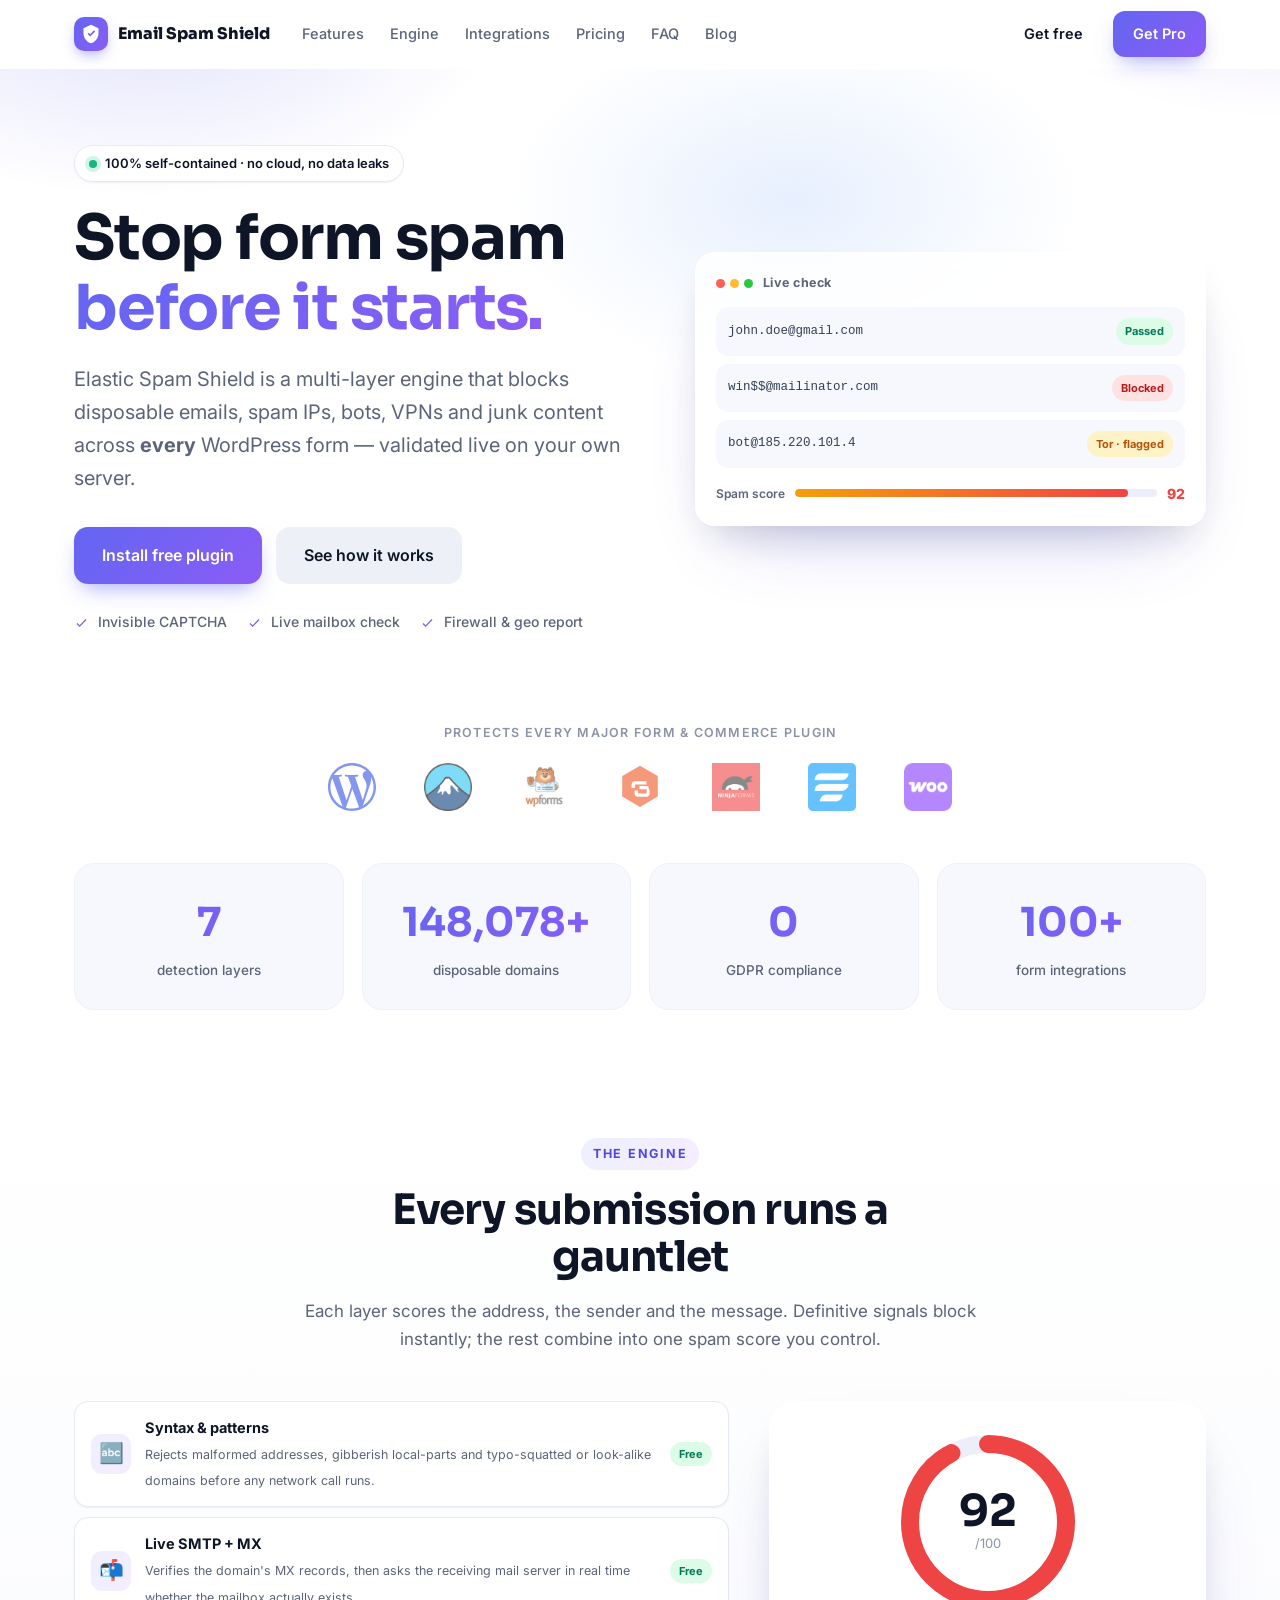
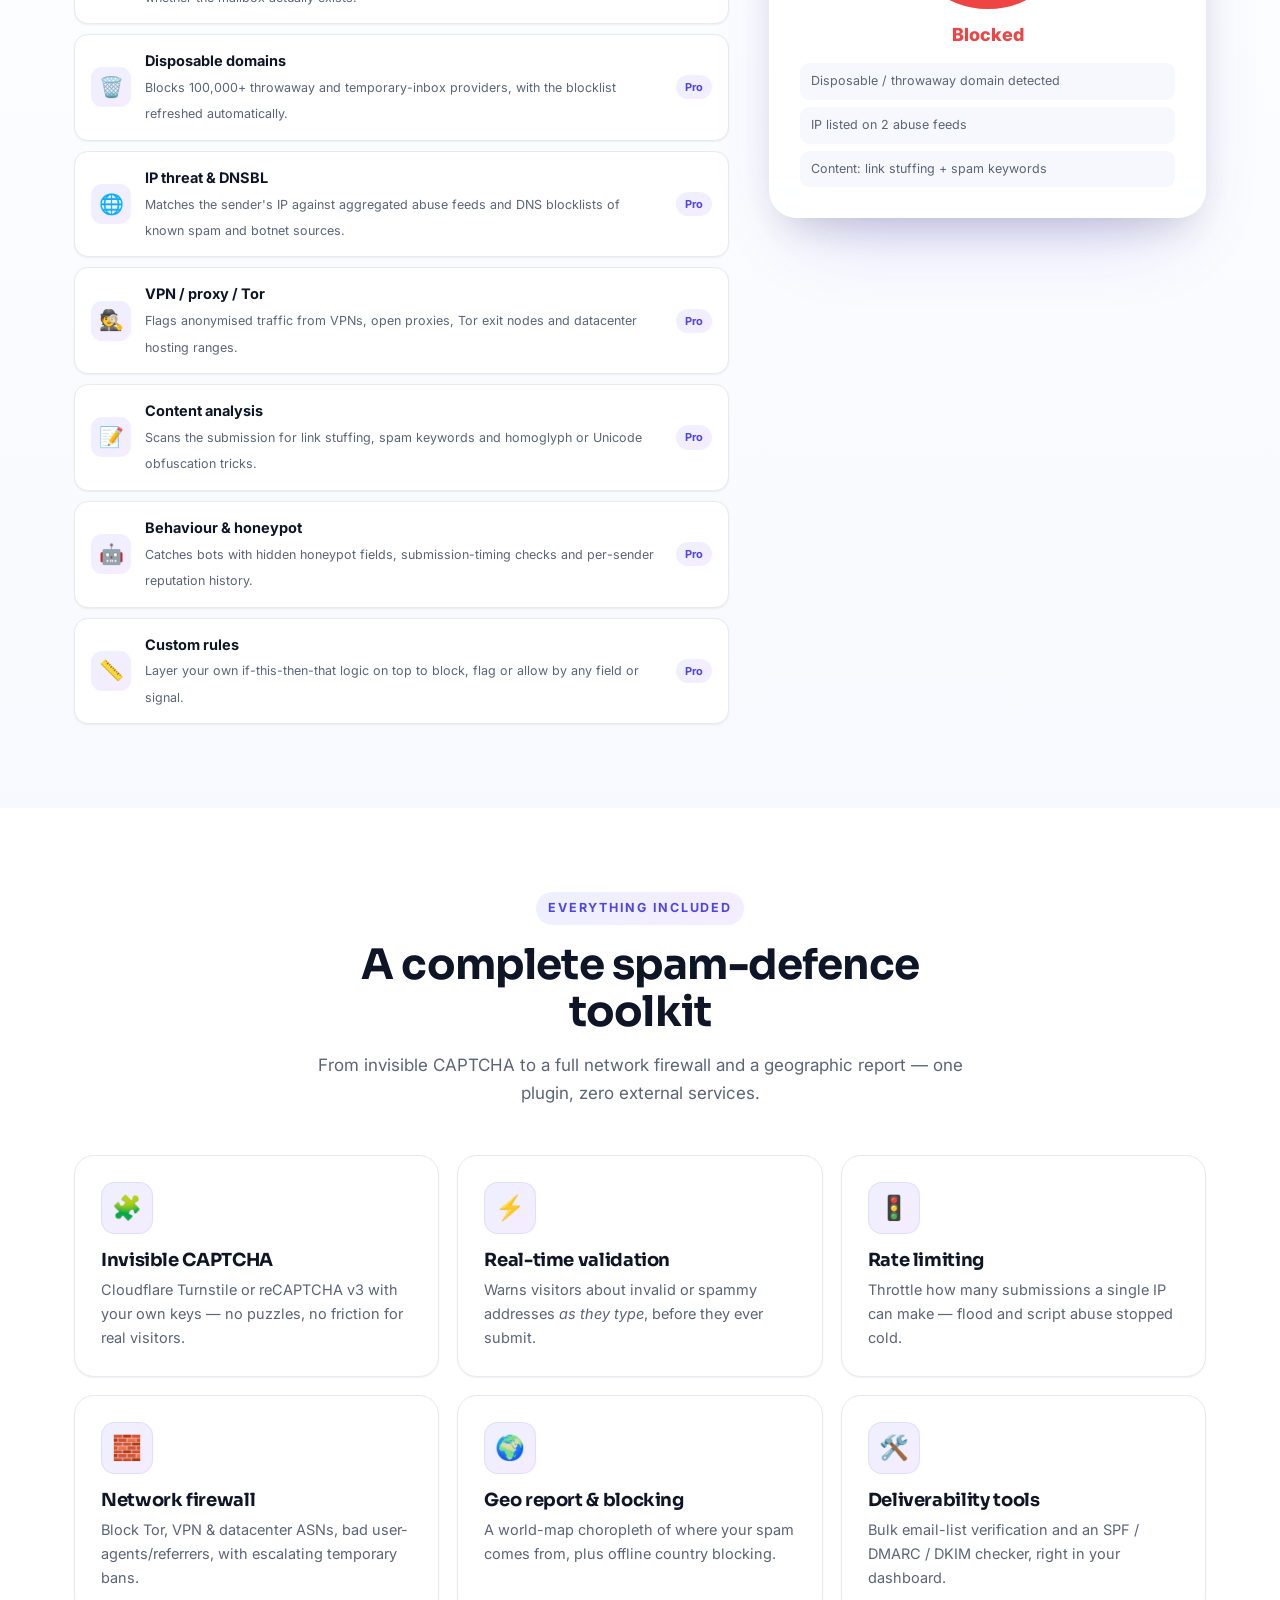
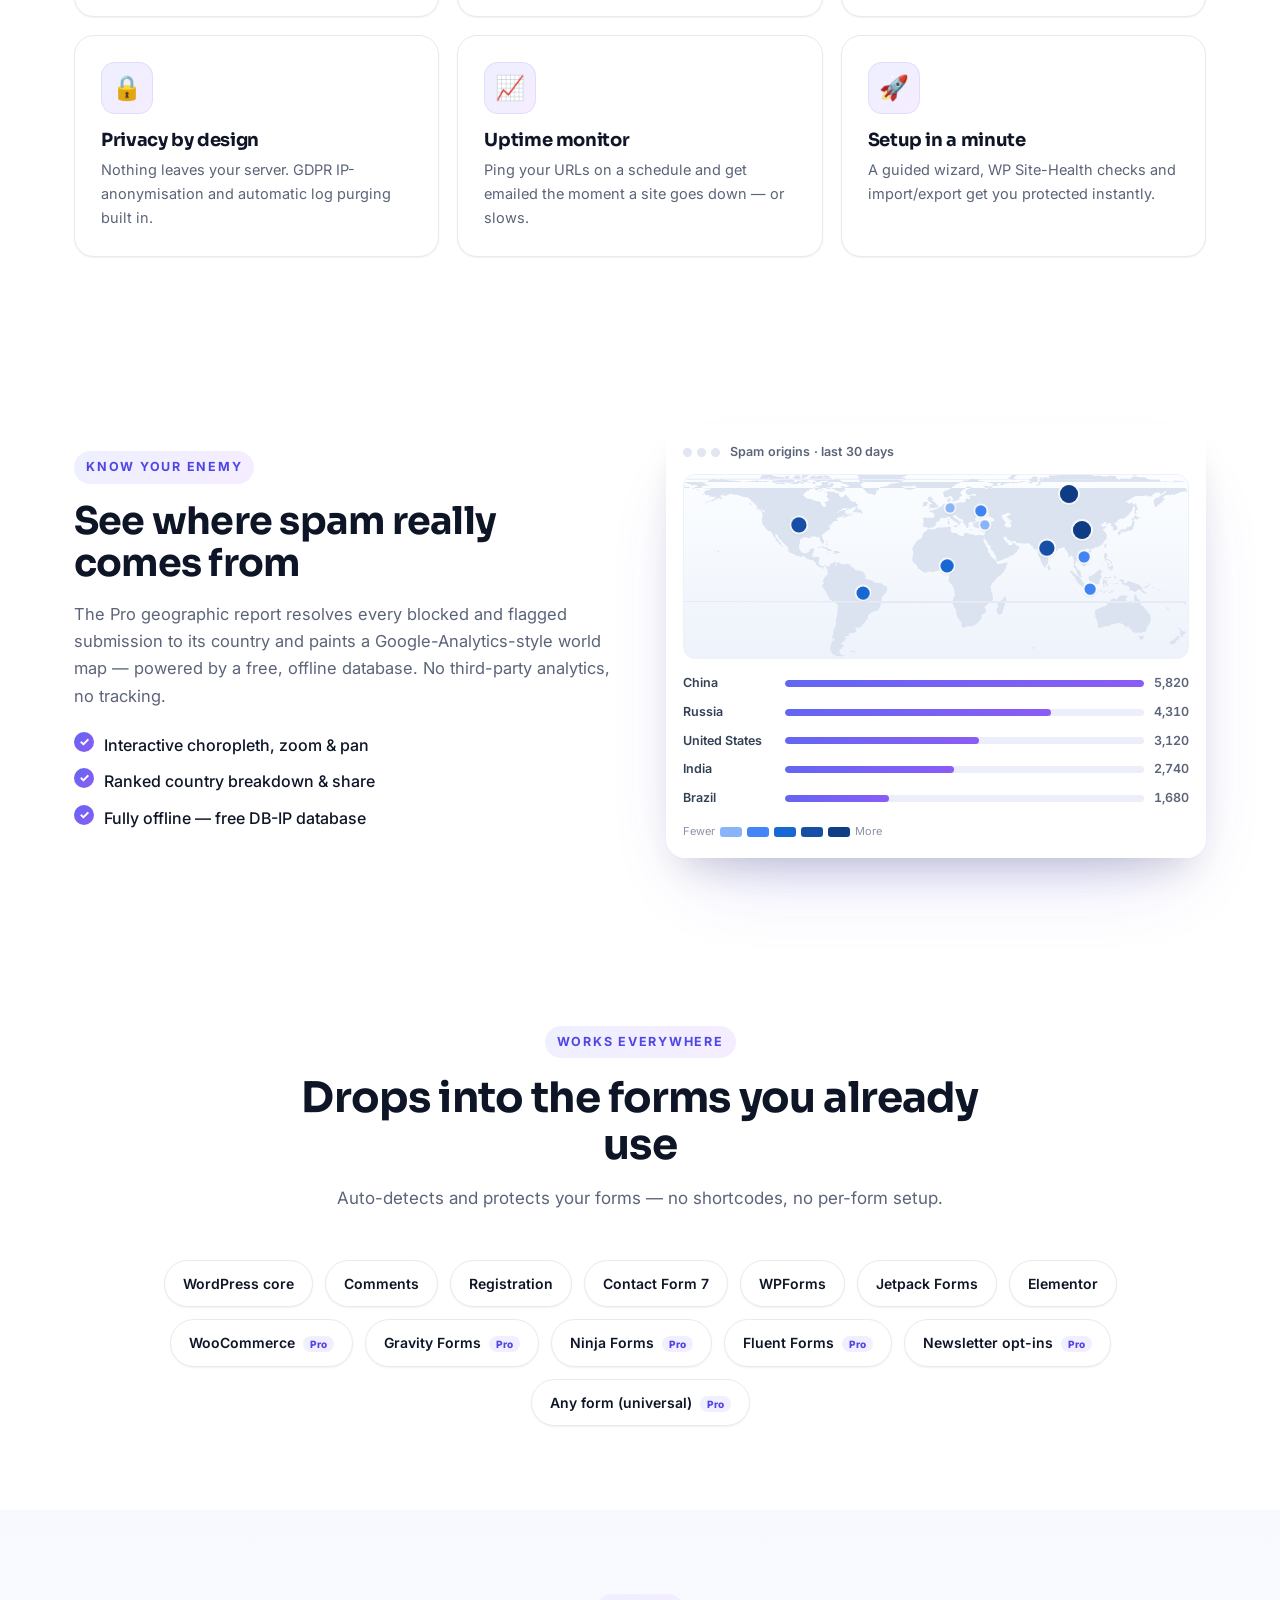
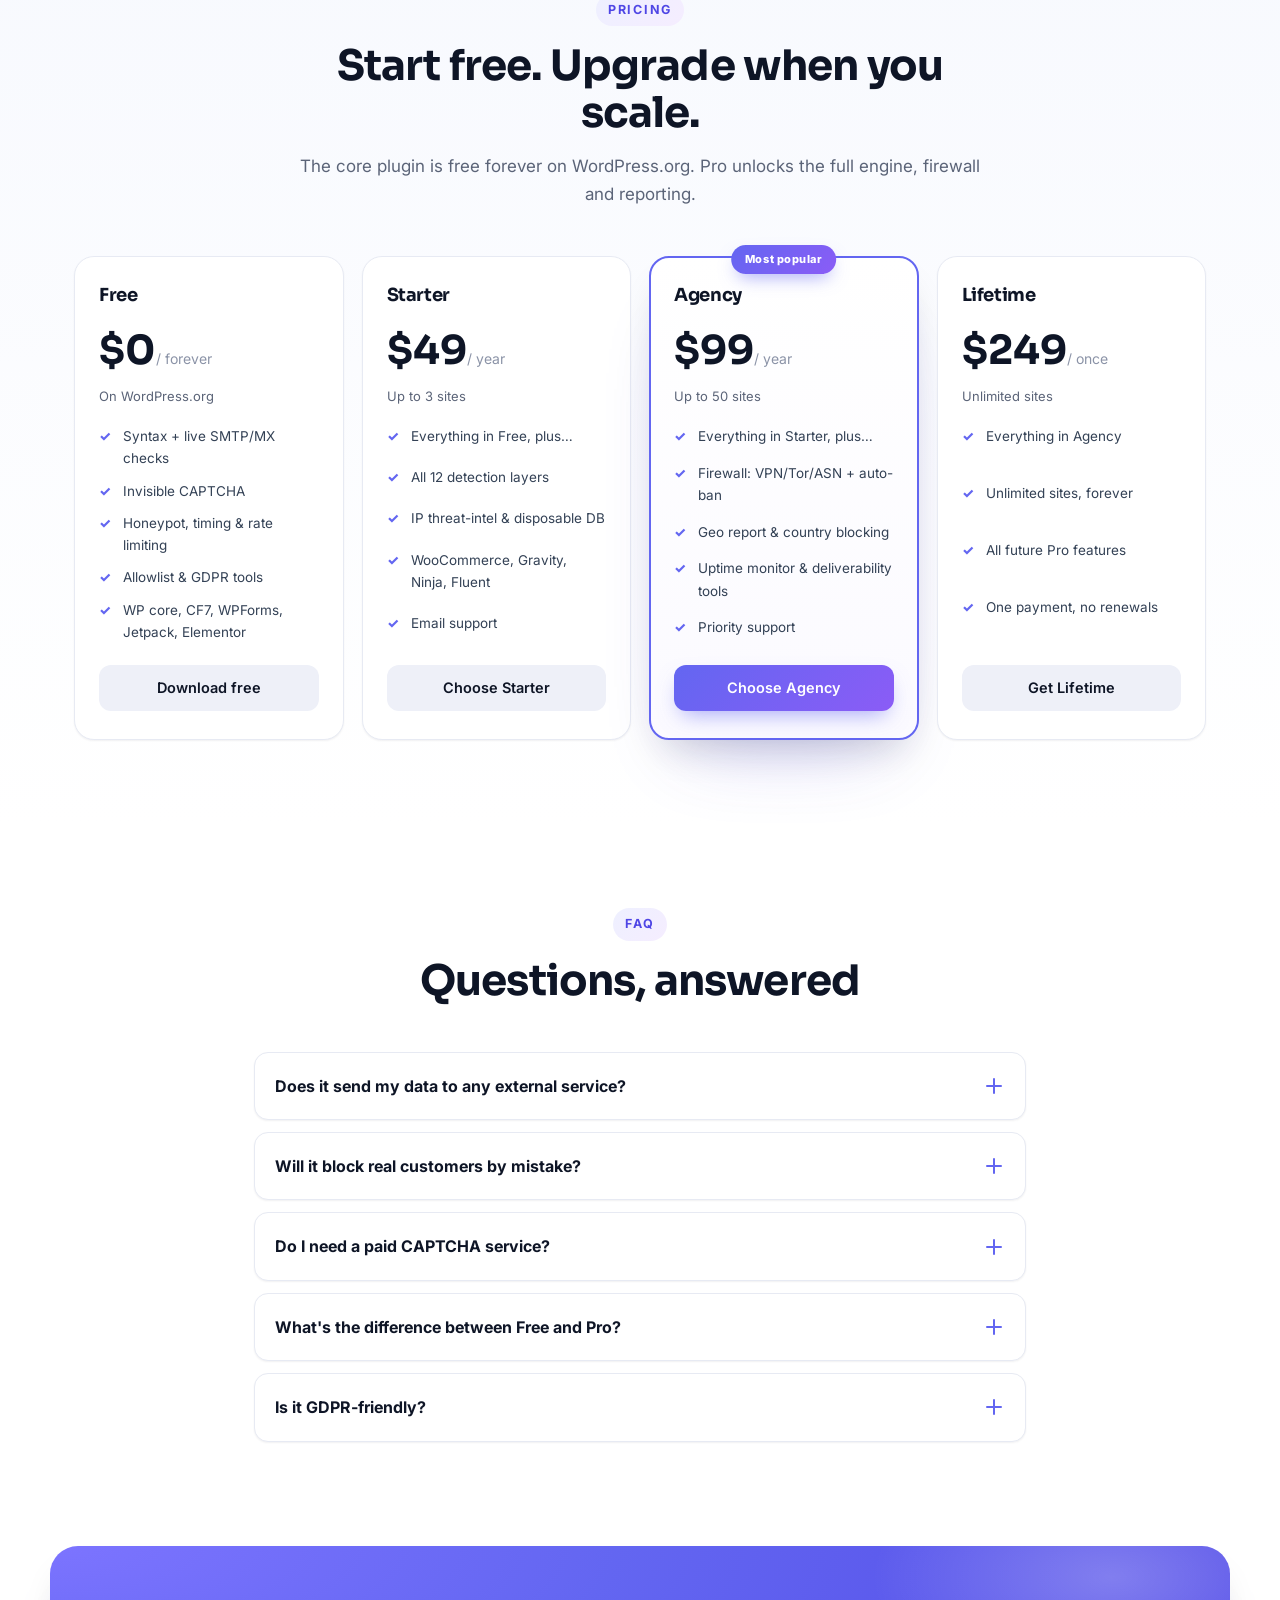
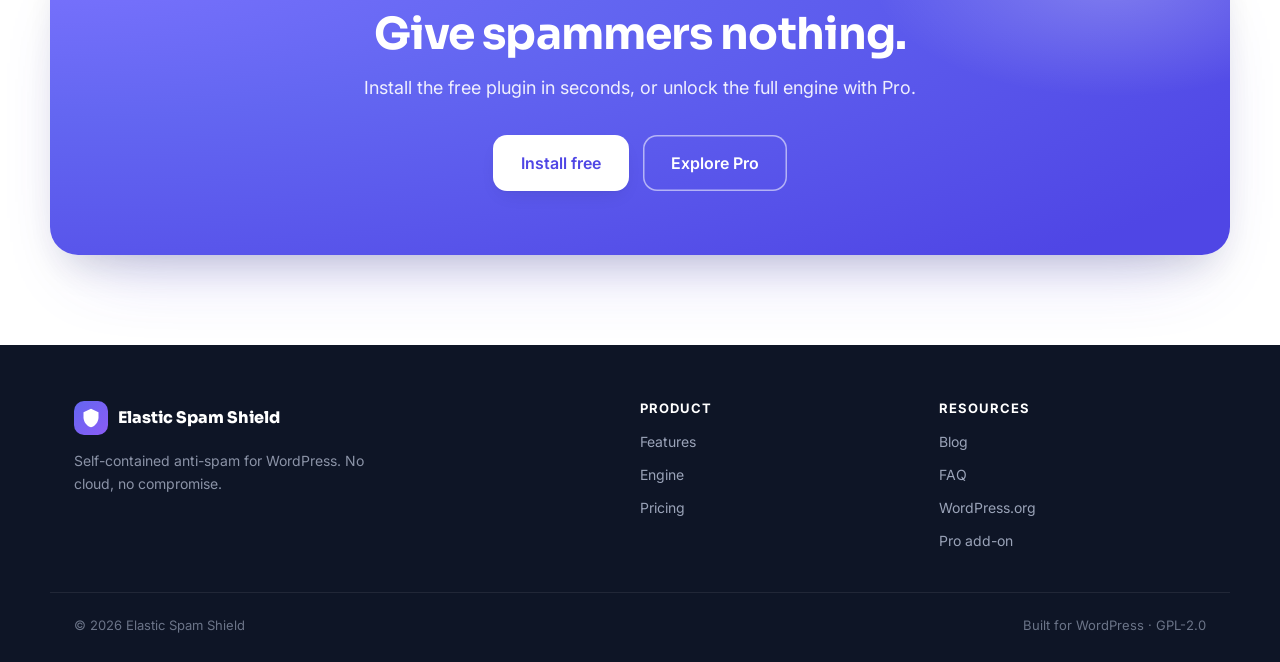
<file: index.html>
<!DOCTYPE html>
<html lang="en" class="no-js">

<head>
    <meta charset="utf-8">
    <meta name="viewport" content="width=device-width, initial-scale=1">

    <meta name="google-site-verification" content="wCppn_9DEZkIM1okCkUS2k0BqOHA5PAUrDPWjwzzSZg">

    <title>Elastic Spam Shield — The self-contained anti-spam engine for WordPress</title>
    <meta name="description" content="Stop form, comment and registration spam on WordPress. A multi-layer engine with invisible CAPTCHA, live mailbox verification, IP threat-intel, a firewall and a geo report — 100% on your own server, no cloud.">
    <meta name="keywords" content="WordPress anti-spam plugin, contact form spam, disposable email blocker, invisible CAPTCHA, spam IP blocking, email validation WordPress, WooCommerce spam, VPN proxy blocking, country blocking WordPress">
    <meta name="author" content="Elastic Spam Shield">
    <meta name="robots" content="index, follow, max-image-preview:large">
    <link rel="canonical" href="https://spamcheckers.github.io/">
    <meta name="theme-color" content="#ffffff">
    <link rel="icon" type="image/svg+xml" href="assets/icon.svg">

    <meta property="og:type" content="website">
    <meta property="og:site_name" content="Elastic Spam Shield">
    <meta property="og:title" content="Elastic Spam Shield — self-contained anti-spam for WordPress">
    <meta property="og:description" content="A multi-layer engine that blocks disposable emails, spam IPs, bots, VPNs and bad content across every WordPress form — nothing leaves your server.">
    <meta property="og:url" content="https://spamcheckers.github.io/">
    <meta property="og:image" content="https://spamcheckers.github.io/assets/og-image.png">
    <meta name="twitter:card" content="summary_large_image">
    <meta name="twitter:title" content="Elastic Spam Shield — self-contained anti-spam for WordPress">
    <meta name="twitter:description" content="Block form, comment & registration spam with a self-contained multi-layer engine, invisible CAPTCHA, a firewall and a geo report.">
    <meta name="twitter:image" content="https://spamcheckers.github.io/assets/og-image.png">

    <link rel="preconnect" href="https://fonts.googleapis.com">
    <link rel="preconnect" href="https://fonts.gstatic.com" crossorigin>
    <link href="https://fonts.googleapis.com/css2?family=Inter:wght@400;500;600;700;800&family=Sora:wght@600;700;800&display=swap" rel="stylesheet">
    <link rel="stylesheet" href="assets/css/style.css">

    <script>
        document.documentElement.classList.remove('no-js');
    </script>
    <script type="application/ld+json">
        {
            "@context": "https://schema.org",
            "@type": "SoftwareApplication",
            "name": "Elastic Spam Shield",
            "applicationCategory": "SecurityApplication",
            "operatingSystem": "WordPress",
            "offers": {
                "@type": "Offer",
                "price": "0",
                "priceCurrency": "USD"
            },
            "description": "A self-contained multi-layer anti-spam engine for WordPress forms."
        }
    </script>
</head>

<body>

    <!-- ══ Nav ═══════════════════════════════════════════════════════════════ -->
    <header class="nav" id="nav">
        <div class="wrap nav__inner">
            <a class="brand" href="#top" aria-label="Elastic Spam Shield home">
                <span class="brand__mark" aria-hidden="true">
                <svg viewBox="0 0 24 24" fill="currentColor"><path d="M12 1L3 5v6c0 5.55 3.84 10.74 9 12 5.16-1.26 9-6.45 9-12V5l-9-4zm-1 14l-3-3 1.41-1.41L11 12.17l4.59-4.58L17 9l-6 6z"/></svg>
            </span>
                <span class="brand__name">Email&nbsp;Spam&nbsp;Shield</span>
            </a>
            <nav class="nav__links" id="navLinks">
                <a href="#features">Features</a>
                <a href="#engine">Engine</a>
                <a href="#integrations">Integrations</a>
                <a href="#pricing">Pricing</a>
                <a href="#faq">FAQ</a>
                <a href="blog/index.html">Blog</a>
            </nav>
            <div class="nav__cta">
                <a class="btn btn--ghost" href="https://wordpress.org/plugins/" target="_blank" rel="noopener">Get&nbsp;free</a>
                <a class="btn btn--primary" href="#pricing">Get&nbsp;Pro</a>
            </div>
            <button class="nav__burger" id="burger" aria-label="Menu" aria-expanded="false"><span></span><span></span><span></span></button>
        </div>
    </header>

    <main id="top">

        <!-- ══ Hero ══════════════════════════════════════════════════════════════ -->
        <section class="hero">
            <div class="hero__glow" aria-hidden="true"></div>
            <div class="wrap hero__grid">
                <div class="hero__copy reveal">
                    <span class="pill"><span class="pill__dot"></span> 100% self-contained · no cloud, no data leaks</span>
                    <h1>Stop form spam <span class="grad">before it starts.</span></h1>
                    <p class="lead">Elastic Spam Shield is a multi-layer engine that blocks disposable emails, spam IPs, bots, VPNs and junk content across <strong>every</strong> WordPress form — validated live on your own server.</p>
                    <div class="hero__actions">
                        <a class="btn btn--primary btn--lg" href="https://wordpress.org/plugins/" target="_blank" rel="noopener">Install free plugin</a>
                        <a class="btn btn--soft btn--lg" href="#engine">See how it works</a>
                    </div>
                    <ul class="hero__ticks">
                        <li>Invisible CAPTCHA</li>
                        <li>Live mailbox check</li>
                        <li>Firewall &amp; geo report</li>
                    </ul>
                </div>

                <div class="hero__art reveal" data-d="1">
                    <div class="verdict-card glass">
                        <div class="verdict-card__head">
                            <span class="dotrow"><i></i><i></i><i></i></span>
                            <span class="verdict-card__title">Live check</span>
                        </div>
                        <div class="verdict-row">
                            <span class="mono">john.doe@gmail.com</span>
                            <span class="tag tag--ok">Passed</span>
                        </div>
                        <div class="verdict-row">
                            <span class="mono">win$$@mailinator.com</span>
                            <span class="tag tag--bad">Blocked</span>
                        </div>
                        <div class="verdict-row">
                            <span class="mono">bot@185.220.101.4</span>
                            <span class="tag tag--warn">Tor · flagged</span>
                        </div>
                        <div class="gauge">
                            <div class="gauge__label">Spam score</div>
                            <div class="gauge__bar"><span style="width:92%"></span></div>
                            <div class="gauge__val">92</div>
                        </div>
                    </div>
                </div>
            </div>
        </section>

        <!-- ══ Trust / logos ═════════════════════════════════════════════════════ -->
        <section class="logos">
            <div class="wrap">
                <p class="logos__label">Protects every major form &amp; commerce plugin</p>
                <div class="logos__row reveal">
                    <img src="assets/logos/wordpress.svg" alt="WordPress" loading="lazy">
                    <img src="assets/logos/contact-form-7.png" alt="Contact Form 7" loading="lazy">
                    <img src="assets/logos/wpforms.png" alt="WPForms" loading="lazy">
                    <img src="assets/logos/gravity-forms.svg" alt="Gravity Forms" loading="lazy">
                    <img src="assets/logos/ninja-forms.png" alt="Ninja Forms" loading="lazy">
                    <img src="assets/logos/fluent-forms.png" alt="Fluent Forms" loading="lazy">
                    <img src="assets/logos/woocommerce.png" alt="WooCommerce" loading="lazy">
                </div>
            </div>
        </section>

        <!-- ══ Stats ═════════════════════════════════════════════════════════════ -->
        <section class="stats">
            <div class="wrap stats__grid">
                <div class="stat reveal"><b data-count="7">0</b><span>detection layers</span></div>
                <div class="stat reveal" data-d="1"><b data-count="148078" data-suffix="+">0</b><span>disposable domains</span></div>
                <div class="stat reveal" data-d="2"><b data-count="GDPR" data-text="GDPR">GDPR</b><span>GDPR compliance</span></div>
                <div class="stat reveal" data-d="3"><b>100+</b><span>form integrations</span></div>
            </div>
        </section>

        <!-- ══ Engine ════════════════════════════════════════════════════════════ -->
        <section class="section engine" id="engine">
            <div class="wrap">
                <div class="section__head reveal">
                    <span class="eyebrow">The engine</span>
                    <h2>Every submission runs a gauntlet</h2>
                    <p>Each layer scores the address, the sender and the message. Definitive signals block instantly; the rest combine into one spam score you control.</p>
                </div>
                <div class="engine__grid">
                    <ul class="layers reveal">
                        <li><span class="layers__ico">🔤</span>
                            <div><b>Syntax &amp; patterns</b><small>Rejects malformed addresses, gibberish local-parts and typo-squatted or look-alike domains before any network call runs.</small></div><span class="layers__free">Free</span></li>
                        <li><span class="layers__ico">📬</span>
                            <div><b>Live SMTP + MX</b><small>Verifies the domain's MX records, then asks the receiving mail server in real time whether the mailbox actually exists.</small></div><span class="layers__free">Free</span></li>
                        <li><span class="layers__ico">🗑️</span>
                            <div><b>Disposable domains</b><small>Blocks 100,000+ throwaway and temporary-inbox providers, with the blocklist refreshed automatically.</small></div><span class="layers__pro">Pro</span></li>
                        <li><span class="layers__ico">🌐</span>
                            <div><b>IP threat &amp; DNSBL</b><small>Matches the sender's IP against aggregated abuse feeds and DNS blocklists of known spam and botnet sources.</small></div><span class="layers__pro">Pro</span></li>
                        <li><span class="layers__ico">🕵️</span>
                            <div><b>VPN / proxy / Tor</b><small>Flags anonymised traffic from VPNs, open proxies, Tor exit nodes and datacenter hosting ranges.</small></div><span class="layers__pro">Pro</span></li>
                        <li><span class="layers__ico">📝</span>
                            <div><b>Content analysis</b><small>Scans the submission for link stuffing, spam keywords and homoglyph or Unicode obfuscation tricks.</small></div><span class="layers__pro">Pro</span></li>
                        <li><span class="layers__ico">🤖</span>
                            <div><b>Behaviour &amp; honeypot</b><small>Catches bots with hidden honeypot fields, submission-timing checks and per-sender reputation history.</small></div><span class="layers__pro">Pro</span></li>
                        <li><span class="layers__ico">📏</span>
                            <div><b>Custom rules</b><small>Layer your own if-this-then-that logic on top to block, flag or allow by any field or signal.</small></div><span class="layers__pro">Pro</span></li>
                    </ul>
                    <div class="engine__panel reveal" data-d="1">
                        <div class="score glass">
                            <div class="score__ring">
                                <svg viewBox="0 0 120 120">
                            <circle cx="60" cy="60" r="52" class="score__track"/>
                            <circle cx="60" cy="60" r="52" class="score__fill" id="scoreArc"/>
                        </svg>
                                <div class="score__num"><b id="scoreNum">0</b><span>/100</span></div>
                            </div>
                            <div class="score__verdict" id="scoreVerdict">Analysing…</div>
                            <div class="score__reasons" id="scoreReasons"></div>
                        </div>
                    </div>
                </div>
            </div>
        </section>

        <!-- ══ Features ══════════════════════════════════════════════════════════ -->
        <section class="section" id="features">
            <div class="wrap">
                <div class="section__head reveal">
                    <span class="eyebrow">Everything included</span>
                    <h2>A complete spam-defence toolkit</h2>
                    <p>From invisible CAPTCHA to a full network firewall and a geographic report — one plugin, zero external services.</p>
                </div>
                <div class="cards">
                    <article class="card reveal">
                        <div class="card__ico grad-ico">🧩</div>
                        <h3>Invisible CAPTCHA</h3>
                        <p>Cloudflare Turnstile or reCAPTCHA v3 with your own keys — no puzzles, no friction for real visitors.</p>
                    </article>
                    <article class="card reveal" data-d="1">
                        <div class="card__ico grad-ico">⚡</div>
                        <h3>Real-time validation</h3>
                        <p>Warns visitors about invalid or spammy addresses <em>as they type</em>, before they ever submit.</p>
                    </article>
                    <article class="card reveal" data-d="2">
                        <div class="card__ico grad-ico">🚦</div>
                        <h3>Rate limiting</h3>
                        <p>Throttle how many submissions a single IP can make — flood and script abuse stopped cold.</p>
                    </article>
                    <article class="card reveal">
                        <div class="card__ico grad-ico">🧱</div>
                        <h3>Network firewall</h3>
                        <p>Block Tor, VPN &amp; datacenter ASNs, bad user-agents/referrers, with escalating temporary bans.</p>
                    </article>
                    <article class="card reveal" data-d="1">
                        <div class="card__ico grad-ico">🌍</div>
                        <h3>Geo report &amp; blocking</h3>
                        <p>A world-map choropleth of where your spam comes from, plus offline country blocking.</p>
                    </article>
                    <article class="card reveal" data-d="2">
                        <div class="card__ico grad-ico">🛠️</div>
                        <h3>Deliverability tools</h3>
                        <p>Bulk email-list verification and an SPF / DMARC / DKIM checker, right in your dashboard.</p>
                    </article>
                    <article class="card reveal">
                        <div class="card__ico grad-ico">🔒</div>
                        <h3>Privacy by design</h3>
                        <p>Nothing leaves your server. GDPR IP-anonymisation and automatic log purging built in.</p>
                    </article>
                    <article class="card reveal" data-d="1">
                        <div class="card__ico grad-ico">📈</div>
                        <h3>Uptime monitor</h3>
                        <p>Ping your URLs on a schedule and get emailed the moment a site goes down — or slows.</p>
                    </article>
                    <article class="card reveal" data-d="2">
                        <div class="card__ico grad-ico">🚀</div>
                        <h3>Setup in a minute</h3>
                        <p>A guided wizard, WP Site-Health checks and import/export get you protected instantly.</p>
                    </article>
                </div>
            </div>
        </section>

        <!-- ══ Geo highlight ═════════════════════════════════════════════════════ -->
        <section class="section geo">
            <div class="wrap geo__grid">
                <div class="geo__copy reveal">
                    <span class="eyebrow">Know your enemy</span>
                    <h2>See where spam really comes from</h2>
                    <p>The Pro geographic report resolves every blocked and flagged submission to its country and paints a Google-Analytics-style world map — powered by a free, offline database. No third-party analytics, no tracking.</p>
                    <ul class="checklist">
                        <li>Interactive choropleth, zoom &amp; pan</li>
                        <li>Ranked country breakdown &amp; share</li>
                        <li>Fully offline — free DB-IP database</li>
                    </ul>
                </div>
                <div class="geo__art reveal" data-d="1">
                    <div class="mapcard glass">
                        <div class="mapcard__head">
                            <span class="mapcard__dots"><i></i><i></i><i></i></span>
                            <span class="mapcard__title">Spam origins · last 30 days</span>
                        </div>
                        <div class="worldmap" id="spamMap">
                            <img class="worldmap__img" src="assets/world.svg" width="1000" height="363" alt="World map showing where blocked spam originates" loading="lazy">
                        </div>
                        <ol class="maprank" id="spamRank" aria-label="Top spam origin countries"></ol>
                        <div class="mapcard__legend"><span>Fewer</span><i style="background:#8ab4f8"></i><i style="background:#4285f4"></i><i style="background:#1967d2"></i><i style="background:#174ea6"></i><i style="background:#0f3d86"></i><span>More</span></div>
                    </div>
                </div>
            </div>
        </section>

        <!-- ══ Integrations ══════════════════════════════════════════════════════ -->
        <section class="section" id="integrations">
            <div class="wrap">
                <div class="section__head reveal">
                    <span class="eyebrow">Works everywhere</span>
                    <h2>Drops into the forms you already use</h2>
                    <p>Auto-detects and protects your forms — no shortcodes, no per-form setup.</p>
                </div>
                <div class="chips reveal">
                    <span class="chip">WordPress core</span>
                    <span class="chip">Comments</span>
                    <span class="chip">Registration</span>
                    <span class="chip">Contact Form 7</span>
                    <span class="chip">WPForms</span>
                    <span class="chip">Jetpack Forms</span>
                    <span class="chip">Elementor</span>
                    <span class="chip chip--pro">WooCommerce</span>
                    <span class="chip chip--pro">Gravity Forms</span>
                    <span class="chip chip--pro">Ninja Forms</span>
                    <span class="chip chip--pro">Fluent Forms</span>
                    <span class="chip chip--pro">Newsletter opt-ins</span>
                    <span class="chip chip--pro">Any form (universal)</span>
                </div>
            </div>
        </section>

        <!-- ══ Pricing ═══════════════════════════════════════════════════════════ -->
        <section class="section pricing" id="pricing">
            <div class="wrap">
                <div class="section__head reveal">
                    <span class="eyebrow">Pricing</span>
                    <h2>Start free. Upgrade when you scale.</h2>
                    <p>The core plugin is free forever on WordPress.org. Pro unlocks the full engine, firewall and reporting.</p>
                </div>
                <div class="tiers">
                    <article class="tier reveal">
                        <h3>Free</h3>
                        <div class="tier__price"><b>$0</b><span>/ forever</span></div>
                        <p class="tier__sub">On WordPress.org</p>
                        <ul>
                            <li>Syntax + live SMTP/MX checks</li>
                            <li>Invisible CAPTCHA</li>
                            <li>Honeypot, timing &amp; rate limiting</li>
                            <li>Allowlist &amp; GDPR tools</li>
                            <li>WP core, CF7, WPForms, Jetpack, Elementor</li>
                        </ul>
                        <a class="btn btn--soft btn--block" href="https://wordpress.org/plugins/" target="_blank" rel="noopener">Download free</a>
                    </article>
                    <article class="tier reveal" data-d="1">
                        <h3>Starter</h3>
                        <div class="tier__price"><b>$49</b><span>/ year</span></div>
                        <p class="tier__sub">Up to 3 sites</p>
                        <ul>
                            <li>Everything in Free, plus…</li>
                            <li>All 12 detection layers</li>
                            <li>IP threat-intel &amp; disposable DB</li>
                            <li>WooCommerce, Gravity, Ninja, Fluent</li>
                            <li>Email support</li>
                        </ul>
                        <a class="btn btn--soft btn--block" data-fs-plan="52908" href="https://checkout.freemius.com/plugin/32247/plan/52908/" target="_blank" rel="noopener">Choose Starter</a>
                    </article>
                    <article class="tier tier--pop reveal" data-d="2">
                        <span class="tier__flag">Most popular</span>
                        <h3>Agency</h3>
                        <div class="tier__price"><b>$99</b><span>/ year</span></div>
                        <p class="tier__sub">Up to 50 sites</p>
                        <ul>
                            <li>Everything in Starter, plus…</li>
                            <li>Firewall: VPN/Tor/ASN + auto-ban</li>
                            <li>Geo report &amp; country blocking</li>
                            <li>Uptime monitor &amp; deliverability tools</li>
                            <li>Priority support</li>
                        </ul>
                        <a class="btn btn--primary btn--block" data-fs-plan="52909" href="https://checkout.freemius.com/plugin/32247/plan/52909/" target="_blank" rel="noopener">Choose Agency</a>
                    </article>
                    <article class="tier reveal" data-d="3">
                        <h3>Lifetime</h3>
                        <div class="tier__price"><b>$249</b><span>/ once</span></div>
                        <p class="tier__sub">Unlimited sites</p>
                        <ul>
                            <li>Everything in Agency</li>
                            <li>Unlimited sites, forever</li>
                            <li>All future Pro features</li>
                            <li>One payment, no renewals</li>
                        </ul>
                        <a class="btn btn--soft btn--block" data-fs-plan="52910" href="https://checkout.freemius.com/plugin/32247/plan/52910/" target="_blank" rel="noopener">Get Lifetime</a>
                    </article>
                </div>
            </div>
        </section>

        <!-- ══ FAQ ═══════════════════════════════════════════════════════════════ -->
        <section class="section faq" id="faq">
            <div class="wrap wrap--narrow">
                <div class="section__head reveal">
                    <span class="eyebrow">FAQ</span>
                    <h2>Questions, answered</h2>
                </div>
                <div class="acc reveal">
                    <details>
                        <summary>Does it send my data to any external service?<i></i></summary>
                        <p>No. The engine runs entirely on your server. SMTP checks talk directly to the recipient's mail server, and the geo database is stored locally. Nothing about your visitors is sent to us or anyone else.</p>
                    </details>
                    <details>
                        <summary>Will it block real customers by mistake?<i></i></summary>
                        <p>Every layer is tunable and you can set an allowlist for trusted domains, emails and IPs. Thresholds, hard-block rules and a "flag instead of block" mode give you full control.</p>
                    </details>
                    <details>
                        <summary>Do I need a paid CAPTCHA service?<i></i></summary>
                        <p>CAPTCHA is optional and uses your own free Cloudflare Turnstile or Google reCAPTCHA v3 keys. The engine already stops most spam without it.</p>
                    </details>
                    <details>
                        <summary>What's the difference between Free and Pro?<i></i></summary>
                        <p>Free covers core validation, CAPTCHA, honeypot, rate limiting and the common form plugins. Pro adds the full detection stack, the network firewall, the geo report, deliverability tools and every integration.</p>
                    </details>
                    <details>
                        <summary>Is it GDPR-friendly?<i></i></summary>
                        <p>Yes — optional IP anonymisation, automatic log purging on a schedule, and zero third-party data sharing by design.</p>
                    </details>
                </div>
            </div>
        </section>

        <!-- ══ CTA ═══════════════════════════════════════════════════════════════ -->
        <section class="cta">
            <div class="wrap cta__box reveal">
                <h2>Give spammers nothing.</h2>
                <p>Install the free plugin in seconds, or unlock the full engine with Pro.</p>
                <div class="hero__actions">
                    <a class="btn btn--light btn--lg" href="https://wordpress.org/plugins/" target="_blank" rel="noopener">Install free</a>
                    <a class="btn btn--outline btn--lg" href="#pricing">Explore Pro</a>
                </div>
            </div>
        </section>

    </main>

    <footer class="foot">
        <div class="wrap foot__grid">
            <div class="foot__brand">
                <a class="brand" href="#top"><span class="brand__mark"><svg viewBox="0 0 24 24" fill="currentColor"><path d="M12 1L3 5v6c0 5.55 3.84 10.74 9 12 5.16-1.26 9-6.45 9-12V5l-9-4z"/></svg></span><span class="brand__name">Elastic Spam Shield</span></a>
                <p>Self-contained anti-spam for WordPress. No cloud, no compromise.</p>
            </div>
            <nav>
                <h4>Product</h4><a href="#features">Features</a><a href="#engine">Engine</a><a href="#pricing">Pricing</a></nav>
            <nav>
                <h4>Resources</h4><a href="blog/index.html">Blog</a><a href="#faq">FAQ</a><a href="https://wordpress.org/plugins/" target="_blank" rel="noopener">WordPress.org</a><a href="https://spamcheckers.github.io" target="_blank" rel="noopener">Pro add-on</a></nav>
        </div>
        <div class="wrap foot__bar"><span>© <span id="yr"></span> Elastic Spam Shield</span><span>Built for WordPress · GPL-2.0</span></div>
    </footer>

    <script src="https://checkout.freemius.com/checkout.min.js"></script>
    <script src="assets/js/geomap.js" defer></script>
    <script src="assets/js/main.js" defer></script>
</body>

</html>
</file>
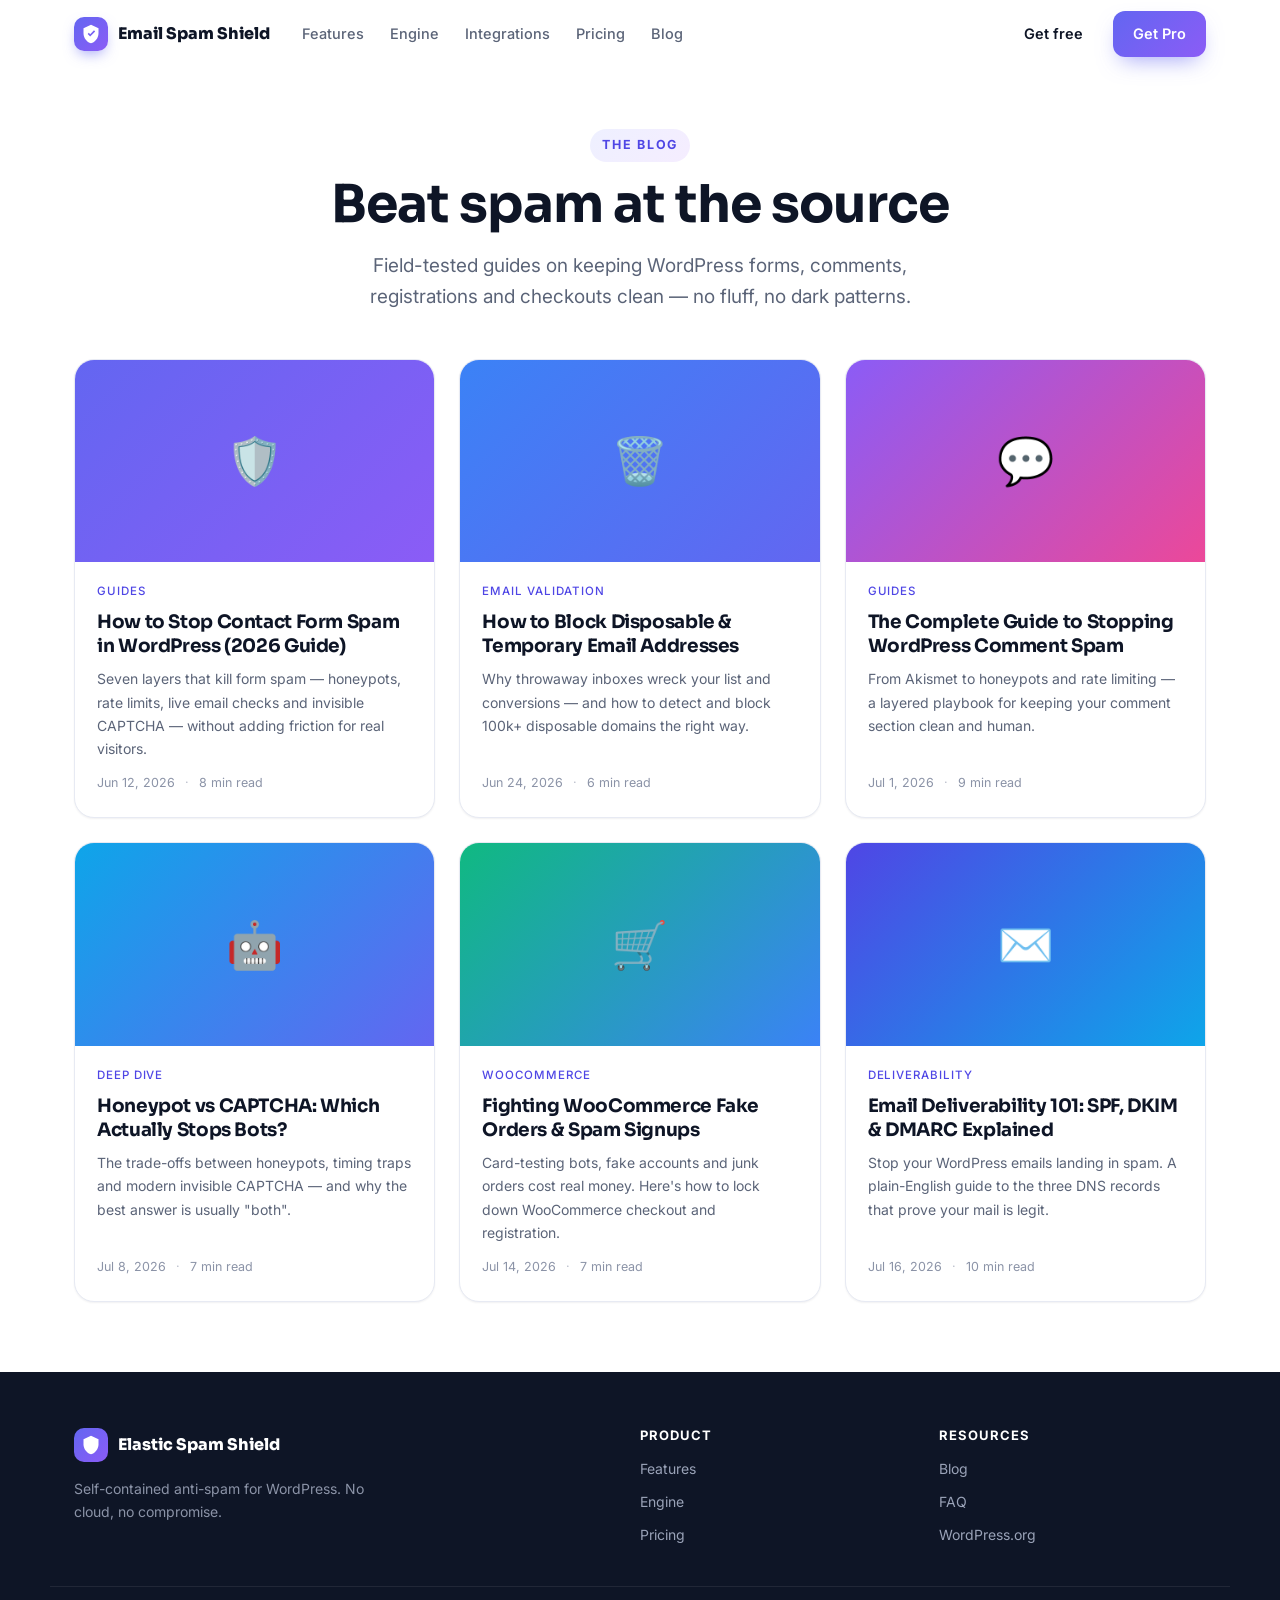
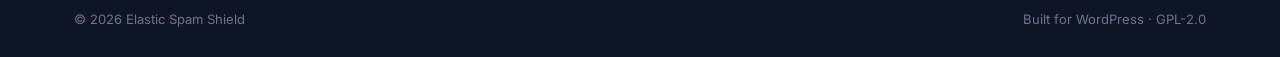
<file: blog/index.html>
<!DOCTYPE html>
<html lang="en" class="no-js">

<head>
    <meta charset="utf-8">
    <meta name="viewport" content="width=device-width, initial-scale=1">
    <title>Blog — Elastic Spam Shield | WordPress anti-spam guides</title>
    <meta name="description" content="Practical guides on stopping WordPress form, comment and registration spam — disposable email blocking, honeypots vs CAPTCHA, WooCommerce fraud, email deliverability and more.">
    <meta name="robots" content="index, follow, max-image-preview:large">
    <link rel="canonical" href="https://spamcheckers.github.io/blog/">
    <meta name="theme-color" content="#ffffff">
    <link rel="icon" type="image/svg+xml" href="../assets/icon.svg">

    <meta property="og:type" content="website">
    <meta property="og:site_name" content="Elastic Spam Shield">
    <meta property="og:title" content="Elastic Spam Shield Blog — WordPress anti-spam guides">
    <meta property="og:description" content="Guides on stopping WordPress spam: disposable emails, comment spam, bots, WooCommerce fraud and email deliverability.">
    <meta property="og:url" content="https://spamcheckers.github.io/blog/">

    <link rel="preconnect" href="https://fonts.googleapis.com">
    <link rel="preconnect" href="https://fonts.gstatic.com" crossorigin>
    <link href="https://fonts.googleapis.com/css2?family=Inter:wght@400;500;600;700;800&family=Sora:wght@600;700;800&display=swap" rel="stylesheet">
    <link rel="stylesheet" href="../assets/css/style.css">

    <script>
        document.documentElement.classList.remove('no-js');
    </script>
</head>

<body>

    <header class="nav" id="nav">
        <div class="wrap nav__inner">
            <a class="brand" href="../index.html" aria-label="Elastic Spam Shield home">
                <span class="brand__mark" aria-hidden="true"><svg viewBox="0 0 24 24" fill="currentColor"><path d="M12 1L3 5v6c0 5.55 3.84 10.74 9 12 5.16-1.26 9-6.45 9-12V5l-9-4zm-1 14l-3-3 1.41-1.41L11 12.17l4.59-4.58L17 9l-6 6z"/></svg></span>
                <span class="brand__name">Email&nbsp;Spam&nbsp;Shield</span>
            </a>
            <nav class="nav__links" id="navLinks">
                <a href="../index.html#features">Features</a>
                <a href="../index.html#engine">Engine</a>
                <a href="../index.html#integrations">Integrations</a>
                <a href="../index.html#pricing">Pricing</a>
                <a href="index.html" aria-current="page">Blog</a>
            </nav>
            <div class="nav__cta">
                <a class="btn btn--ghost" href="https://wordpress.org/plugins/" target="_blank" rel="noopener">Get&nbsp;free</a>
                <a class="btn btn--primary" href="../index.html#pricing">Get&nbsp;Pro</a>
            </div>
            <button class="nav__burger" id="burger" aria-label="Menu" aria-expanded="false"><span></span><span></span><span></span></button>
        </div>
    </header>

    <main id="top">
        <section class="pagehead">
            <div class="wrap">
                <span class="eyebrow">The blog</span>
                <h1>Beat spam at the source</h1>
                <p>Field-tested guides on keeping WordPress forms, comments, registrations and checkouts clean — no fluff, no dark patterns.</p>
            </div>
        </section>

        <section>
            <div class="wrap">
                <div class="postgrid">

                    <article class="postcard reveal">
                        <a class="postcard__thumb" href="how-to-stop-contact-form-spam-wordpress.html" style="background:linear-gradient(135deg,#6366f1,#8b5cf6)" aria-hidden="true">🛡️</a>
                        <div class="postcard__body">
                            <span class="postcard__cat">Guides</span>
                            <h2><a href="how-to-stop-contact-form-spam-wordpress.html">How to Stop Contact Form Spam in WordPress (2026 Guide)</a></h2>
                            <p>Seven layers that kill form spam — honeypots, rate limits, live email checks and invisible CAPTCHA — without adding friction for real visitors.</p>
                            <div class="postcard__meta"><span>Jun 12, 2026</span><span>8 min read</span></div>
                        </div>
                    </article>

                    <article class="postcard reveal" data-d="1">
                        <a class="postcard__thumb" href="block-disposable-temporary-email-addresses.html" style="background:linear-gradient(135deg,#3b82f6,#6366f1)" aria-hidden="true">🗑️</a>
                        <div class="postcard__body">
                            <span class="postcard__cat">Email validation</span>
                            <h2><a href="block-disposable-temporary-email-addresses.html">How to Block Disposable &amp; Temporary Email Addresses</a></h2>
                            <p>Why throwaway inboxes wreck your list and conversions — and how to detect and block 100k+ disposable domains the right way.</p>
                            <div class="postcard__meta"><span>Jun 24, 2026</span><span>6 min read</span></div>
                        </div>
                    </article>

                    <article class="postcard reveal" data-d="2">
                        <a class="postcard__thumb" href="wordpress-comment-spam-prevention-guide.html" style="background:linear-gradient(135deg,#8b5cf6,#ec4899)" aria-hidden="true">💬</a>
                        <div class="postcard__body">
                            <span class="postcard__cat">Guides</span>
                            <h2><a href="wordpress-comment-spam-prevention-guide.html">The Complete Guide to Stopping WordPress Comment Spam</a></h2>
                            <p>From Akismet to honeypots and rate limiting — a layered playbook for keeping your comment section clean and human.</p>
                            <div class="postcard__meta"><span>Jul 1, 2026</span><span>9 min read</span></div>
                        </div>
                    </article>

                    <article class="postcard reveal">
                        <a class="postcard__thumb" href="honeypot-vs-captcha-bot-protection.html" style="background:linear-gradient(135deg,#0ea5e9,#6366f1)" aria-hidden="true">🤖</a>
                        <div class="postcard__body">
                            <span class="postcard__cat">Deep dive</span>
                            <h2><a href="honeypot-vs-captcha-bot-protection.html">Honeypot vs CAPTCHA: Which Actually Stops Bots?</a></h2>
                            <p>The trade-offs between honeypots, timing traps and modern invisible CAPTCHA — and why the best answer is usually "both".</p>
                            <div class="postcard__meta"><span>Jul 8, 2026</span><span>7 min read</span></div>
                        </div>
                    </article>

                    <article class="postcard reveal" data-d="1">
                        <a class="postcard__thumb" href="woocommerce-spam-fake-orders-signups.html" style="background:linear-gradient(135deg,#10b981,#3b82f6)" aria-hidden="true">🛒</a>
                        <div class="postcard__body">
                            <span class="postcard__cat">WooCommerce</span>
                            <h2><a href="woocommerce-spam-fake-orders-signups.html">Fighting WooCommerce Fake Orders &amp; Spam Signups</a></h2>
                            <p>Card-testing bots, fake accounts and junk orders cost real money. Here's how to lock down WooCommerce checkout and registration.</p>
                            <div class="postcard__meta"><span>Jul 14, 2026</span><span>7 min read</span></div>
                        </div>
                    </article>

                    <article class="postcard reveal" data-d="2">
                        <a class="postcard__thumb" href="email-deliverability-spf-dkim-dmarc.html" style="background:linear-gradient(135deg,#4f46e5,#0ea5e9)" aria-hidden="true">✉️</a>
                        <div class="postcard__body">
                            <span class="postcard__cat">Deliverability</span>
                            <h2><a href="email-deliverability-spf-dkim-dmarc.html">Email Deliverability 101: SPF, DKIM &amp; DMARC Explained</a></h2>
                            <p>Stop your WordPress emails landing in spam. A plain-English guide to the three DNS records that prove your mail is legit.</p>
                            <div class="postcard__meta"><span>Jul 16, 2026</span><span>10 min read</span></div>
                        </div>
                    </article>

                </div>
            </div>
        </section>
    </main>

    <footer class="foot">
        <div class="wrap foot__grid">
            <div class="foot__brand">
                <a class="brand" href="../index.html"><span class="brand__mark"><svg viewBox="0 0 24 24" fill="currentColor"><path d="M12 1L3 5v6c0 5.55 3.84 10.74 9 12 5.16-1.26 9-6.45 9-12V5l-9-4z"/></svg></span><span class="brand__name">Elastic Spam Shield</span></a>
                <p>Self-contained anti-spam for WordPress. No cloud, no compromise.</p>
            </div>
            <nav>
                <h4>Product</h4><a href="../index.html#features">Features</a><a href="../index.html#engine">Engine</a><a href="../index.html#pricing">Pricing</a></nav>
            <nav>
                <h4>Resources</h4><a href="index.html">Blog</a><a href="../index.html#faq">FAQ</a><a href="https://wordpress.org/plugins/" target="_blank" rel="noopener">WordPress.org</a></nav>
        </div>
        <div class="wrap foot__bar"><span>© <span id="yr"></span> Elastic Spam Shield</span><span>Built for WordPress · GPL-2.0</span></div>
    </footer>

    <script src="../assets/js/main.js" defer></script>
</body>

</html>
</file>
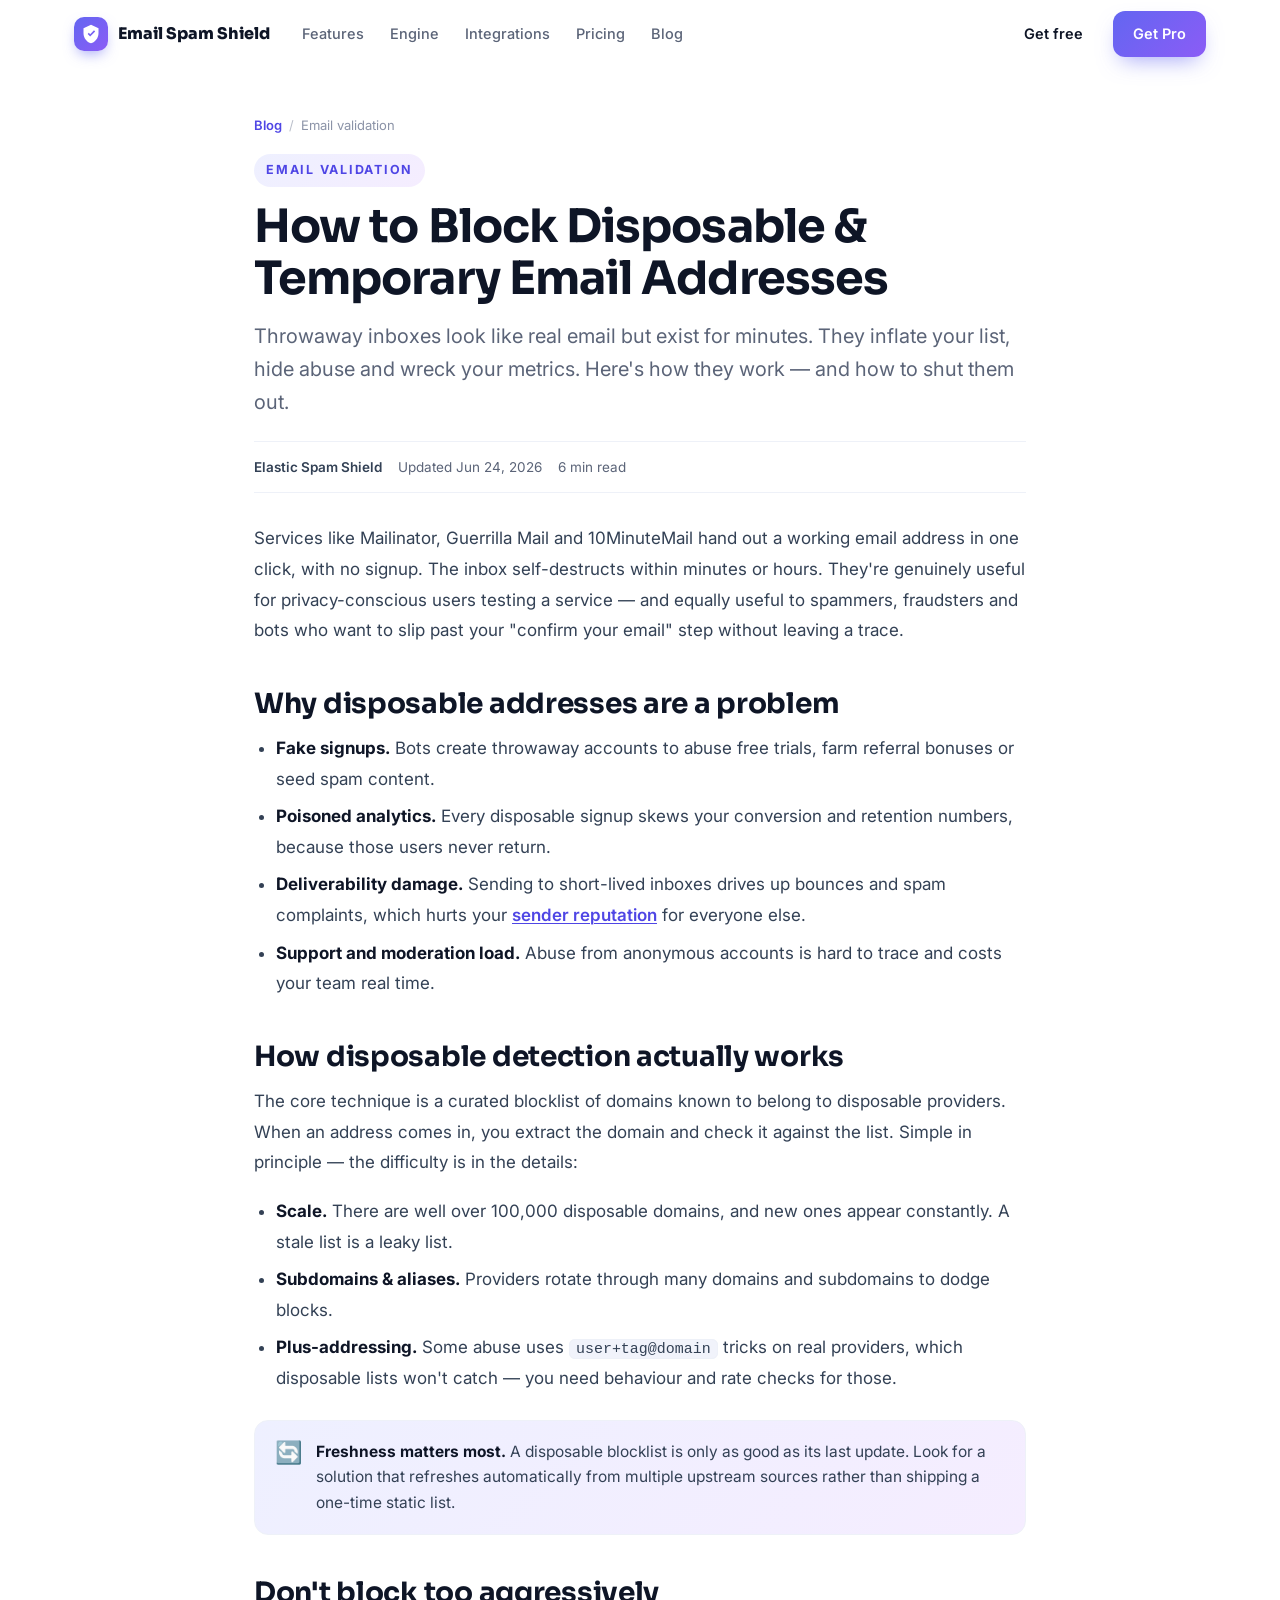
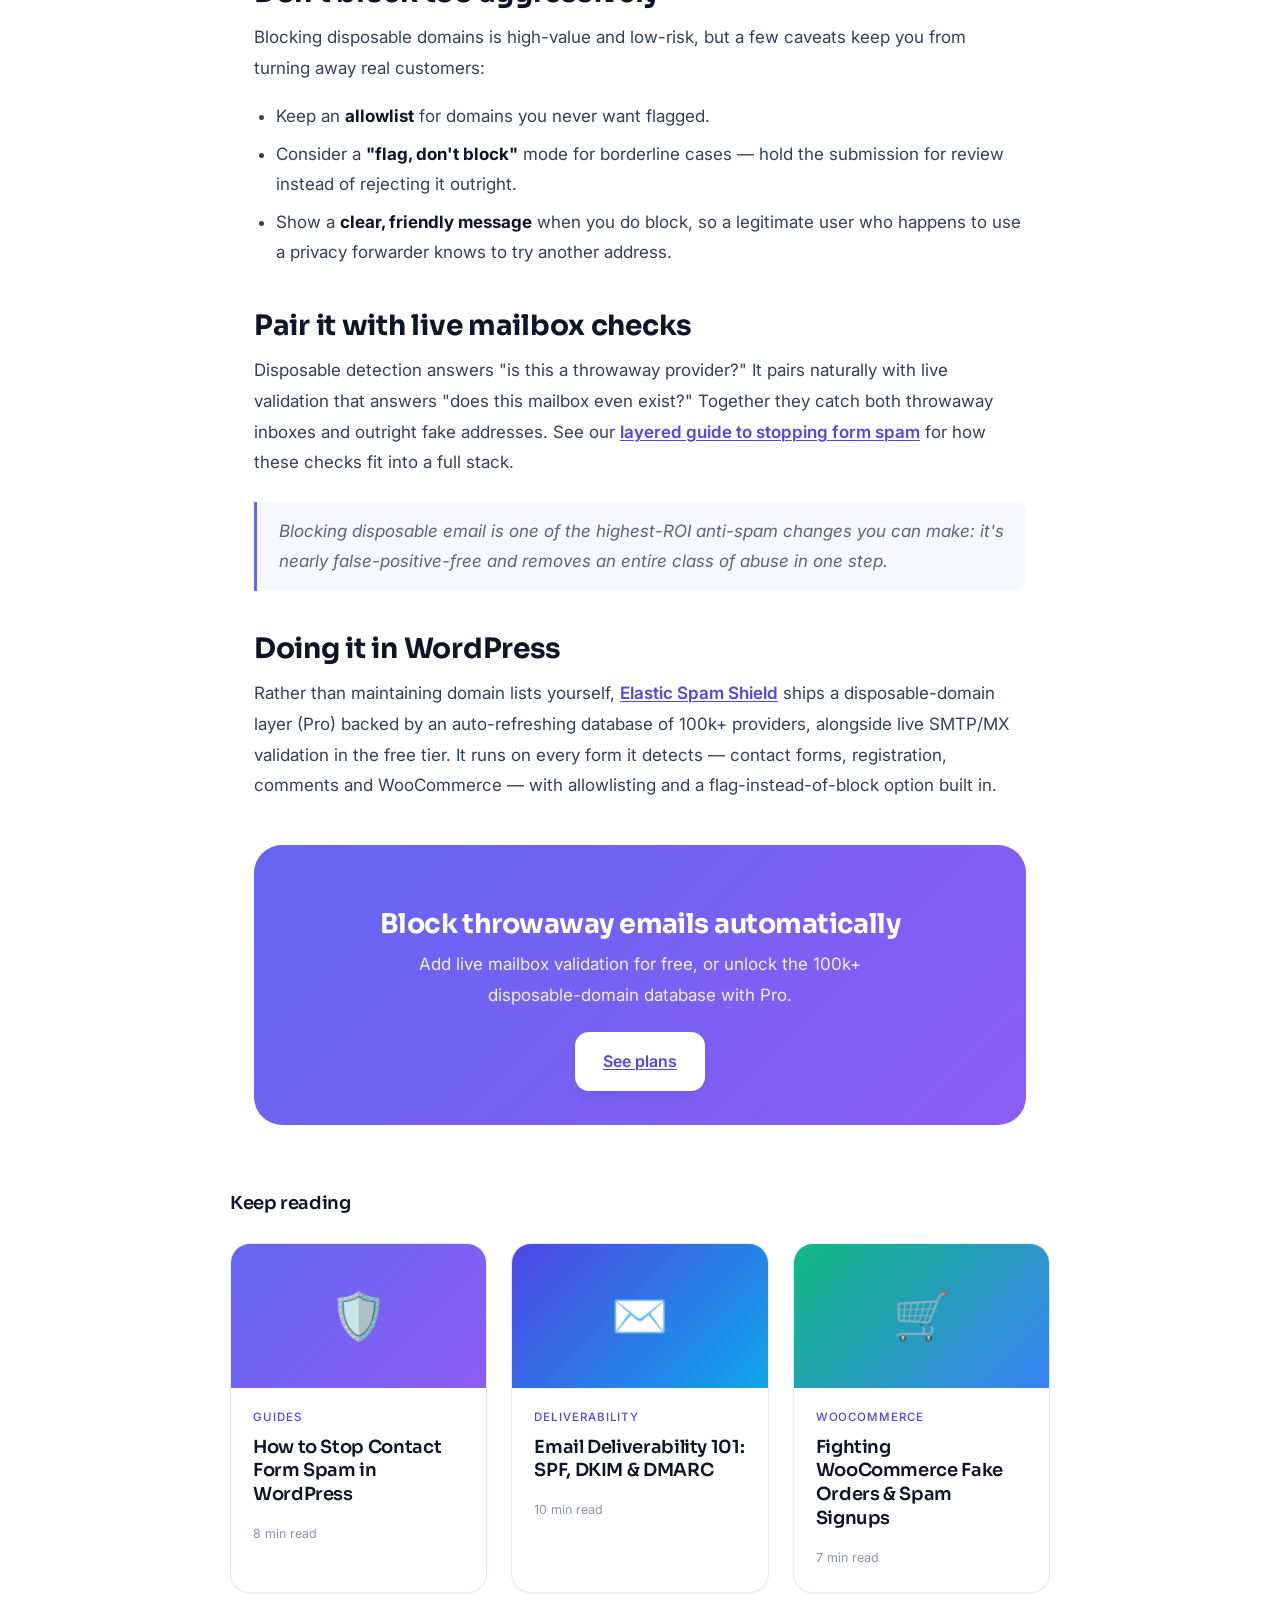
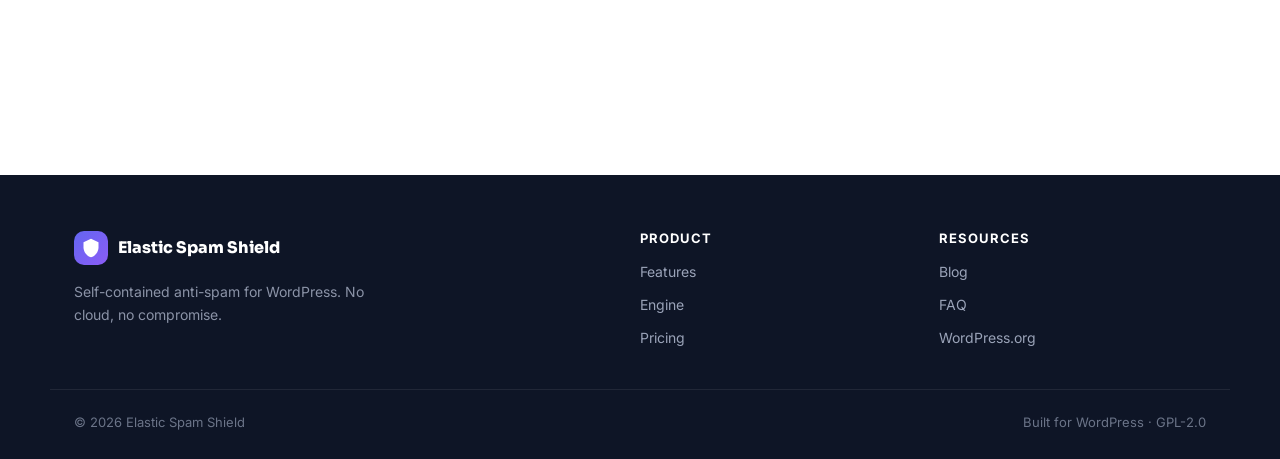
<file: blog/block-disposable-temporary-email-addresses.html>
<!DOCTYPE html>
<html lang="en" class="no-js">

<head>
    <meta charset="utf-8">
    <meta name="viewport" content="width=device-width, initial-scale=1">
    <title>How to Block Disposable &amp; Temporary Email Addresses in WordPress — Elastic Spam Shield</title>
    <meta name="description" content="Disposable email addresses inflate your list, skew analytics and hide abuse. Learn how temporary inboxes work and how to detect and block 100k+ throwaway domains in WordPress.">
    <meta name="keywords" content="block disposable email, temporary email addresses, throwaway email blocker, mailinator, WordPress email validation">
    <meta name="robots" content="index, follow, max-image-preview:large">
    <link rel="canonical" href="https://spamcheckers.github.io/blog/block-disposable-temporary-email-addresses.html">
    <meta name="theme-color" content="#ffffff">
    <link rel="icon" type="image/svg+xml" href="../assets/icon.svg">

    <meta property="og:type" content="article">
    <meta property="og:site_name" content="Elastic Spam Shield">
    <meta property="og:title" content="How to Block Disposable &amp; Temporary Email Addresses">
    <meta property="og:description" content="Why throwaway inboxes hurt your site and how to block 100k+ disposable domains.">
    <meta property="og:url" content="https://spamcheckers.github.io/blog/block-disposable-temporary-email-addresses.html">

    <link rel="preconnect" href="https://fonts.googleapis.com">
    <link rel="preconnect" href="https://fonts.gstatic.com" crossorigin>
    <link href="https://fonts.googleapis.com/css2?family=Inter:wght@400;500;600;700;800&family=Sora:wght@600;700;800&display=swap" rel="stylesheet">
    <link rel="stylesheet" href="../assets/css/style.css">

    <script>
        document.documentElement.classList.remove('no-js');
    </script>
    <script type="application/ld+json">
        {
            "@context": "https://schema.org",
            "@type": "BlogPosting",
            "headline": "How to Block Disposable & Temporary Email Addresses in WordPress",
            "description": "Why throwaway inboxes hurt your site and how to detect and block disposable email domains.",
            "datePublished": "2026-06-24",
            "author": {
                "@type": "Organization",
                "name": "Elastic Spam Shield"
            },
            "publisher": {
                "@type": "Organization",
                "name": "Elastic Spam Shield"
            },
            "mainEntityOfPage": "https://spamcheckers.github.io/blog/block-disposable-temporary-email-addresses.html"
        }
    </script>
</head>

<body>

    <header class="nav" id="nav">
        <div class="wrap nav__inner">
            <a class="brand" href="../index.html" aria-label="Elastic Spam Shield home">
                <span class="brand__mark" aria-hidden="true"><svg viewBox="0 0 24 24" fill="currentColor"><path d="M12 1L3 5v6c0 5.55 3.84 10.74 9 12 5.16-1.26 9-6.45 9-12V5l-9-4zm-1 14l-3-3 1.41-1.41L11 12.17l4.59-4.58L17 9l-6 6z"/></svg></span>
                <span class="brand__name">Email&nbsp;Spam&nbsp;Shield</span>
            </a>
            <nav class="nav__links" id="navLinks">
                <a href="../index.html#features">Features</a>
                <a href="../index.html#engine">Engine</a>
                <a href="../index.html#integrations">Integrations</a>
                <a href="../index.html#pricing">Pricing</a>
                <a href="index.html">Blog</a>
            </nav>
            <div class="nav__cta">
                <a class="btn btn--ghost" href="https://wordpress.org/plugins/" target="_blank" rel="noopener">Get&nbsp;free</a>
                <a class="btn btn--primary" href="../index.html#pricing">Get&nbsp;Pro</a>
            </div>
            <button class="nav__burger" id="burger" aria-label="Menu" aria-expanded="false"><span></span><span></span><span></span></button>
        </div>
    </header>

    <main id="top">
        <article class="article">
            <div class="wrap wrap--narrow">
                <nav class="crumb"><a href="index.html">Blog</a><span>/</span>Email validation</nav>
                <header class="posthead">
                    <span class="eyebrow">Email validation</span>
                    <h1>How to Block Disposable &amp; Temporary Email Addresses</h1>
                    <p class="posthead__sub">Throwaway inboxes look like real email but exist for minutes. They inflate your list, hide abuse and wreck your metrics. Here's how they work — and how to shut them out.</p>
                    <div class="postmeta"><span><b>Elastic Spam Shield</b></span><span>Updated Jun 24, 2026</span><span>6 min read</span></div>
                </header>

                <div class="prose">
                    <p>Services like Mailinator, Guerrilla Mail and 10MinuteMail hand out a working email address in one click, with no signup. The inbox self-destructs within minutes or hours. They're genuinely useful for privacy-conscious users testing
                        a service — and equally useful to spammers, fraudsters and bots who want to slip past your "confirm your email" step without leaving a trace.</p>

                    <h2>Why disposable addresses are a problem</h2>
                    <ul>
                        <li><strong>Fake signups.</strong> Bots create throwaway accounts to abuse free trials, farm referral bonuses or seed spam content.</li>
                        <li><strong>Poisoned analytics.</strong> Every disposable signup skews your conversion and retention numbers, because those users never return.</li>
                        <li><strong>Deliverability damage.</strong> Sending to short-lived inboxes drives up bounces and spam complaints, which hurts your <a href="email-deliverability-spf-dkim-dmarc.html">sender reputation</a> for everyone else.</li>
                        <li><strong>Support and moderation load.</strong> Abuse from anonymous accounts is hard to trace and costs your team real time.</li>
                    </ul>

                    <h2>How disposable detection actually works</h2>
                    <p>The core technique is a curated blocklist of domains known to belong to disposable providers. When an address comes in, you extract the domain and check it against the list. Simple in principle — the difficulty is in the details:</p>
                    <ul>
                        <li><strong>Scale.</strong> There are well over 100,000 disposable domains, and new ones appear constantly. A stale list is a leaky list.</li>
                        <li><strong>Subdomains &amp; aliases.</strong> Providers rotate through many domains and subdomains to dodge blocks.</li>
                        <li><strong>Plus-addressing.</strong> Some abuse uses <code>user+tag@domain</code> tricks on real providers, which disposable lists won't catch — you need behaviour and rate checks for those.</li>
                    </ul>

                    <div class="callout">
                        <span class="callout__ico">🔄</span>
                        <p><strong>Freshness matters most.</strong> A disposable blocklist is only as good as its last update. Look for a solution that refreshes automatically from multiple upstream sources rather than shipping a one-time static list.</p>
                    </div>

                    <h2>Don't block too aggressively</h2>
                    <p>Blocking disposable domains is high-value and low-risk, but a few caveats keep you from turning away real customers:</p>
                    <ul>
                        <li>Keep an <strong>allowlist</strong> for domains you never want flagged.</li>
                        <li>Consider a <strong>"flag, don't block"</strong> mode for borderline cases — hold the submission for review instead of rejecting it outright.</li>
                        <li>Show a <strong>clear, friendly message</strong> when you do block, so a legitimate user who happens to use a privacy forwarder knows to try another address.</li>
                    </ul>

                    <h2>Pair it with live mailbox checks</h2>
                    <p>Disposable detection answers "is this a throwaway provider?" It pairs naturally with live validation that answers "does this mailbox even exist?" Together they catch both throwaway inboxes and outright fake addresses. See our <a href="how-to-stop-contact-form-spam-wordpress.html">layered guide to stopping form spam</a>                        for how these checks fit into a full stack.</p>

                    <blockquote>Blocking disposable email is one of the highest-ROI anti-spam changes you can make: it's nearly false-positive-free and removes an entire class of abuse in one step.</blockquote>

                    <h2>Doing it in WordPress</h2>
                    <p>Rather than maintaining domain lists yourself, <a href="../index.html#engine">Elastic Spam Shield</a> ships a disposable-domain layer (Pro) backed by an auto-refreshing database of 100k+ providers, alongside live SMTP/MX validation
                        in the free tier. It runs on every form it detects — contact forms, registration, comments and WooCommerce — with allowlisting and a flag-instead-of-block option built in.</p>

                    <div class="postcta">
                        <h3>Block throwaway emails automatically</h3>
                        <p>Add live mailbox validation for free, or unlock the 100k+ disposable-domain database with Pro.</p>
                        <a class="btn btn--light btn--lg" href="../index.html#pricing">See plans</a>
                    </div>
                </div>
            </div>

            <div class="wrap wrap--narrow morereads">
                <h2>Keep reading</h2>
                <div class="postgrid">
                    <article class="postcard">
                        <a class="postcard__thumb" href="how-to-stop-contact-form-spam-wordpress.html" style="background:linear-gradient(135deg,#6366f1,#8b5cf6)" aria-hidden="true">🛡️</a>
                        <div class="postcard__body">
                            <span class="postcard__cat">Guides</span>
                            <h2><a href="how-to-stop-contact-form-spam-wordpress.html">How to Stop Contact Form Spam in WordPress</a></h2>
                            <div class="postcard__meta"><span>8 min read</span></div>
                        </div>
                    </article>
                    <article class="postcard">
                        <a class="postcard__thumb" href="email-deliverability-spf-dkim-dmarc.html" style="background:linear-gradient(135deg,#4f46e5,#0ea5e9)" aria-hidden="true">✉️</a>
                        <div class="postcard__body">
                            <span class="postcard__cat">Deliverability</span>
                            <h2><a href="email-deliverability-spf-dkim-dmarc.html">Email Deliverability 101: SPF, DKIM &amp; DMARC</a></h2>
                            <div class="postcard__meta"><span>10 min read</span></div>
                        </div>
                    </article>
                    <article class="postcard">
                        <a class="postcard__thumb" href="woocommerce-spam-fake-orders-signups.html" style="background:linear-gradient(135deg,#10b981,#3b82f6)" aria-hidden="true">🛒</a>
                        <div class="postcard__body">
                            <span class="postcard__cat">WooCommerce</span>
                            <h2><a href="woocommerce-spam-fake-orders-signups.html">Fighting WooCommerce Fake Orders &amp; Spam Signups</a></h2>
                            <div class="postcard__meta"><span>7 min read</span></div>
                        </div>
                    </article>
                </div>
            </div>
        </article>
    </main>

    <footer class="foot">
        <div class="wrap foot__grid">
            <div class="foot__brand">
                <a class="brand" href="../index.html"><span class="brand__mark"><svg viewBox="0 0 24 24" fill="currentColor"><path d="M12 1L3 5v6c0 5.55 3.84 10.74 9 12 5.16-1.26 9-6.45 9-12V5l-9-4z"/></svg></span><span class="brand__name">Elastic Spam Shield</span></a>
                <p>Self-contained anti-spam for WordPress. No cloud, no compromise.</p>
            </div>
            <nav>
                <h4>Product</h4><a href="../index.html#features">Features</a><a href="../index.html#engine">Engine</a><a href="../index.html#pricing">Pricing</a></nav>
            <nav>
                <h4>Resources</h4><a href="index.html">Blog</a><a href="../index.html#faq">FAQ</a><a href="https://wordpress.org/plugins/" target="_blank" rel="noopener">WordPress.org</a></nav>
        </div>
        <div class="wrap foot__bar"><span>© <span id="yr"></span> Elastic Spam Shield</span><span>Built for WordPress · GPL-2.0</span></div>
    </footer>

    <script src="../assets/js/main.js" defer></script>
</body>

</html>
</file>
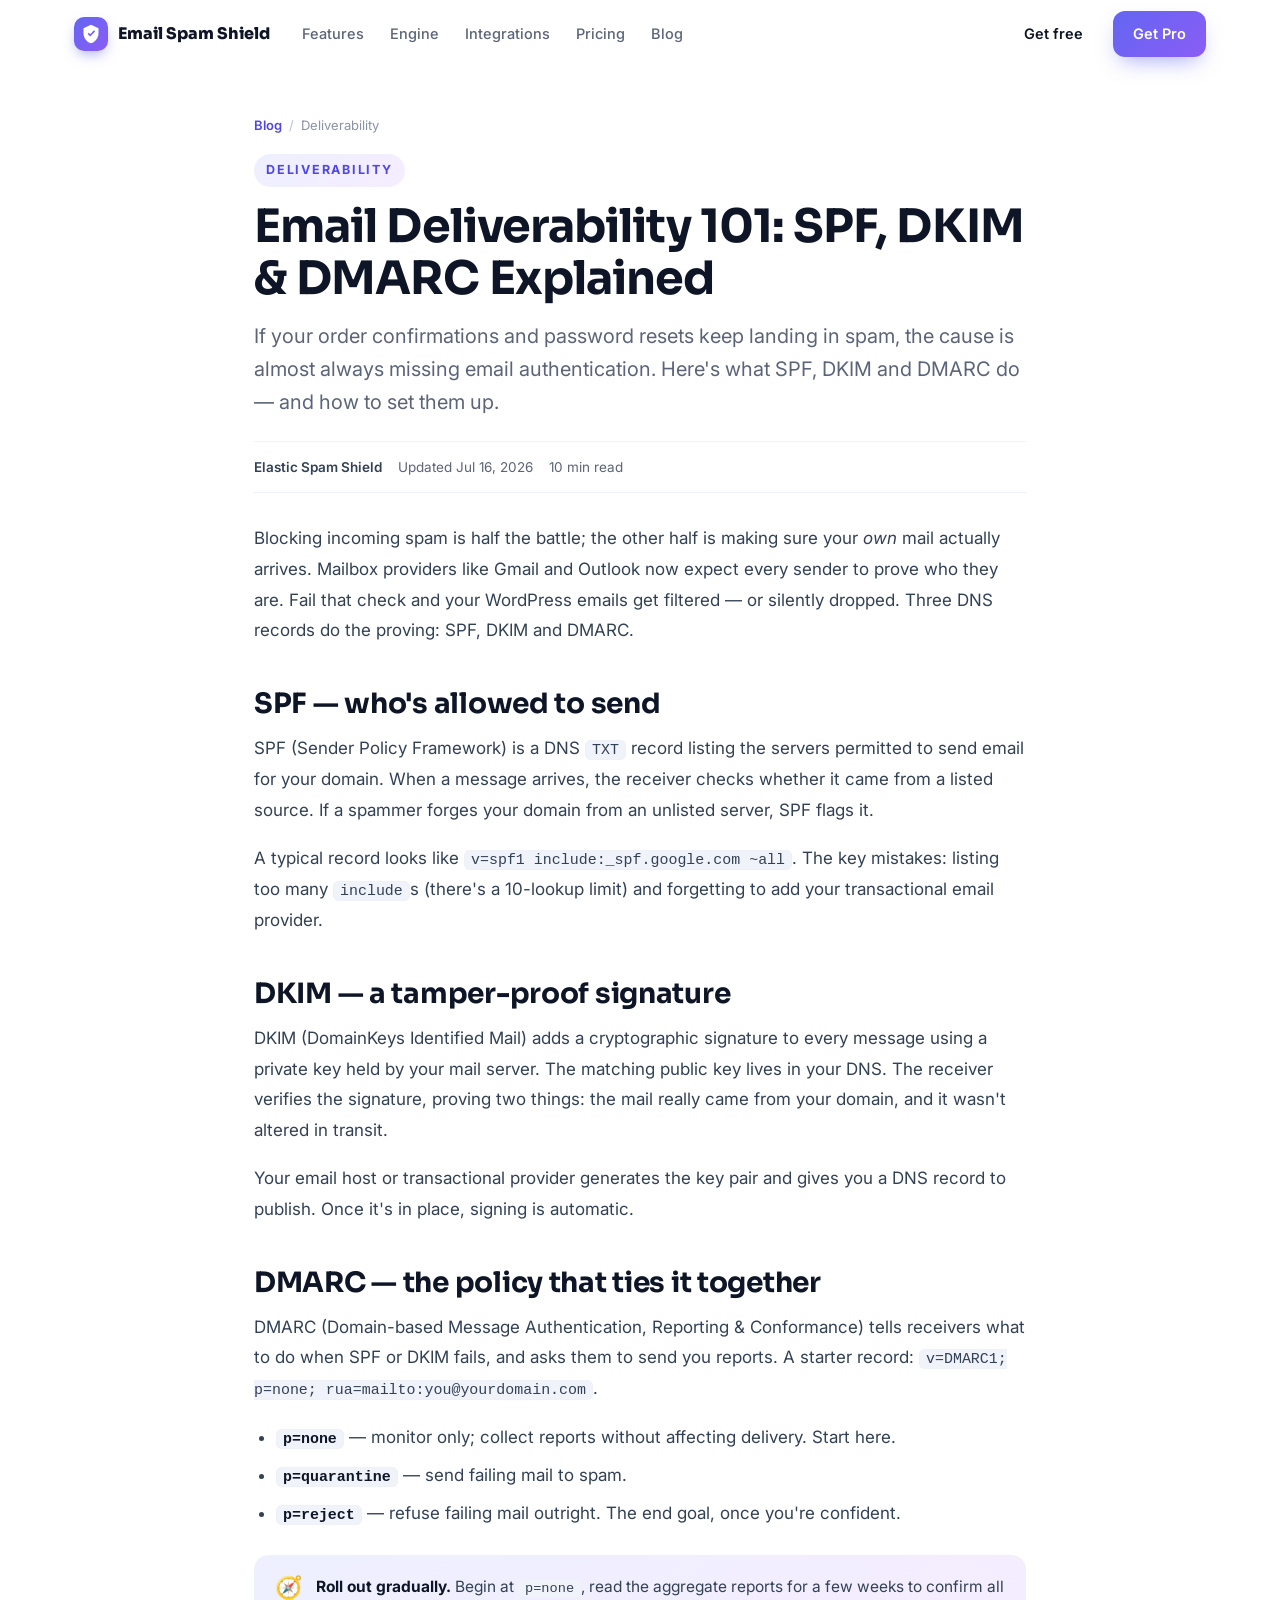
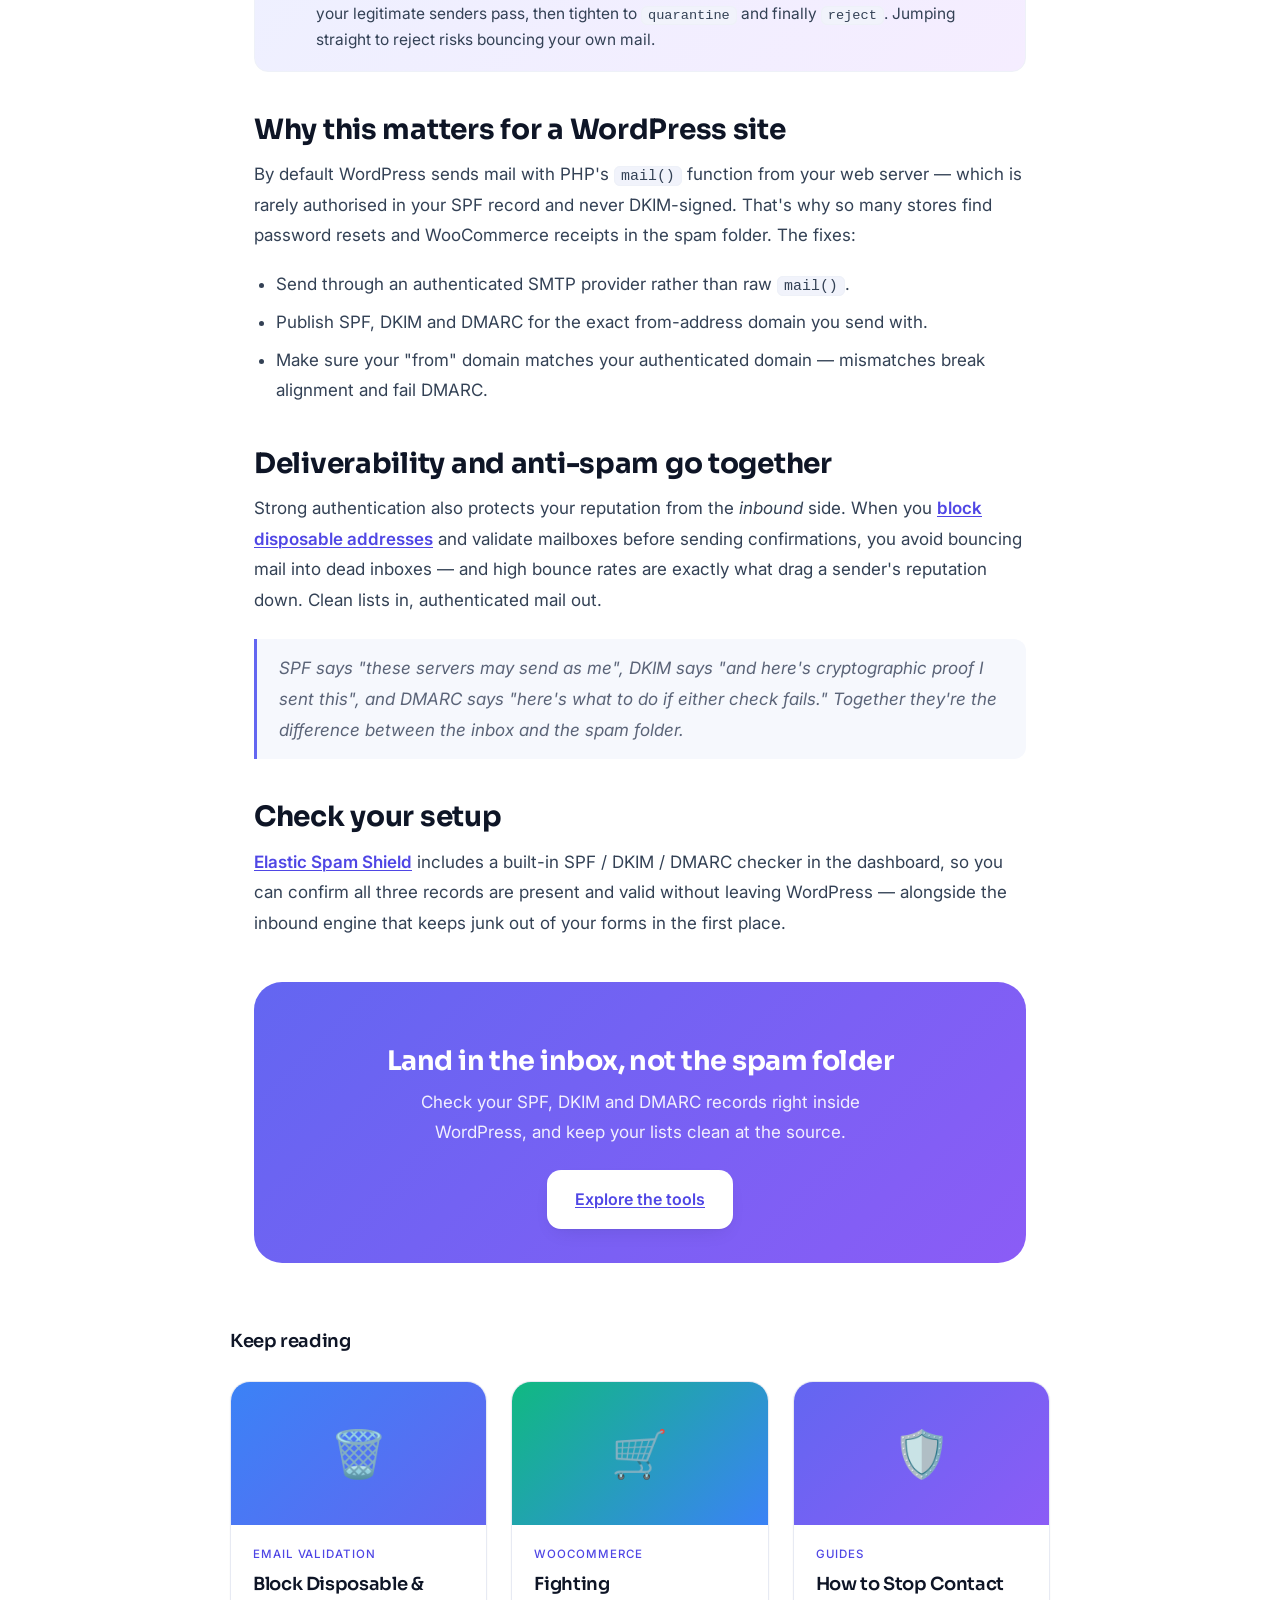
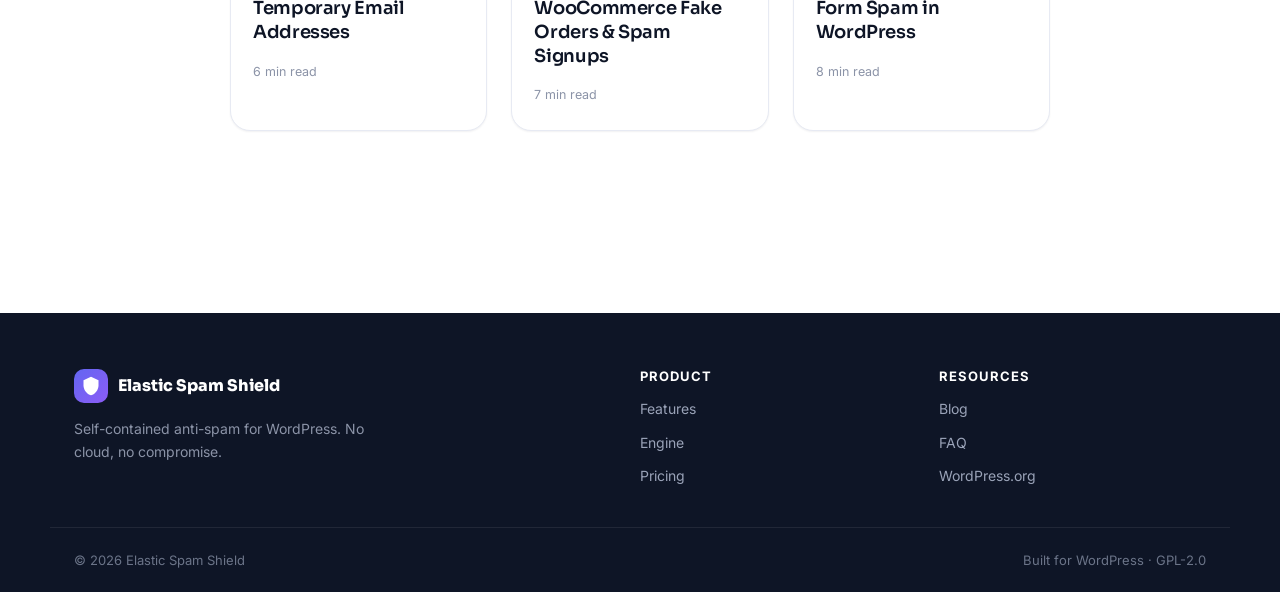
<file: blog/email-deliverability-spf-dkim-dmarc.html>
<!DOCTYPE html>
<html lang="en" class="no-js">

<head>
    <meta charset="utf-8">
    <meta name="viewport" content="width=device-width, initial-scale=1">
    <title>Email Deliverability 101: SPF, DKIM &amp; DMARC Explained — Elastic Spam Shield</title>
    <meta name="description" content="Stop your WordPress emails landing in spam. A plain-English guide to SPF, DKIM and DMARC — the three DNS records that prove your mail is legitimate — and how to set them up.">
    <meta name="keywords" content="email deliverability, SPF DKIM DMARC, WordPress emails going to spam, email authentication, wp_mail spam folder">
    <meta name="robots" content="index, follow, max-image-preview:large">
    <link rel="canonical" href="https://spamcheckers.github.io/blog/email-deliverability-spf-dkim-dmarc.html">
    <meta name="theme-color" content="#ffffff">
    <link rel="icon" type="image/svg+xml" href="../assets/icon.svg">

    <meta property="og:type" content="article">
    <meta property="og:site_name" content="Elastic Spam Shield">
    <meta property="og:title" content="Email Deliverability 101: SPF, DKIM &amp; DMARC Explained">
    <meta property="og:description" content="The three DNS records that prove your WordPress mail is legit — in plain English.">
    <meta property="og:url" content="https://spamcheckers.github.io/blog/email-deliverability-spf-dkim-dmarc.html">

    <link rel="preconnect" href="https://fonts.googleapis.com">
    <link rel="preconnect" href="https://fonts.gstatic.com" crossorigin>
    <link href="https://fonts.googleapis.com/css2?family=Inter:wght@400;500;600;700;800&family=Sora:wght@600;700;800&display=swap" rel="stylesheet">
    <link rel="stylesheet" href="../assets/css/style.css">

    <script>
        document.documentElement.classList.remove('no-js');
    </script>
    <script type="application/ld+json">
        {
            "@context": "https://schema.org",
            "@type": "BlogPosting",
            "headline": "Email Deliverability 101: SPF, DKIM & DMARC Explained",
            "description": "A plain-English guide to the three DNS records that prove your mail is legitimate.",
            "datePublished": "2026-07-16",
            "author": {
                "@type": "Organization",
                "name": "Elastic Spam Shield"
            },
            "publisher": {
                "@type": "Organization",
                "name": "Elastic Spam Shield"
            },
            "mainEntityOfPage": "https://spamcheckers.github.io/blog/email-deliverability-spf-dkim-dmarc.html"
        }
    </script>
</head>

<body>

    <header class="nav" id="nav">
        <div class="wrap nav__inner">
            <a class="brand" href="../index.html" aria-label="Elastic Spam Shield home">
                <span class="brand__mark" aria-hidden="true"><svg viewBox="0 0 24 24" fill="currentColor"><path d="M12 1L3 5v6c0 5.55 3.84 10.74 9 12 5.16-1.26 9-6.45 9-12V5l-9-4zm-1 14l-3-3 1.41-1.41L11 12.17l4.59-4.58L17 9l-6 6z"/></svg></span>
                <span class="brand__name">Email&nbsp;Spam&nbsp;Shield</span>
            </a>
            <nav class="nav__links" id="navLinks">
                <a href="../index.html#features">Features</a>
                <a href="../index.html#engine">Engine</a>
                <a href="../index.html#integrations">Integrations</a>
                <a href="../index.html#pricing">Pricing</a>
                <a href="index.html">Blog</a>
            </nav>
            <div class="nav__cta">
                <a class="btn btn--ghost" href="https://wordpress.org/plugins/" target="_blank" rel="noopener">Get&nbsp;free</a>
                <a class="btn btn--primary" href="../index.html#pricing">Get&nbsp;Pro</a>
            </div>
            <button class="nav__burger" id="burger" aria-label="Menu" aria-expanded="false"><span></span><span></span><span></span></button>
        </div>
    </header>

    <main id="top">
        <article class="article">
            <div class="wrap wrap--narrow">
                <nav class="crumb"><a href="index.html">Blog</a><span>/</span>Deliverability</nav>
                <header class="posthead">
                    <span class="eyebrow">Deliverability</span>
                    <h1>Email Deliverability 101: SPF, DKIM &amp; DMARC Explained</h1>
                    <p class="posthead__sub">If your order confirmations and password resets keep landing in spam, the cause is almost always missing email authentication. Here's what SPF, DKIM and DMARC do — and how to set them up.</p>
                    <div class="postmeta"><span><b>Elastic Spam Shield</b></span><span>Updated Jul 16, 2026</span><span>10 min read</span></div>
                </header>

                <div class="prose">
                    <p>Blocking incoming spam is half the battle; the other half is making sure your <em>own</em> mail actually arrives. Mailbox providers like Gmail and Outlook now expect every sender to prove who they are. Fail that check and your WordPress
                        emails get filtered — or silently dropped. Three DNS records do the proving: SPF, DKIM and DMARC.</p>

                    <h2>SPF — who's allowed to send</h2>
                    <p>SPF (Sender Policy Framework) is a DNS <code>TXT</code> record listing the servers permitted to send email for your domain. When a message arrives, the receiver checks whether it came from a listed source. If a spammer forges your
                        domain from an unlisted server, SPF flags it.</p>
                    <p>A typical record looks like <code>v=spf1 include:_spf.google.com ~all</code>. The key mistakes: listing too many <code>include</code>s (there's a 10-lookup limit) and forgetting to add your transactional email provider.</p>

                    <h2>DKIM — a tamper-proof signature</h2>
                    <p>DKIM (DomainKeys Identified Mail) adds a cryptographic signature to every message using a private key held by your mail server. The matching public key lives in your DNS. The receiver verifies the signature, proving two things: the
                        mail really came from your domain, and it wasn't altered in transit.</p>
                    <p>Your email host or transactional provider generates the key pair and gives you a DNS record to publish. Once it's in place, signing is automatic.</p>

                    <h2>DMARC — the policy that ties it together</h2>
                    <p>DMARC (Domain-based Message Authentication, Reporting &amp; Conformance) tells receivers what to do when SPF or DKIM fails, and asks them to send you reports. A starter record: <code>v=DMARC1; p=none; rua=mailto:you@yourdomain.com</code>.</p>
                    <ul>
                        <li><strong><code>p=none</code></strong> — monitor only; collect reports without affecting delivery. Start here.</li>
                        <li><strong><code>p=quarantine</code></strong> — send failing mail to spam.</li>
                        <li><strong><code>p=reject</code></strong> — refuse failing mail outright. The end goal, once you're confident.</li>
                    </ul>

                    <div class="callout">
                        <span class="callout__ico">🧭</span>
                        <p><strong>Roll out gradually.</strong> Begin at <code>p=none</code>, read the aggregate reports for a few weeks to confirm all your legitimate senders pass, then tighten to <code>quarantine</code> and finally <code>reject</code>.
                            Jumping straight to reject risks bouncing your own mail.</p>
                    </div>

                    <h2>Why this matters for a WordPress site</h2>
                    <p>By default WordPress sends mail with PHP's <code>mail()</code> function from your web server — which is rarely authorised in your SPF record and never DKIM-signed. That's why so many stores find password resets and WooCommerce receipts
                        in the spam folder. The fixes:</p>
                    <ul>
                        <li>Send through an authenticated SMTP provider rather than raw <code>mail()</code>.</li>
                        <li>Publish SPF, DKIM and DMARC for the exact from-address domain you send with.</li>
                        <li>Make sure your "from" domain matches your authenticated domain — mismatches break alignment and fail DMARC.</li>
                    </ul>

                    <h2>Deliverability and anti-spam go together</h2>
                    <p>Strong authentication also protects your reputation from the <em>inbound</em> side. When you <a href="block-disposable-temporary-email-addresses.html">block disposable addresses</a> and validate mailboxes before sending confirmations,
                        you avoid bouncing mail into dead inboxes — and high bounce rates are exactly what drag a sender's reputation down. Clean lists in, authenticated mail out.</p>

                    <blockquote>SPF says "these servers may send as me", DKIM says "and here's cryptographic proof I sent this", and DMARC says "here's what to do if either check fails." Together they're the difference between the inbox and the spam folder.</blockquote>

                    <h2>Check your setup</h2>
                    <p><a href="../index.html#features">Elastic Spam Shield</a> includes a built-in SPF / DKIM / DMARC checker in the dashboard, so you can confirm all three records are present and valid without leaving WordPress — alongside the inbound
                        engine that keeps junk out of your forms in the first place.</p>

                    <div class="postcta">
                        <h3>Land in the inbox, not the spam folder</h3>
                        <p>Check your SPF, DKIM and DMARC records right inside WordPress, and keep your lists clean at the source.</p>
                        <a class="btn btn--light btn--lg" href="../index.html#pricing">Explore the tools</a>
                    </div>
                </div>
            </div>

            <div class="wrap wrap--narrow morereads">
                <h2>Keep reading</h2>
                <div class="postgrid">
                    <article class="postcard">
                        <a class="postcard__thumb" href="block-disposable-temporary-email-addresses.html" style="background:linear-gradient(135deg,#3b82f6,#6366f1)" aria-hidden="true">🗑️</a>
                        <div class="postcard__body">
                            <span class="postcard__cat">Email validation</span>
                            <h2><a href="block-disposable-temporary-email-addresses.html">Block Disposable &amp; Temporary Email Addresses</a></h2>
                            <div class="postcard__meta"><span>6 min read</span></div>
                        </div>
                    </article>
                    <article class="postcard">
                        <a class="postcard__thumb" href="woocommerce-spam-fake-orders-signups.html" style="background:linear-gradient(135deg,#10b981,#3b82f6)" aria-hidden="true">🛒</a>
                        <div class="postcard__body">
                            <span class="postcard__cat">WooCommerce</span>
                            <h2><a href="woocommerce-spam-fake-orders-signups.html">Fighting WooCommerce Fake Orders &amp; Spam Signups</a></h2>
                            <div class="postcard__meta"><span>7 min read</span></div>
                        </div>
                    </article>
                    <article class="postcard">
                        <a class="postcard__thumb" href="how-to-stop-contact-form-spam-wordpress.html" style="background:linear-gradient(135deg,#6366f1,#8b5cf6)" aria-hidden="true">🛡️</a>
                        <div class="postcard__body">
                            <span class="postcard__cat">Guides</span>
                            <h2><a href="how-to-stop-contact-form-spam-wordpress.html">How to Stop Contact Form Spam in WordPress</a></h2>
                            <div class="postcard__meta"><span>8 min read</span></div>
                        </div>
                    </article>
                </div>
            </div>
        </article>
    </main>

    <footer class="foot">
        <div class="wrap foot__grid">
            <div class="foot__brand">
                <a class="brand" href="../index.html"><span class="brand__mark"><svg viewBox="0 0 24 24" fill="currentColor"><path d="M12 1L3 5v6c0 5.55 3.84 10.74 9 12 5.16-1.26 9-6.45 9-12V5l-9-4z"/></svg></span><span class="brand__name">Elastic Spam Shield</span></a>
                <p>Self-contained anti-spam for WordPress. No cloud, no compromise.</p>
            </div>
            <nav>
                <h4>Product</h4><a href="../index.html#features">Features</a><a href="../index.html#engine">Engine</a><a href="../index.html#pricing">Pricing</a></nav>
            <nav>
                <h4>Resources</h4><a href="index.html">Blog</a><a href="../index.html#faq">FAQ</a><a href="https://wordpress.org/plugins/" target="_blank" rel="noopener">WordPress.org</a></nav>
        </div>
        <div class="wrap foot__bar"><span>© <span id="yr"></span> Elastic Spam Shield</span><span>Built for WordPress · GPL-2.0</span></div>
    </footer>

    <script src="../assets/js/main.js" defer></script>
</body>

</html>
</file>
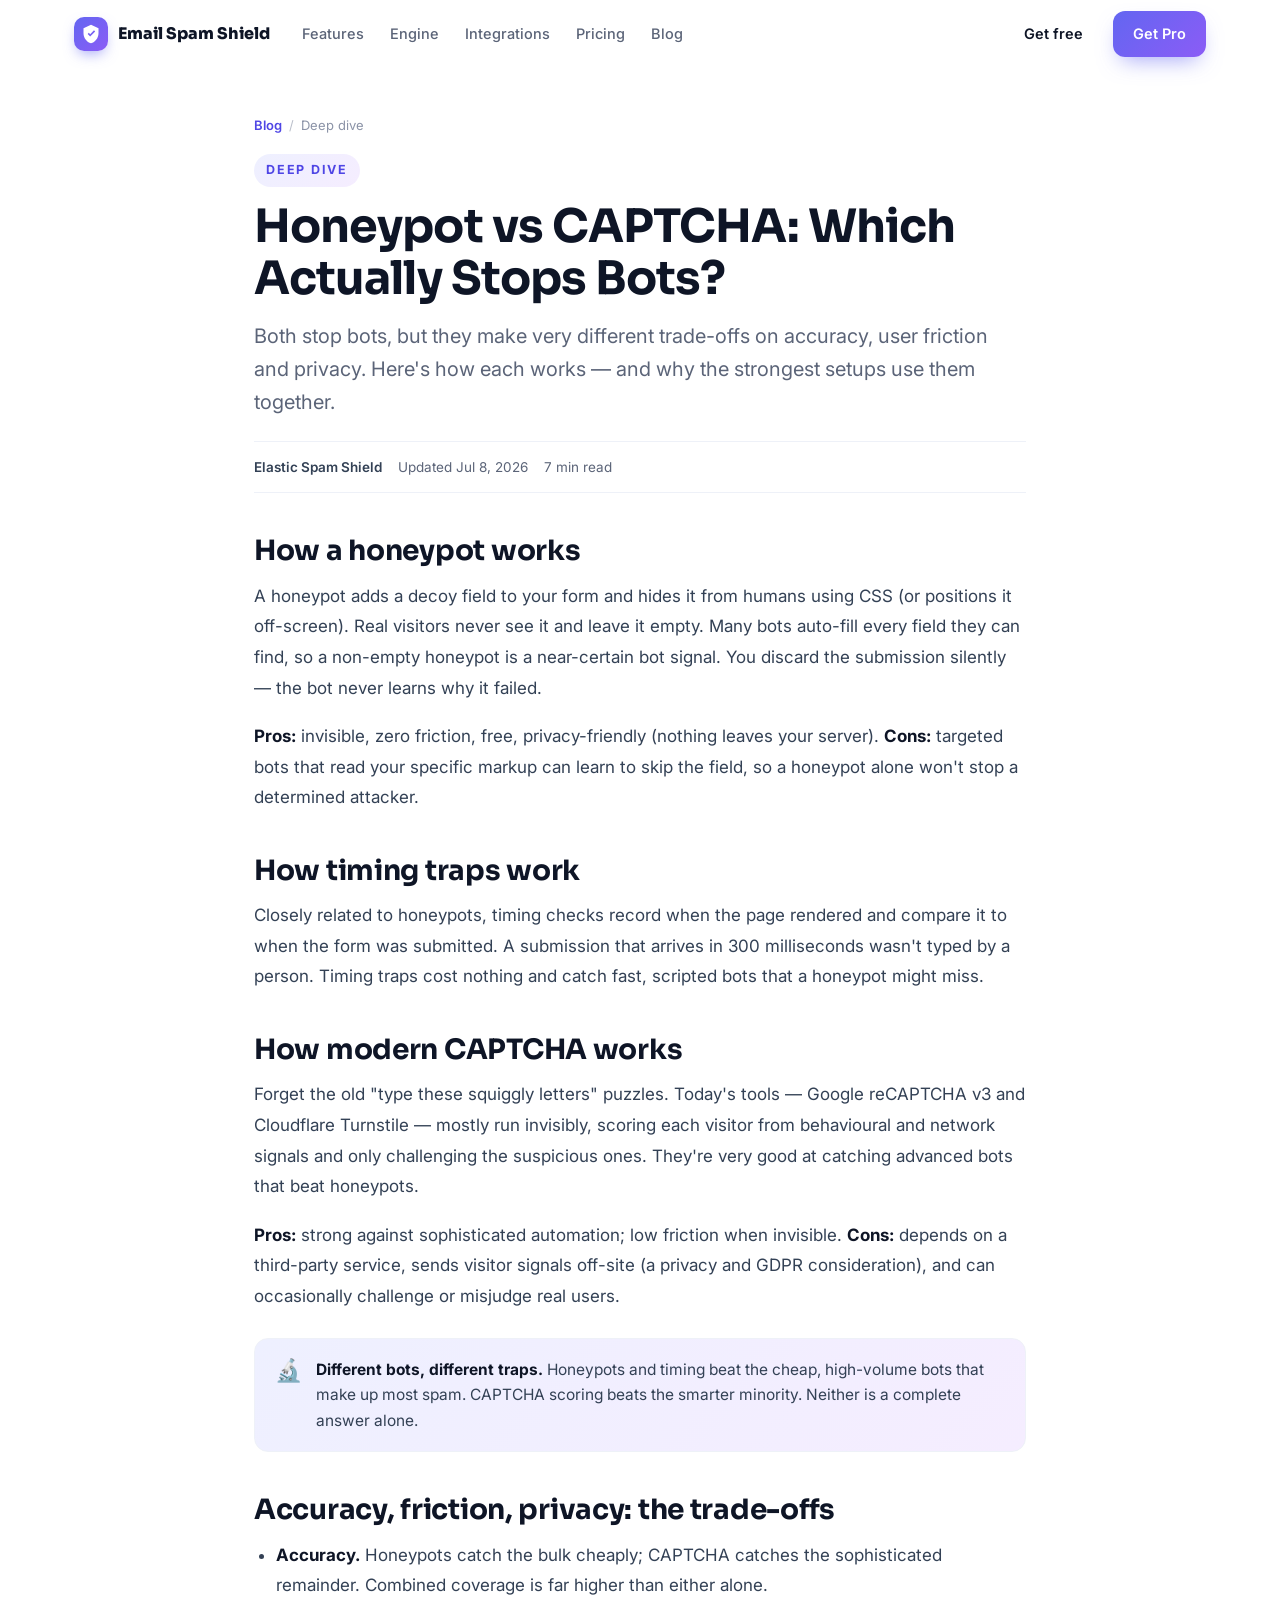
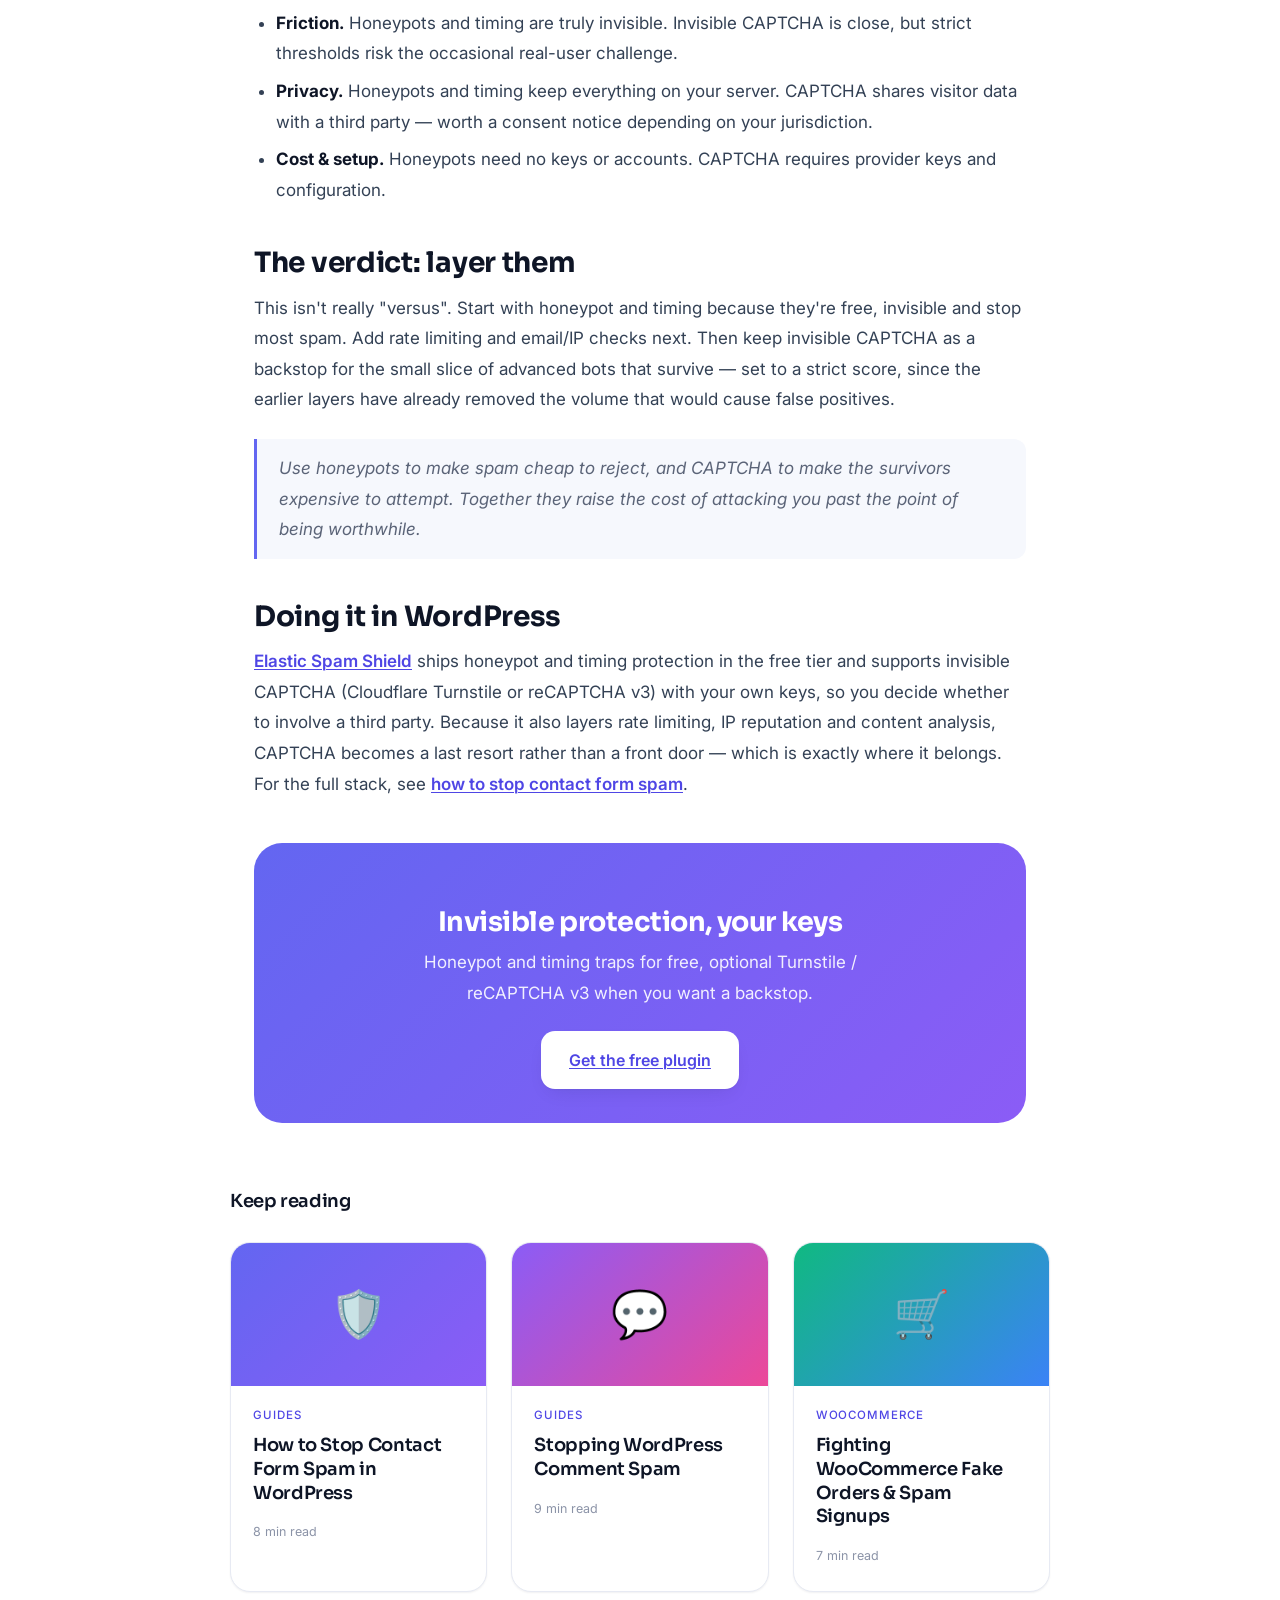
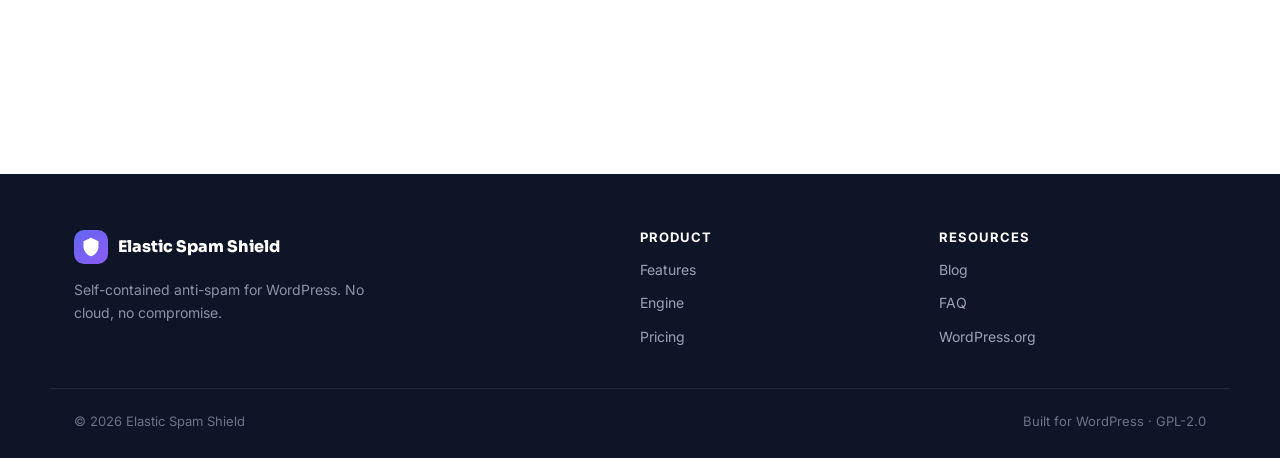
<file: blog/honeypot-vs-captcha-bot-protection.html>
<!DOCTYPE html>
<html lang="en" class="no-js">

<head>
    <meta charset="utf-8">
    <meta name="viewport" content="width=device-width, initial-scale=1">
    <title>Honeypot vs CAPTCHA: Which Actually Stops Bots? — Elastic Spam Shield</title>
    <meta name="description" content="Honeypots, timing traps and modern invisible CAPTCHA each catch bots differently. Compare accuracy, friction and privacy — and learn why combining them beats picking one.">
    <meta name="keywords" content="honeypot vs captcha, invisible captcha, reCAPTCHA v3, Cloudflare Turnstile, bot protection WordPress">
    <meta name="robots" content="index, follow, max-image-preview:large">
    <link rel="canonical" href="https://spamcheckers.github.io/blog/honeypot-vs-captcha-bot-protection.html">
    <meta name="theme-color" content="#ffffff">
    <link rel="icon" type="image/svg+xml" href="../assets/icon.svg">

    <meta property="og:type" content="article">
    <meta property="og:site_name" content="Elastic Spam Shield">
    <meta property="og:title" content="Honeypot vs CAPTCHA: Which Actually Stops Bots?">
    <meta property="og:description" content="Accuracy, friction and privacy compared — and why the best answer is usually both.">
    <meta property="og:url" content="https://spamcheckers.github.io/blog/honeypot-vs-captcha-bot-protection.html">

    <link rel="preconnect" href="https://fonts.googleapis.com">
    <link rel="preconnect" href="https://fonts.gstatic.com" crossorigin>
    <link href="https://fonts.googleapis.com/css2?family=Inter:wght@400;500;600;700;800&family=Sora:wght@600;700;800&display=swap" rel="stylesheet">
    <link rel="stylesheet" href="../assets/css/style.css">

    <script>
        document.documentElement.classList.remove('no-js');
    </script>
    <script type="application/ld+json">
        {
            "@context": "https://schema.org",
            "@type": "BlogPosting",
            "headline": "Honeypot vs CAPTCHA: Which Actually Stops Bots?",
            "description": "Comparing honeypots, timing traps and invisible CAPTCHA on accuracy, friction and privacy.",
            "datePublished": "2026-07-08",
            "author": {
                "@type": "Organization",
                "name": "Elastic Spam Shield"
            },
            "publisher": {
                "@type": "Organization",
                "name": "Elastic Spam Shield"
            },
            "mainEntityOfPage": "https://spamcheckers.github.io/blog/honeypot-vs-captcha-bot-protection.html"
        }
    </script>
</head>

<body>

    <header class="nav" id="nav">
        <div class="wrap nav__inner">
            <a class="brand" href="../index.html" aria-label="Elastic Spam Shield home">
                <span class="brand__mark" aria-hidden="true"><svg viewBox="0 0 24 24" fill="currentColor"><path d="M12 1L3 5v6c0 5.55 3.84 10.74 9 12 5.16-1.26 9-6.45 9-12V5l-9-4zm-1 14l-3-3 1.41-1.41L11 12.17l4.59-4.58L17 9l-6 6z"/></svg></span>
                <span class="brand__name">Email&nbsp;Spam&nbsp;Shield</span>
            </a>
            <nav class="nav__links" id="navLinks">
                <a href="../index.html#features">Features</a>
                <a href="../index.html#engine">Engine</a>
                <a href="../index.html#integrations">Integrations</a>
                <a href="../index.html#pricing">Pricing</a>
                <a href="index.html">Blog</a>
            </nav>
            <div class="nav__cta">
                <a class="btn btn--ghost" href="https://wordpress.org/plugins/" target="_blank" rel="noopener">Get&nbsp;free</a>
                <a class="btn btn--primary" href="../index.html#pricing">Get&nbsp;Pro</a>
            </div>
            <button class="nav__burger" id="burger" aria-label="Menu" aria-expanded="false"><span></span><span></span><span></span></button>
        </div>
    </header>

    <main id="top">
        <article class="article">
            <div class="wrap wrap--narrow">
                <nav class="crumb"><a href="index.html">Blog</a><span>/</span>Deep dive</nav>
                <header class="posthead">
                    <span class="eyebrow">Deep dive</span>
                    <h1>Honeypot vs CAPTCHA: Which Actually Stops Bots?</h1>
                    <p class="posthead__sub">Both stop bots, but they make very different trade-offs on accuracy, user friction and privacy. Here's how each works — and why the strongest setups use them together.</p>
                    <div class="postmeta"><span><b>Elastic Spam Shield</b></span><span>Updated Jul 8, 2026</span><span>7 min read</span></div>
                </header>

                <div class="prose">
                    <h2>How a honeypot works</h2>
                    <p>A honeypot adds a decoy field to your form and hides it from humans using CSS (or positions it off-screen). Real visitors never see it and leave it empty. Many bots auto-fill every field they can find, so a non-empty honeypot is a
                        near-certain bot signal. You discard the submission silently — the bot never learns why it failed.</p>
                    <p><strong>Pros:</strong> invisible, zero friction, free, privacy-friendly (nothing leaves your server). <strong>Cons:</strong> targeted bots that read your specific markup can learn to skip the field, so a honeypot alone won't stop a
                        determined attacker.</p>

                    <h2>How timing traps work</h2>
                    <p>Closely related to honeypots, timing checks record when the page rendered and compare it to when the form was submitted. A submission that arrives in 300&nbsp;milliseconds wasn't typed by a person. Timing traps cost nothing and catch
                        fast, scripted bots that a honeypot might miss.</p>

                    <h2>How modern CAPTCHA works</h2>
                    <p>Forget the old "type these squiggly letters" puzzles. Today's tools — Google reCAPTCHA v3 and Cloudflare Turnstile — mostly run invisibly, scoring each visitor from behavioural and network signals and only challenging the suspicious
                        ones. They're very good at catching advanced bots that beat honeypots.</p>
                    <p><strong>Pros:</strong> strong against sophisticated automation; low friction when invisible. <strong>Cons:</strong> depends on a third-party service, sends visitor signals off-site (a privacy and GDPR consideration), and can occasionally
                        challenge or misjudge real users.</p>

                    <div class="callout">
                        <span class="callout__ico">🔬</span>
                        <p><strong>Different bots, different traps.</strong> Honeypots and timing beat the cheap, high-volume bots that make up most spam. CAPTCHA scoring beats the smarter minority. Neither is a complete answer alone.</p>
                    </div>

                    <h2>Accuracy, friction, privacy: the trade-offs</h2>
                    <ul>
                        <li><strong>Accuracy.</strong> Honeypots catch the bulk cheaply; CAPTCHA catches the sophisticated remainder. Combined coverage is far higher than either alone.</li>
                        <li><strong>Friction.</strong> Honeypots and timing are truly invisible. Invisible CAPTCHA is close, but strict thresholds risk the occasional real-user challenge.</li>
                        <li><strong>Privacy.</strong> Honeypots and timing keep everything on your server. CAPTCHA shares visitor data with a third party — worth a consent notice depending on your jurisdiction.</li>
                        <li><strong>Cost &amp; setup.</strong> Honeypots need no keys or accounts. CAPTCHA requires provider keys and configuration.</li>
                    </ul>

                    <h2>The verdict: layer them</h2>
                    <p>This isn't really "versus". Start with honeypot and timing because they're free, invisible and stop most spam. Add rate limiting and email/IP checks next. Then keep invisible CAPTCHA as a backstop for the small slice of advanced bots
                        that survive — set to a strict score, since the earlier layers have already removed the volume that would cause false positives.</p>

                    <blockquote>Use honeypots to make spam cheap to reject, and CAPTCHA to make the survivors expensive to attempt. Together they raise the cost of attacking you past the point of being worthwhile.</blockquote>

                    <h2>Doing it in WordPress</h2>
                    <p><a href="../index.html#engine">Elastic Spam Shield</a> ships honeypot and timing protection in the free tier and supports invisible CAPTCHA (Cloudflare Turnstile or reCAPTCHA v3) with your own keys, so you decide whether to involve
                        a third party. Because it also layers rate limiting, IP reputation and content analysis, CAPTCHA becomes a last resort rather than a front door — which is exactly where it belongs. For the full stack, see <a href="how-to-stop-contact-form-spam-wordpress.html">how to stop contact form spam</a>.</p>

                    <div class="postcta">
                        <h3>Invisible protection, your keys</h3>
                        <p>Honeypot and timing traps for free, optional Turnstile / reCAPTCHA v3 when you want a backstop.</p>
                        <a class="btn btn--light btn--lg" href="https://wordpress.org/plugins/" target="_blank" rel="noopener">Get the free plugin</a>
                    </div>
                </div>
            </div>

            <div class="wrap wrap--narrow morereads">
                <h2>Keep reading</h2>
                <div class="postgrid">
                    <article class="postcard">
                        <a class="postcard__thumb" href="how-to-stop-contact-form-spam-wordpress.html" style="background:linear-gradient(135deg,#6366f1,#8b5cf6)" aria-hidden="true">🛡️</a>
                        <div class="postcard__body">
                            <span class="postcard__cat">Guides</span>
                            <h2><a href="how-to-stop-contact-form-spam-wordpress.html">How to Stop Contact Form Spam in WordPress</a></h2>
                            <div class="postcard__meta"><span>8 min read</span></div>
                        </div>
                    </article>
                    <article class="postcard">
                        <a class="postcard__thumb" href="wordpress-comment-spam-prevention-guide.html" style="background:linear-gradient(135deg,#8b5cf6,#ec4899)" aria-hidden="true">💬</a>
                        <div class="postcard__body">
                            <span class="postcard__cat">Guides</span>
                            <h2><a href="wordpress-comment-spam-prevention-guide.html">Stopping WordPress Comment Spam</a></h2>
                            <div class="postcard__meta"><span>9 min read</span></div>
                        </div>
                    </article>
                    <article class="postcard">
                        <a class="postcard__thumb" href="woocommerce-spam-fake-orders-signups.html" style="background:linear-gradient(135deg,#10b981,#3b82f6)" aria-hidden="true">🛒</a>
                        <div class="postcard__body">
                            <span class="postcard__cat">WooCommerce</span>
                            <h2><a href="woocommerce-spam-fake-orders-signups.html">Fighting WooCommerce Fake Orders &amp; Spam Signups</a></h2>
                            <div class="postcard__meta"><span>7 min read</span></div>
                        </div>
                    </article>
                </div>
            </div>
        </article>
    </main>

    <footer class="foot">
        <div class="wrap foot__grid">
            <div class="foot__brand">
                <a class="brand" href="../index.html"><span class="brand__mark"><svg viewBox="0 0 24 24" fill="currentColor"><path d="M12 1L3 5v6c0 5.55 3.84 10.74 9 12 5.16-1.26 9-6.45 9-12V5l-9-4z"/></svg></span><span class="brand__name">Elastic Spam Shield</span></a>
                <p>Self-contained anti-spam for WordPress. No cloud, no compromise.</p>
            </div>
            <nav>
                <h4>Product</h4><a href="../index.html#features">Features</a><a href="../index.html#engine">Engine</a><a href="../index.html#pricing">Pricing</a></nav>
            <nav>
                <h4>Resources</h4><a href="index.html">Blog</a><a href="../index.html#faq">FAQ</a><a href="https://wordpress.org/plugins/" target="_blank" rel="noopener">WordPress.org</a></nav>
        </div>
        <div class="wrap foot__bar"><span>© <span id="yr"></span> Elastic Spam Shield</span><span>Built for WordPress · GPL-2.0</span></div>
    </footer>

    <script src="../assets/js/main.js" defer></script>
</body>

</html>
</file>
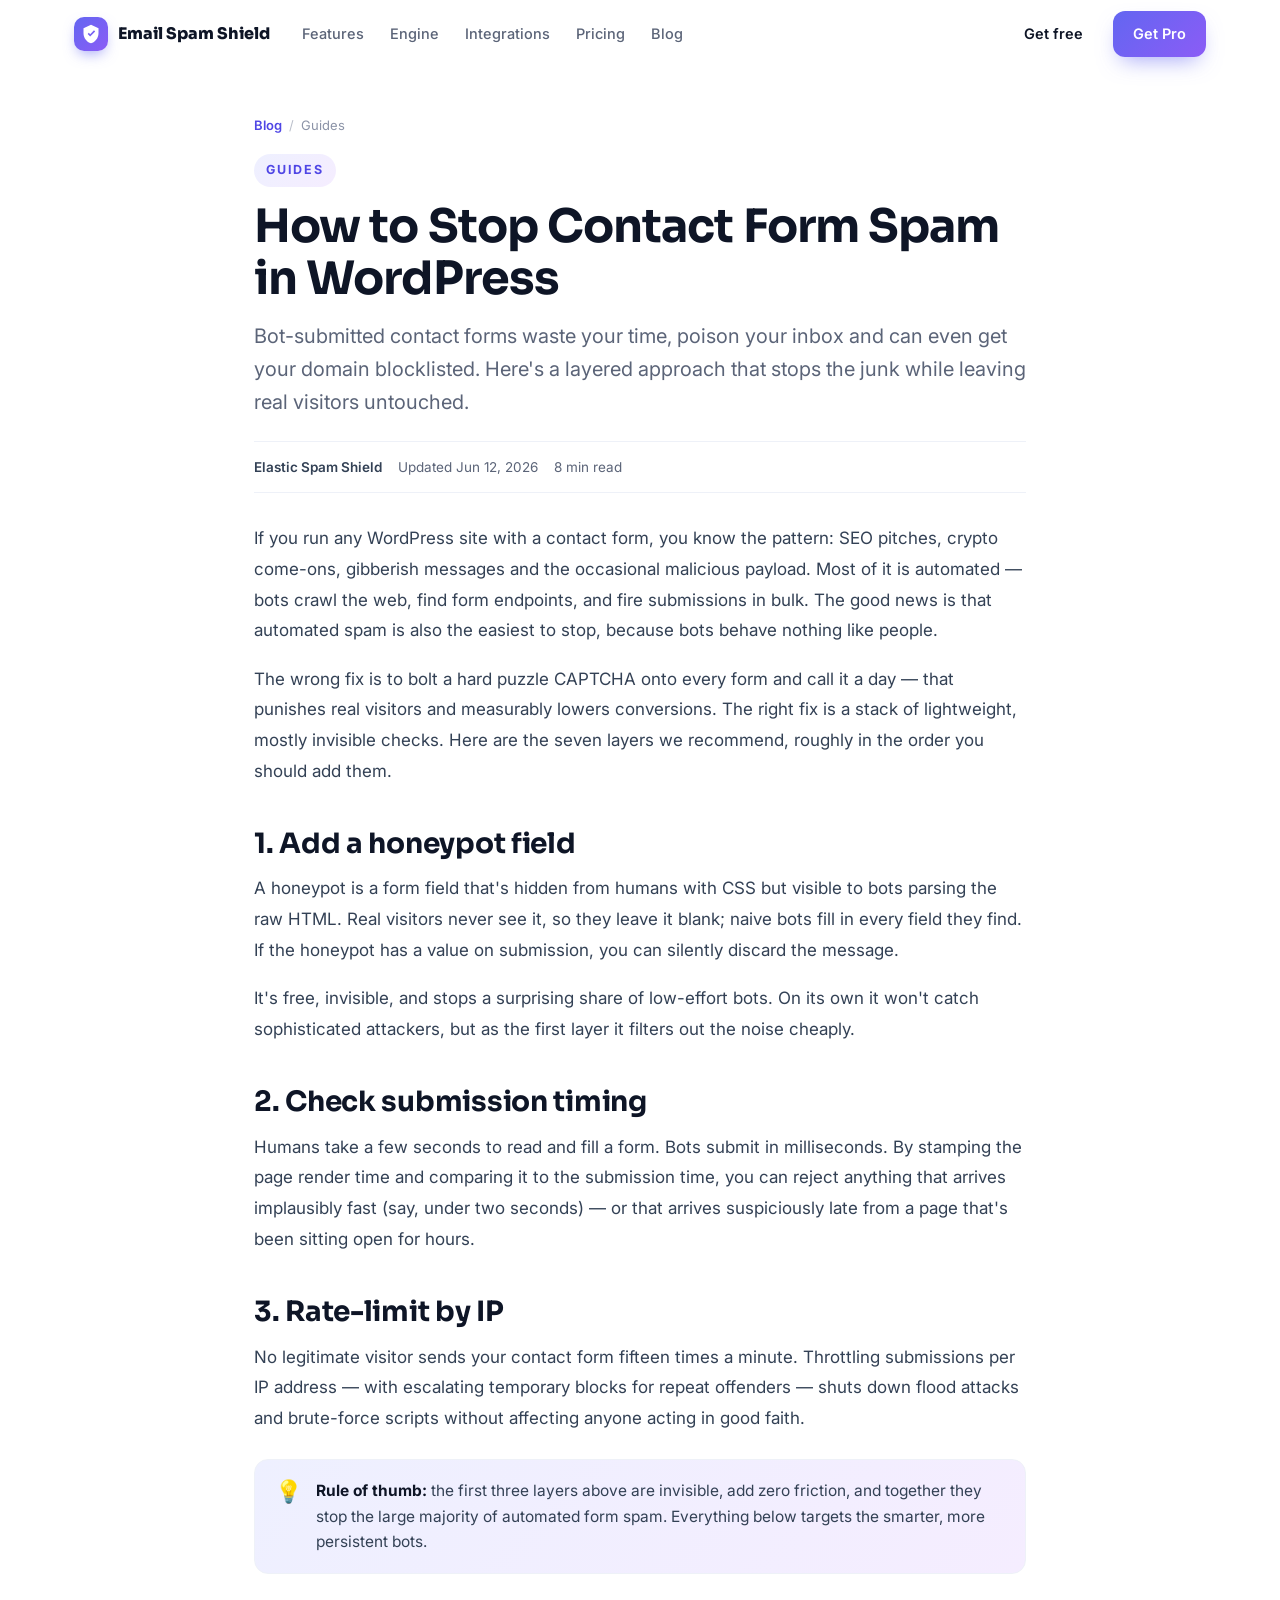
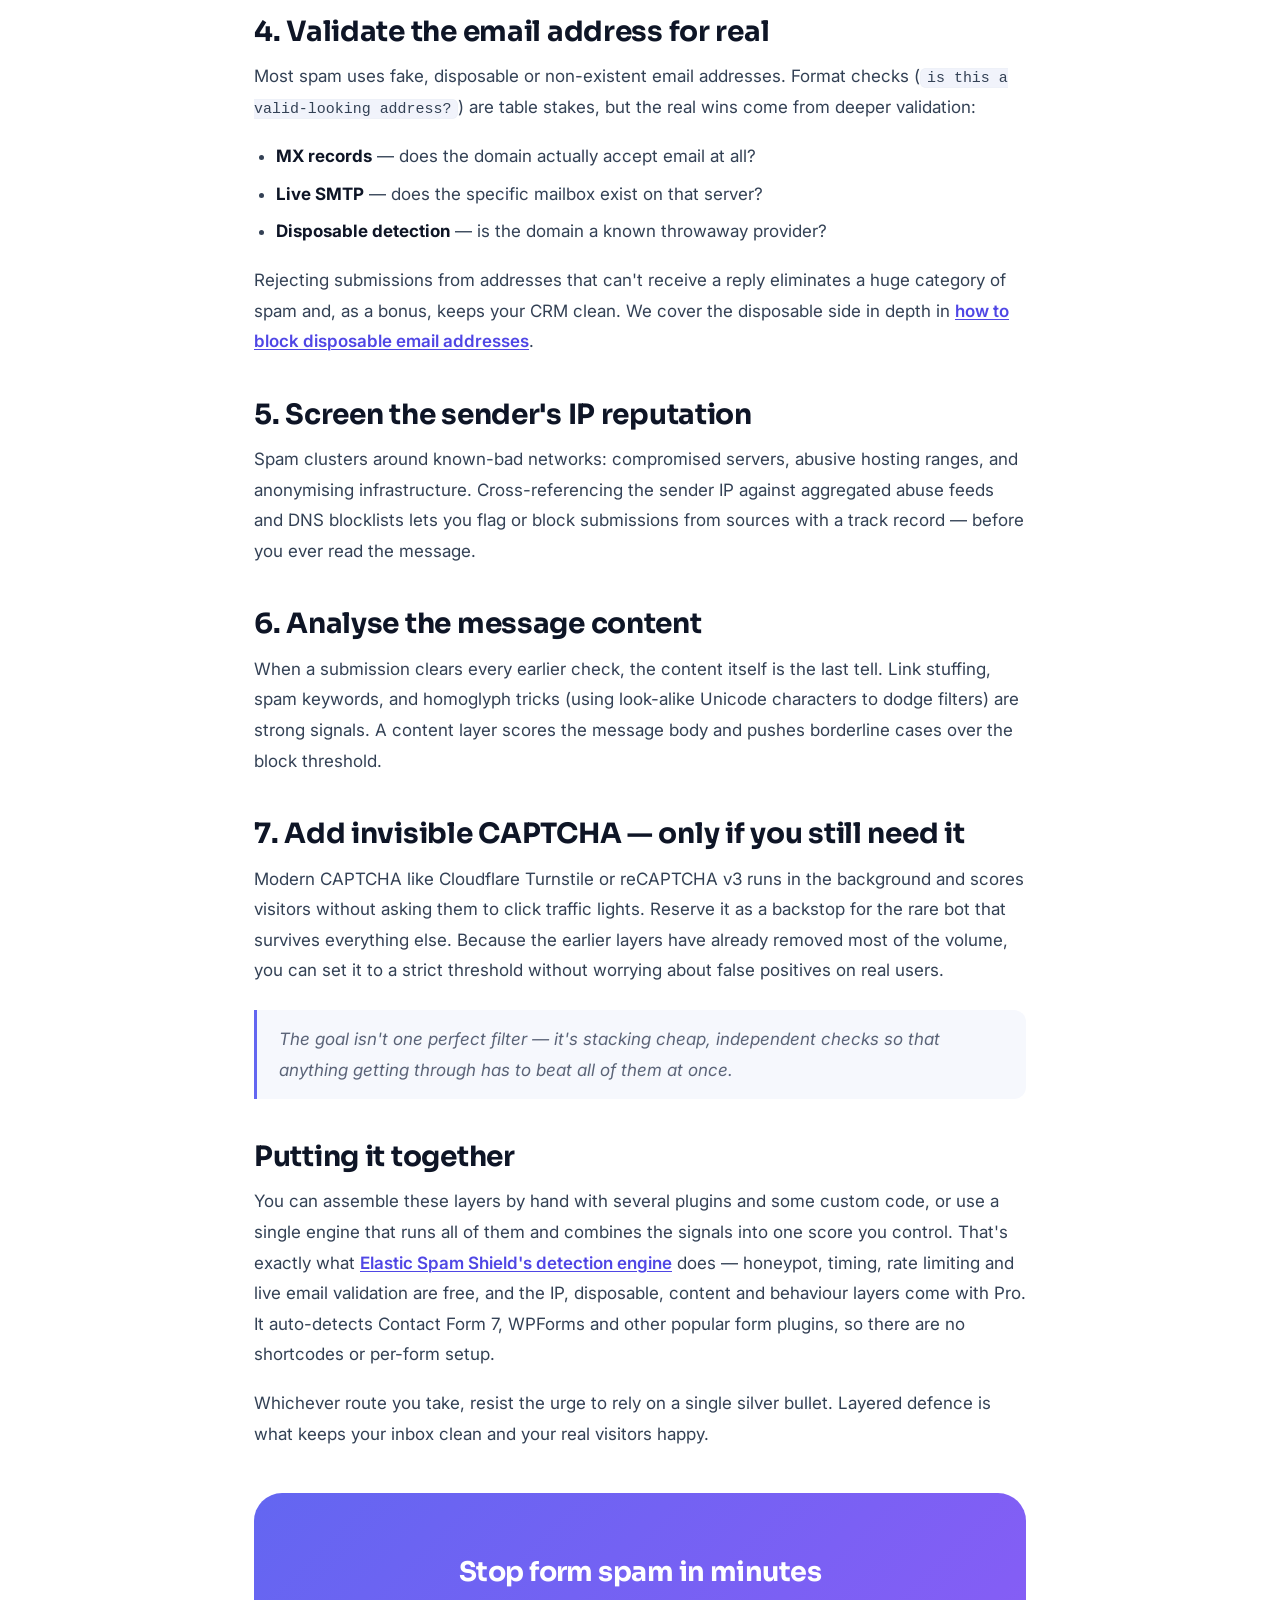
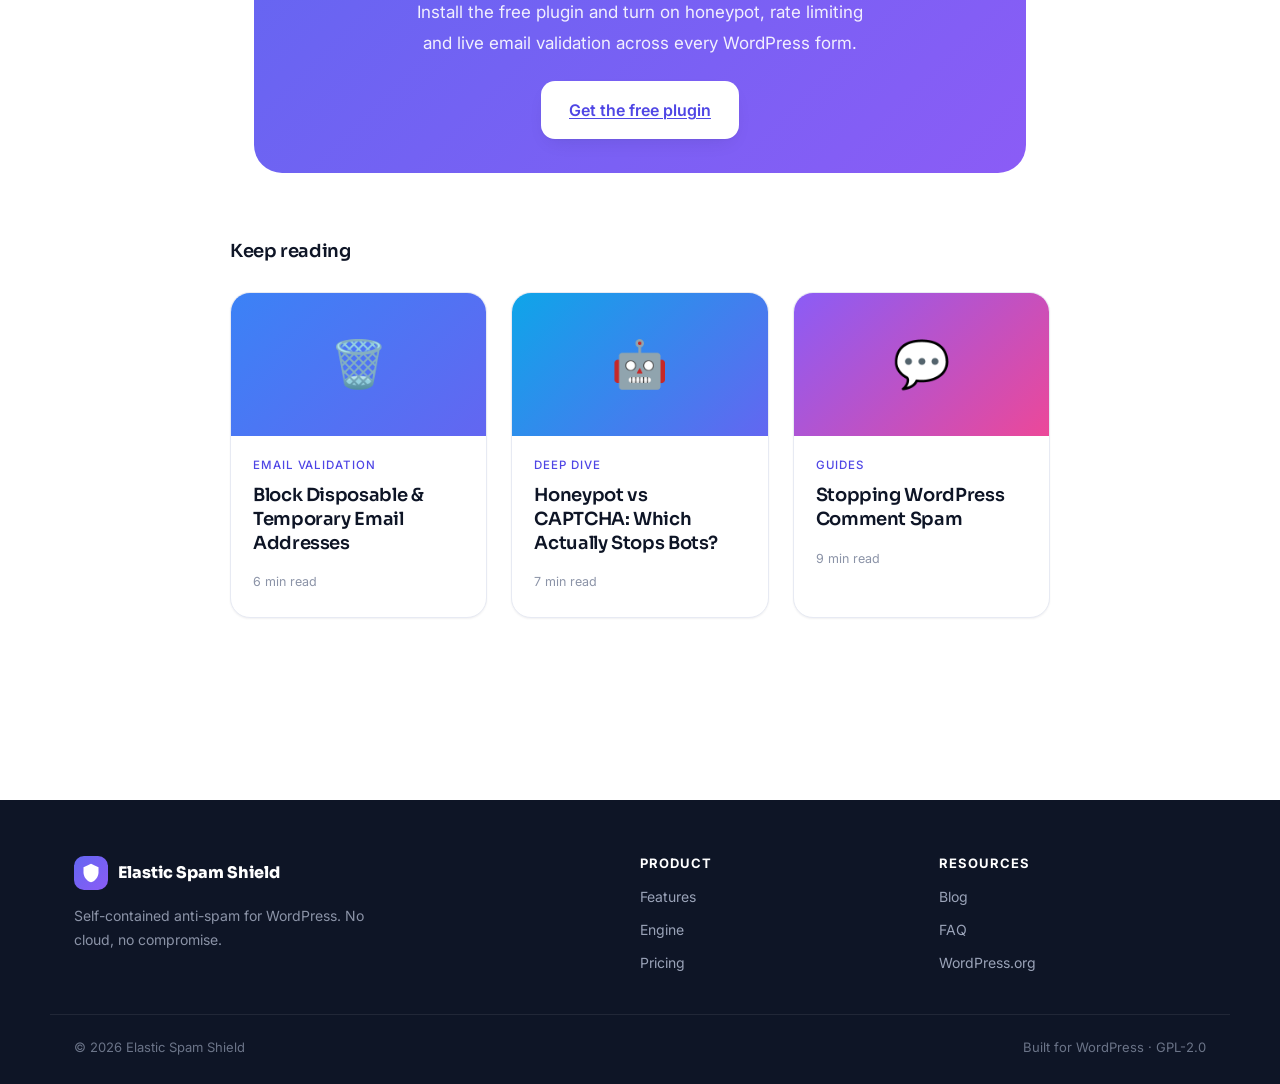
<file: blog/how-to-stop-contact-form-spam-wordpress.html>
<!DOCTYPE html>
<html lang="en" class="no-js">

<head>
    <meta charset="utf-8">
    <meta name="viewport" content="width=device-width, initial-scale=1">
    <title>How to Stop Contact Form Spam in WordPress (2026 Guide) — Elastic Spam Shield</title>
    <meta name="description" content="A practical, layered guide to eliminating WordPress contact form spam — honeypots, rate limiting, live email validation and invisible CAPTCHA — without adding friction for real visitors.">
    <meta name="keywords" content="stop contact form spam WordPress, contact form 7 spam, WPForms spam, honeypot, invisible CAPTCHA, form spam protection">
    <meta name="robots" content="index, follow, max-image-preview:large">
    <link rel="canonical" href="https://spamcheckers.github.io/blog/how-to-stop-contact-form-spam-wordpress.html">
    <meta name="theme-color" content="#ffffff">
    <link rel="icon" type="image/svg+xml" href="../assets/icon.svg">

    <meta property="og:type" content="article">
    <meta property="og:site_name" content="Elastic Spam Shield">
    <meta property="og:title" content="How to Stop Contact Form Spam in WordPress (2026 Guide)">
    <meta property="og:description" content="Seven layers that kill form spam without hurting real visitors.">
    <meta property="og:url" content="https://spamcheckers.github.io/blog/how-to-stop-contact-form-spam-wordpress.html">

    <link rel="preconnect" href="https://fonts.googleapis.com">
    <link rel="preconnect" href="https://fonts.gstatic.com" crossorigin>
    <link href="https://fonts.googleapis.com/css2?family=Inter:wght@400;500;600;700;800&family=Sora:wght@600;700;800&display=swap" rel="stylesheet">
    <link rel="stylesheet" href="../assets/css/style.css">

    <script>
        document.documentElement.classList.remove('no-js');
    </script>
    <script type="application/ld+json">
        {
            "@context": "https://schema.org",
            "@type": "BlogPosting",
            "headline": "How to Stop Contact Form Spam in WordPress (2026 Guide)",
            "description": "A practical, layered guide to eliminating WordPress contact form spam without adding friction for real visitors.",
            "datePublished": "2026-06-12",
            "author": {
                "@type": "Organization",
                "name": "Elastic Spam Shield"
            },
            "publisher": {
                "@type": "Organization",
                "name": "Elastic Spam Shield"
            },
            "mainEntityOfPage": "https://spamcheckers.github.io/blog/how-to-stop-contact-form-spam-wordpress.html"
        }
    </script>
</head>

<body>

    <header class="nav" id="nav">
        <div class="wrap nav__inner">
            <a class="brand" href="../index.html" aria-label="Elastic Spam Shield home">
                <span class="brand__mark" aria-hidden="true"><svg viewBox="0 0 24 24" fill="currentColor"><path d="M12 1L3 5v6c0 5.55 3.84 10.74 9 12 5.16-1.26 9-6.45 9-12V5l-9-4zm-1 14l-3-3 1.41-1.41L11 12.17l4.59-4.58L17 9l-6 6z"/></svg></span>
                <span class="brand__name">Email&nbsp;Spam&nbsp;Shield</span>
            </a>
            <nav class="nav__links" id="navLinks">
                <a href="../index.html#features">Features</a>
                <a href="../index.html#engine">Engine</a>
                <a href="../index.html#integrations">Integrations</a>
                <a href="../index.html#pricing">Pricing</a>
                <a href="index.html">Blog</a>
            </nav>
            <div class="nav__cta">
                <a class="btn btn--ghost" href="https://wordpress.org/plugins/" target="_blank" rel="noopener">Get&nbsp;free</a>
                <a class="btn btn--primary" href="../index.html#pricing">Get&nbsp;Pro</a>
            </div>
            <button class="nav__burger" id="burger" aria-label="Menu" aria-expanded="false"><span></span><span></span><span></span></button>
        </div>
    </header>

    <main id="top">
        <article class="article">
            <div class="wrap wrap--narrow">
                <nav class="crumb"><a href="index.html">Blog</a><span>/</span>Guides</nav>
                <header class="posthead">
                    <span class="eyebrow">Guides</span>
                    <h1>How to Stop Contact Form Spam in WordPress</h1>
                    <p class="posthead__sub">Bot-submitted contact forms waste your time, poison your inbox and can even get your domain blocklisted. Here's a layered approach that stops the junk while leaving real visitors untouched.</p>
                    <div class="postmeta"><span><b>Elastic Spam Shield</b></span><span>Updated Jun 12, 2026</span><span>8 min read</span></div>
                </header>

                <div class="prose">
                    <p>If you run any WordPress site with a contact form, you know the pattern: SEO pitches, crypto come-ons, gibberish messages and the occasional malicious payload. Most of it is automated — bots crawl the web, find form endpoints, and
                        fire submissions in bulk. The good news is that automated spam is also the easiest to stop, because bots behave nothing like people.</p>
                    <p>The wrong fix is to bolt a hard puzzle CAPTCHA onto every form and call it a day — that punishes real visitors and measurably lowers conversions. The right fix is a stack of lightweight, mostly invisible checks. Here are the seven
                        layers we recommend, roughly in the order you should add them.</p>

                    <h2>1. Add a honeypot field</h2>
                    <p>A honeypot is a form field that's hidden from humans with CSS but visible to bots parsing the raw HTML. Real visitors never see it, so they leave it blank; naive bots fill in every field they find. If the honeypot has a value on submission,
                        you can silently discard the message.</p>
                    <p>It's free, invisible, and stops a surprising share of low-effort bots. On its own it won't catch sophisticated attackers, but as the first layer it filters out the noise cheaply.</p>

                    <h2>2. Check submission timing</h2>
                    <p>Humans take a few seconds to read and fill a form. Bots submit in milliseconds. By stamping the page render time and comparing it to the submission time, you can reject anything that arrives implausibly fast (say, under two seconds)
                        — or that arrives suspiciously late from a page that's been sitting open for hours.</p>

                    <h2>3. Rate-limit by IP</h2>
                    <p>No legitimate visitor sends your contact form fifteen times a minute. Throttling submissions per IP address — with escalating temporary blocks for repeat offenders — shuts down flood attacks and brute-force scripts without affecting
                        anyone acting in good faith.</p>

                    <div class="callout">
                        <span class="callout__ico">💡</span>
                        <p><strong>Rule of thumb:</strong> the first three layers above are invisible, add zero friction, and together they stop the large majority of automated form spam. Everything below targets the smarter, more persistent bots.</p>
                    </div>

                    <h2>4. Validate the email address for real</h2>
                    <p>Most spam uses fake, disposable or non-existent email addresses. Format checks (<code>is this a valid-looking address?</code>) are table stakes, but the real wins come from deeper validation:</p>
                    <ul>
                        <li><strong>MX records</strong> — does the domain actually accept email at all?</li>
                        <li><strong>Live SMTP</strong> — does the specific mailbox exist on that server?</li>
                        <li><strong>Disposable detection</strong> — is the domain a known throwaway provider?</li>
                    </ul>
                    <p>Rejecting submissions from addresses that can't receive a reply eliminates a huge category of spam and, as a bonus, keeps your CRM clean. We cover the disposable side in depth in <a href="block-disposable-temporary-email-addresses.html">how to block disposable email addresses</a>.</p>

                    <h2>5. Screen the sender's IP reputation</h2>
                    <p>Spam clusters around known-bad networks: compromised servers, abusive hosting ranges, and anonymising infrastructure. Cross-referencing the sender IP against aggregated abuse feeds and DNS blocklists lets you flag or block submissions
                        from sources with a track record — before you ever read the message.</p>

                    <h2>6. Analyse the message content</h2>
                    <p>When a submission clears every earlier check, the content itself is the last tell. Link stuffing, spam keywords, and homoglyph tricks (using look-alike Unicode characters to dodge filters) are strong signals. A content layer scores
                        the message body and pushes borderline cases over the block threshold.</p>

                    <h2>7. Add invisible CAPTCHA — only if you still need it</h2>
                    <p>Modern CAPTCHA like Cloudflare Turnstile or reCAPTCHA v3 runs in the background and scores visitors without asking them to click traffic lights. Reserve it as a backstop for the rare bot that survives everything else. Because the earlier
                        layers have already removed most of the volume, you can set it to a strict threshold without worrying about false positives on real users.</p>

                    <blockquote>The goal isn't one perfect filter — it's stacking cheap, independent checks so that anything getting through has to beat all of them at once.</blockquote>

                    <h2>Putting it together</h2>
                    <p>You can assemble these layers by hand with several plugins and some custom code, or use a single engine that runs all of them and combines the signals into one score you control. That's exactly what <a href="../index.html#engine">Elastic Spam Shield's detection engine</a>                        does — honeypot, timing, rate limiting and live email validation are free, and the IP, disposable, content and behaviour layers come with Pro. It auto-detects Contact Form 7, WPForms and other popular form plugins, so there are
                        no shortcodes or per-form setup.</p>
                    <p>Whichever route you take, resist the urge to rely on a single silver bullet. Layered defence is what keeps your inbox clean and your real visitors happy.</p>

                    <div class="postcta">
                        <h3>Stop form spam in minutes</h3>
                        <p>Install the free plugin and turn on honeypot, rate limiting and live email validation across every WordPress form.</p>
                        <a class="btn btn--light btn--lg" href="https://wordpress.org/plugins/" target="_blank" rel="noopener">Get the free plugin</a>
                    </div>
                </div>
            </div>

            <div class="wrap wrap--narrow morereads">
                <h2>Keep reading</h2>
                <div class="postgrid">
                    <article class="postcard">
                        <a class="postcard__thumb" href="block-disposable-temporary-email-addresses.html" style="background:linear-gradient(135deg,#3b82f6,#6366f1)" aria-hidden="true">🗑️</a>
                        <div class="postcard__body">
                            <span class="postcard__cat">Email validation</span>
                            <h2><a href="block-disposable-temporary-email-addresses.html">Block Disposable &amp; Temporary Email Addresses</a></h2>
                            <div class="postcard__meta"><span>6 min read</span></div>
                        </div>
                    </article>
                    <article class="postcard">
                        <a class="postcard__thumb" href="honeypot-vs-captcha-bot-protection.html" style="background:linear-gradient(135deg,#0ea5e9,#6366f1)" aria-hidden="true">🤖</a>
                        <div class="postcard__body">
                            <span class="postcard__cat">Deep dive</span>
                            <h2><a href="honeypot-vs-captcha-bot-protection.html">Honeypot vs CAPTCHA: Which Actually Stops Bots?</a></h2>
                            <div class="postcard__meta"><span>7 min read</span></div>
                        </div>
                    </article>
                    <article class="postcard">
                        <a class="postcard__thumb" href="wordpress-comment-spam-prevention-guide.html" style="background:linear-gradient(135deg,#8b5cf6,#ec4899)" aria-hidden="true">💬</a>
                        <div class="postcard__body">
                            <span class="postcard__cat">Guides</span>
                            <h2><a href="wordpress-comment-spam-prevention-guide.html">Stopping WordPress Comment Spam</a></h2>
                            <div class="postcard__meta"><span>9 min read</span></div>
                        </div>
                    </article>
                </div>
            </div>
        </article>
    </main>

    <footer class="foot">
        <div class="wrap foot__grid">
            <div class="foot__brand">
                <a class="brand" href="../index.html"><span class="brand__mark"><svg viewBox="0 0 24 24" fill="currentColor"><path d="M12 1L3 5v6c0 5.55 3.84 10.74 9 12 5.16-1.26 9-6.45 9-12V5l-9-4z"/></svg></span><span class="brand__name">Elastic Spam Shield</span></a>
                <p>Self-contained anti-spam for WordPress. No cloud, no compromise.</p>
            </div>
            <nav>
                <h4>Product</h4><a href="../index.html#features">Features</a><a href="../index.html#engine">Engine</a><a href="../index.html#pricing">Pricing</a></nav>
            <nav>
                <h4>Resources</h4><a href="index.html">Blog</a><a href="../index.html#faq">FAQ</a><a href="https://wordpress.org/plugins/" target="_blank" rel="noopener">WordPress.org</a></nav>
        </div>
        <div class="wrap foot__bar"><span>© <span id="yr"></span> Elastic Spam Shield</span><span>Built for WordPress · GPL-2.0</span></div>
    </footer>

    <script src="../assets/js/main.js" defer></script>
</body>

</html>
</file>
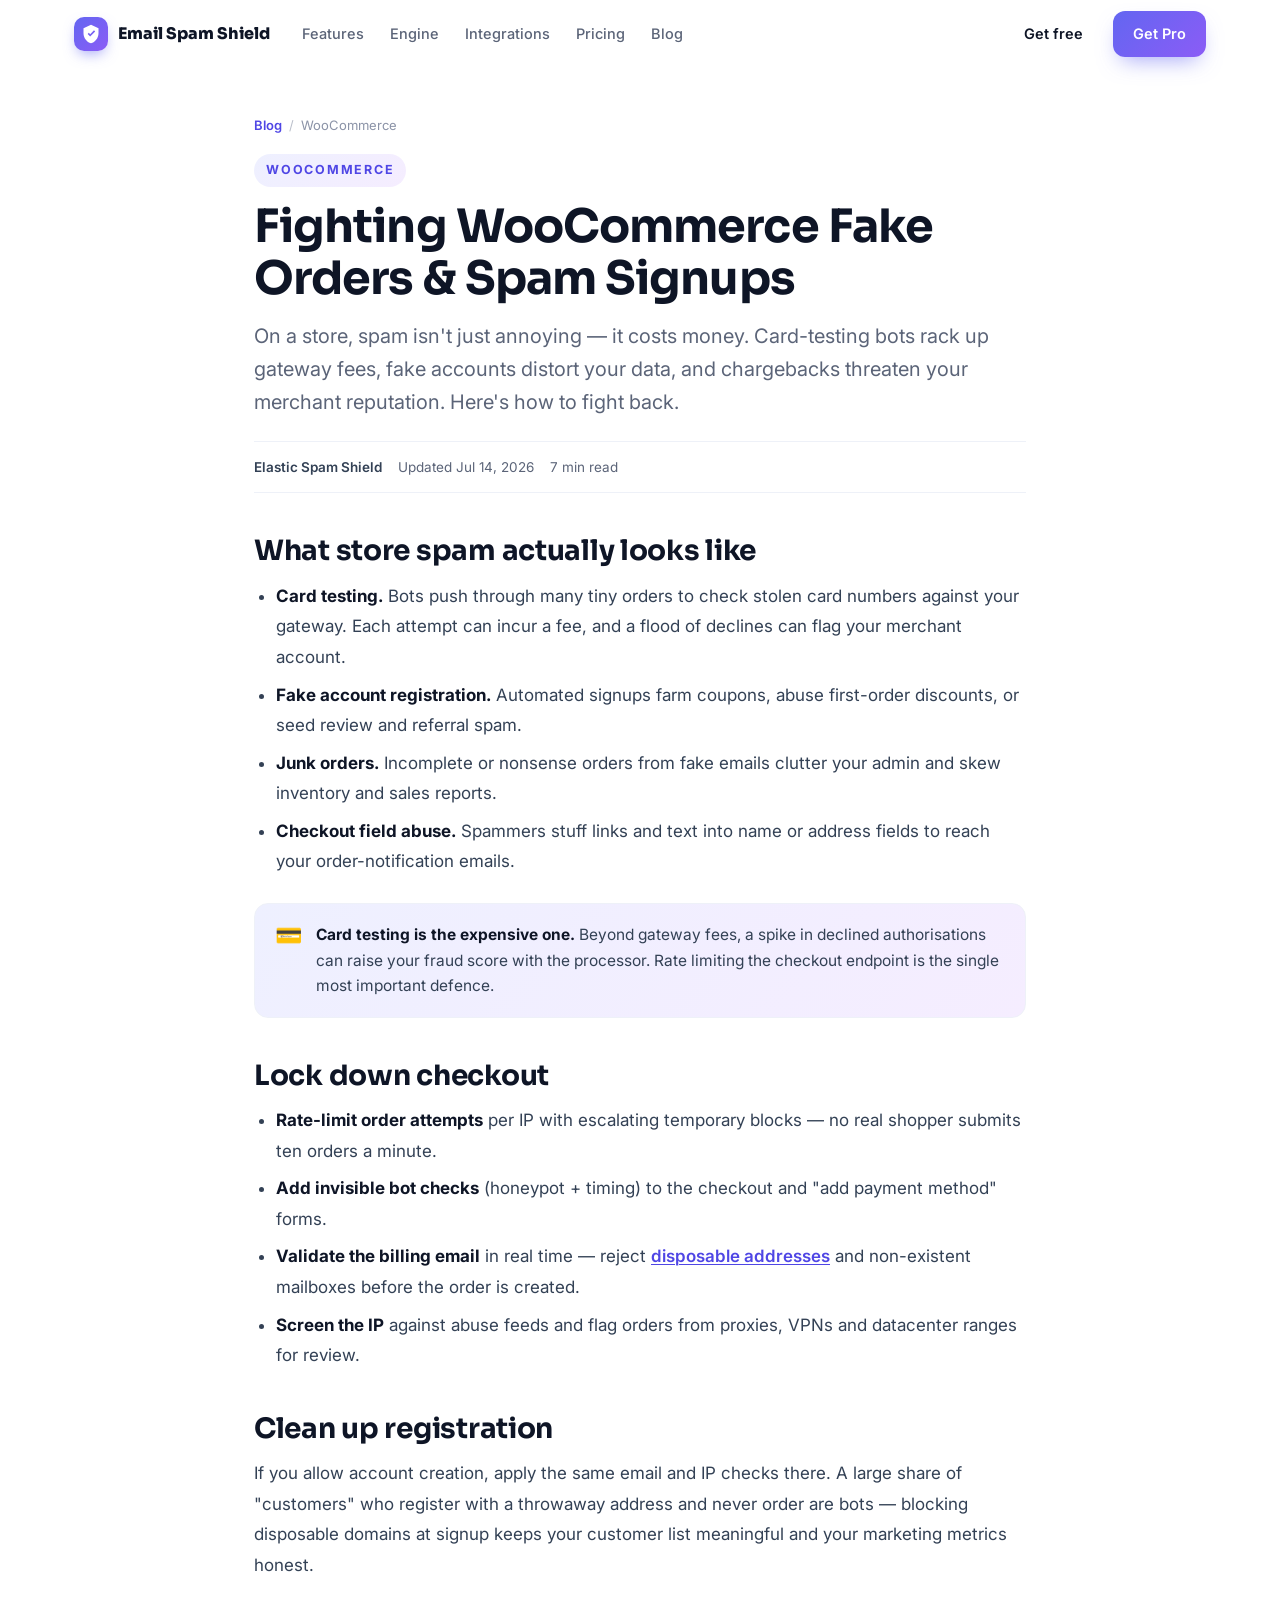
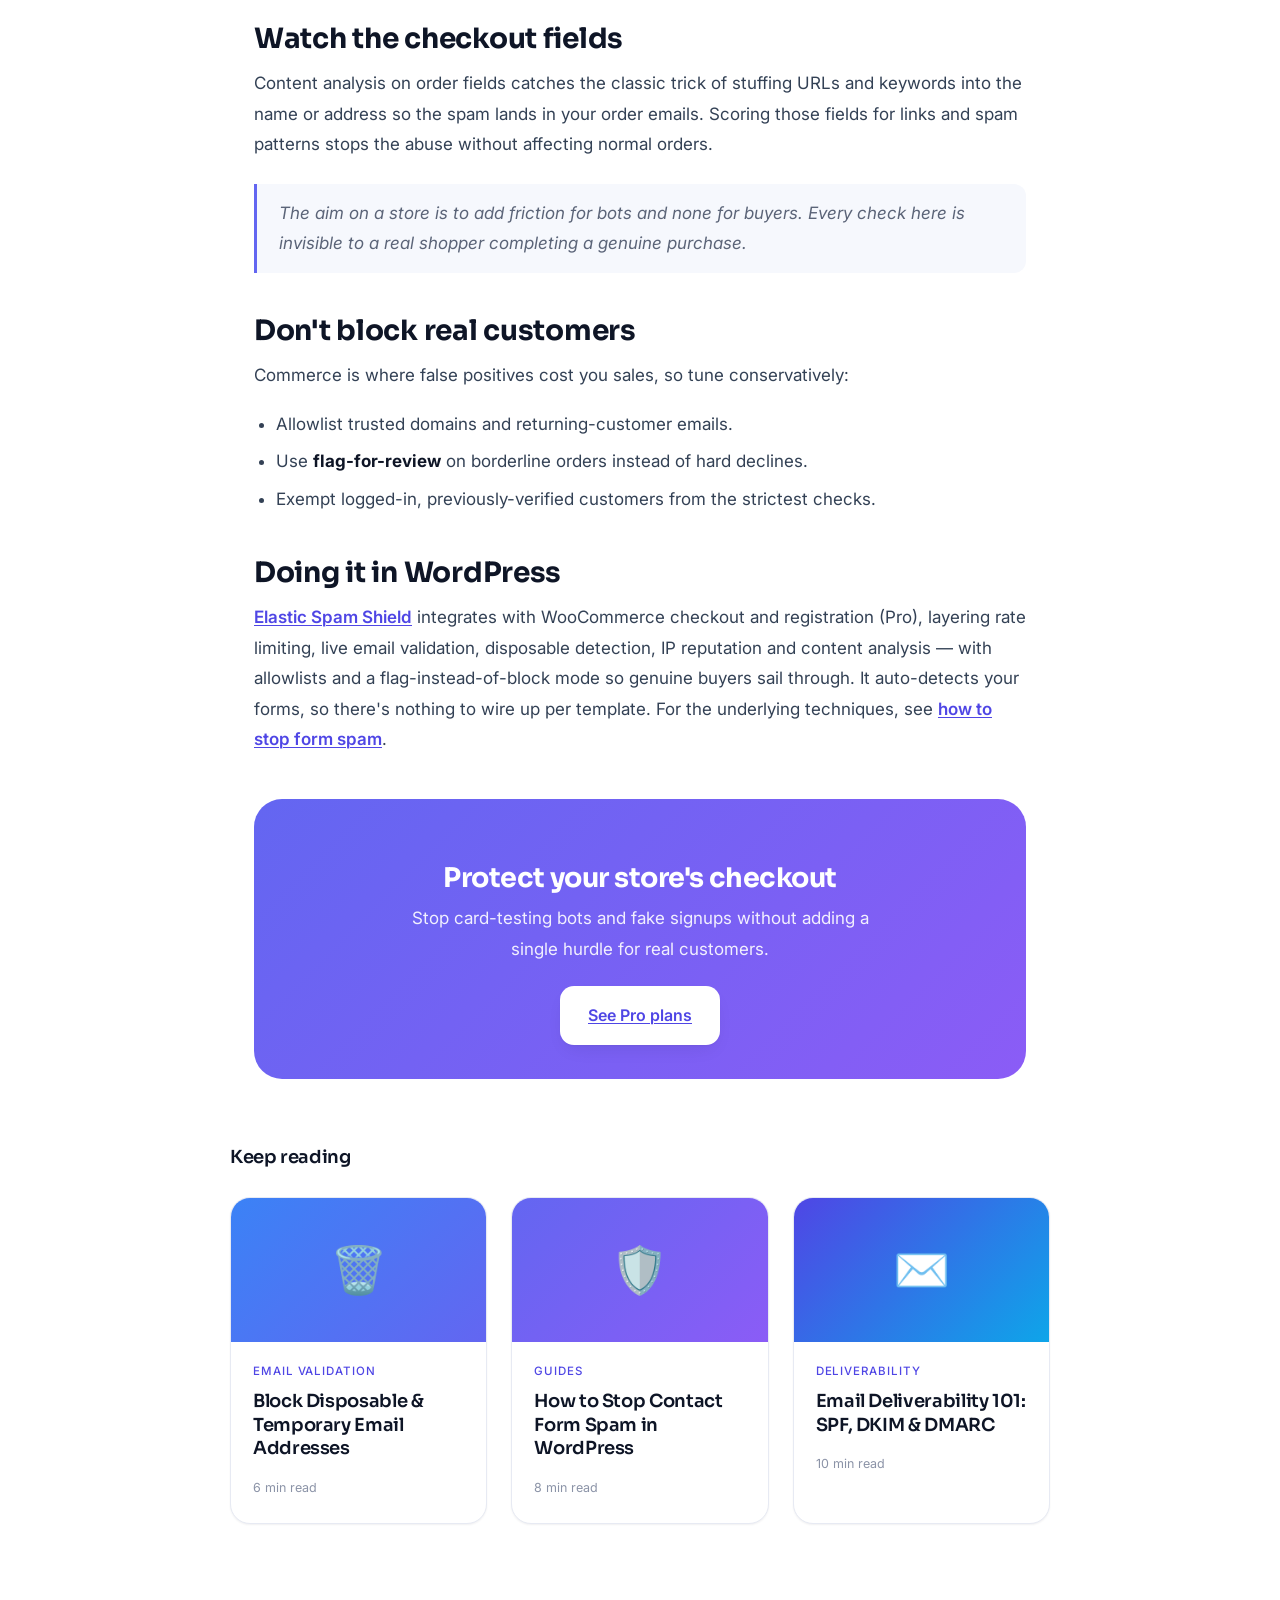
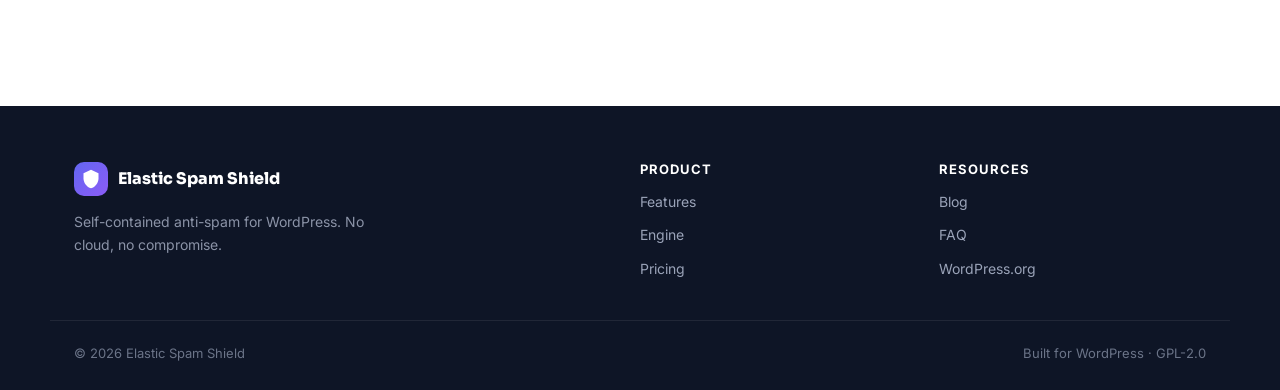
<file: blog/woocommerce-spam-fake-orders-signups.html>
<!DOCTYPE html>
<html lang="en" class="no-js">

<head>
    <meta charset="utf-8">
    <meta name="viewport" content="width=device-width, initial-scale=1">
    <title>Fighting WooCommerce Fake Orders &amp; Spam Signups — Elastic Spam Shield</title>
    <meta name="description" content="Card-testing bots, fake accounts and junk orders cost real money and hurt your payment reputation. Learn how to lock down WooCommerce checkout and registration against spam.">
    <meta name="keywords" content="WooCommerce spam, fake orders, card testing bots, spam account registration, WooCommerce fraud prevention">
    <meta name="robots" content="index, follow, max-image-preview:large">
    <link rel="canonical" href="https://spamcheckers.github.io/blog/woocommerce-spam-fake-orders-signups.html">
    <meta name="theme-color" content="#ffffff">
    <link rel="icon" type="image/svg+xml" href="../assets/icon.svg">

    <meta property="og:type" content="article">
    <meta property="og:site_name" content="Elastic Spam Shield">
    <meta property="og:title" content="Fighting WooCommerce Fake Orders &amp; Spam Signups">
    <meta property="og:description" content="Lock down WooCommerce checkout and registration against bots and fraud.">
    <meta property="og:url" content="https://spamcheckers.github.io/blog/woocommerce-spam-fake-orders-signups.html">

    <link rel="preconnect" href="https://fonts.googleapis.com">
    <link rel="preconnect" href="https://fonts.gstatic.com" crossorigin>
    <link href="https://fonts.googleapis.com/css2?family=Inter:wght@400;500;600;700;800&family=Sora:wght@600;700;800&display=swap" rel="stylesheet">
    <link rel="stylesheet" href="../assets/css/style.css">

    <script>
        document.documentElement.classList.remove('no-js');
    </script>
    <script type="application/ld+json">
        {
            "@context": "https://schema.org",
            "@type": "BlogPosting",
            "headline": "Fighting WooCommerce Fake Orders & Spam Signups",
            "description": "How to lock down WooCommerce checkout and registration against bots and fraud.",
            "datePublished": "2026-07-14",
            "author": {
                "@type": "Organization",
                "name": "Elastic Spam Shield"
            },
            "publisher": {
                "@type": "Organization",
                "name": "Elastic Spam Shield"
            },
            "mainEntityOfPage": "https://spamcheckers.github.io/blog/woocommerce-spam-fake-orders-signups.html"
        }
    </script>
</head>

<body>

    <header class="nav" id="nav">
        <div class="wrap nav__inner">
            <a class="brand" href="../index.html" aria-label="Elastic Spam Shield home">
                <span class="brand__mark" aria-hidden="true"><svg viewBox="0 0 24 24" fill="currentColor"><path d="M12 1L3 5v6c0 5.55 3.84 10.74 9 12 5.16-1.26 9-6.45 9-12V5l-9-4zm-1 14l-3-3 1.41-1.41L11 12.17l4.59-4.58L17 9l-6 6z"/></svg></span>
                <span class="brand__name">Email&nbsp;Spam&nbsp;Shield</span>
            </a>
            <nav class="nav__links" id="navLinks">
                <a href="../index.html#features">Features</a>
                <a href="../index.html#engine">Engine</a>
                <a href="../index.html#integrations">Integrations</a>
                <a href="../index.html#pricing">Pricing</a>
                <a href="index.html">Blog</a>
            </nav>
            <div class="nav__cta">
                <a class="btn btn--ghost" href="https://wordpress.org/plugins/" target="_blank" rel="noopener">Get&nbsp;free</a>
                <a class="btn btn--primary" href="../index.html#pricing">Get&nbsp;Pro</a>
            </div>
            <button class="nav__burger" id="burger" aria-label="Menu" aria-expanded="false"><span></span><span></span><span></span></button>
        </div>
    </header>

    <main id="top">
        <article class="article">
            <div class="wrap wrap--narrow">
                <nav class="crumb"><a href="index.html">Blog</a><span>/</span>WooCommerce</nav>
                <header class="posthead">
                    <span class="eyebrow">WooCommerce</span>
                    <h1>Fighting WooCommerce Fake Orders &amp; Spam Signups</h1>
                    <p class="posthead__sub">On a store, spam isn't just annoying — it costs money. Card-testing bots rack up gateway fees, fake accounts distort your data, and chargebacks threaten your merchant reputation. Here's how to fight back.</p>
                    <div class="postmeta"><span><b>Elastic Spam Shield</b></span><span>Updated Jul 14, 2026</span><span>7 min read</span></div>
                </header>

                <div class="prose">
                    <h2>What store spam actually looks like</h2>
                    <ul>
                        <li><strong>Card testing.</strong> Bots push through many tiny orders to check stolen card numbers against your gateway. Each attempt can incur a fee, and a flood of declines can flag your merchant account.</li>
                        <li><strong>Fake account registration.</strong> Automated signups farm coupons, abuse first-order discounts, or seed review and referral spam.</li>
                        <li><strong>Junk orders.</strong> Incomplete or nonsense orders from fake emails clutter your admin and skew inventory and sales reports.</li>
                        <li><strong>Checkout field abuse.</strong> Spammers stuff links and text into name or address fields to reach your order-notification emails.</li>
                    </ul>

                    <div class="callout">
                        <span class="callout__ico">💳</span>
                        <p><strong>Card testing is the expensive one.</strong> Beyond gateway fees, a spike in declined authorisations can raise your fraud score with the processor. Rate limiting the checkout endpoint is the single most important defence.</p>
                    </div>

                    <h2>Lock down checkout</h2>
                    <ul>
                        <li><strong>Rate-limit order attempts</strong> per IP with escalating temporary blocks — no real shopper submits ten orders a minute.</li>
                        <li><strong>Add invisible bot checks</strong> (honeypot + timing) to the checkout and "add payment method" forms.</li>
                        <li><strong>Validate the billing email</strong> in real time — reject <a href="block-disposable-temporary-email-addresses.html">disposable addresses</a> and non-existent mailboxes before the order is created.</li>
                        <li><strong>Screen the IP</strong> against abuse feeds and flag orders from proxies, VPNs and datacenter ranges for review.</li>
                    </ul>

                    <h2>Clean up registration</h2>
                    <p>If you allow account creation, apply the same email and IP checks there. A large share of "customers" who register with a throwaway address and never order are bots — blocking disposable domains at signup keeps your customer list meaningful
                        and your marketing metrics honest.</p>

                    <h2>Watch the checkout fields</h2>
                    <p>Content analysis on order fields catches the classic trick of stuffing URLs and keywords into the name or address so the spam lands in your order emails. Scoring those fields for links and spam patterns stops the abuse without affecting
                        normal orders.</p>

                    <blockquote>The aim on a store is to add friction for bots and none for buyers. Every check here is invisible to a real shopper completing a genuine purchase.</blockquote>

                    <h2>Don't block real customers</h2>
                    <p>Commerce is where false positives cost you sales, so tune conservatively:</p>
                    <ul>
                        <li>Allowlist trusted domains and returning-customer emails.</li>
                        <li>Use <strong>flag-for-review</strong> on borderline orders instead of hard declines.</li>
                        <li>Exempt logged-in, previously-verified customers from the strictest checks.</li>
                    </ul>

                    <h2>Doing it in WordPress</h2>
                    <p><a href="../index.html#engine">Elastic Spam Shield</a> integrates with WooCommerce checkout and registration (Pro), layering rate limiting, live email validation, disposable detection, IP reputation and content analysis — with allowlists
                        and a flag-instead-of-block mode so genuine buyers sail through. It auto-detects your forms, so there's nothing to wire up per template. For the underlying techniques, see <a href="how-to-stop-contact-form-spam-wordpress.html">how to stop form spam</a>.</p>

                    <div class="postcta">
                        <h3>Protect your store's checkout</h3>
                        <p>Stop card-testing bots and fake signups without adding a single hurdle for real customers.</p>
                        <a class="btn btn--light btn--lg" href="../index.html#pricing">See Pro plans</a>
                    </div>
                </div>
            </div>

            <div class="wrap wrap--narrow morereads">
                <h2>Keep reading</h2>
                <div class="postgrid">
                    <article class="postcard">
                        <a class="postcard__thumb" href="block-disposable-temporary-email-addresses.html" style="background:linear-gradient(135deg,#3b82f6,#6366f1)" aria-hidden="true">🗑️</a>
                        <div class="postcard__body">
                            <span class="postcard__cat">Email validation</span>
                            <h2><a href="block-disposable-temporary-email-addresses.html">Block Disposable &amp; Temporary Email Addresses</a></h2>
                            <div class="postcard__meta"><span>6 min read</span></div>
                        </div>
                    </article>
                    <article class="postcard">
                        <a class="postcard__thumb" href="how-to-stop-contact-form-spam-wordpress.html" style="background:linear-gradient(135deg,#6366f1,#8b5cf6)" aria-hidden="true">🛡️</a>
                        <div class="postcard__body">
                            <span class="postcard__cat">Guides</span>
                            <h2><a href="how-to-stop-contact-form-spam-wordpress.html">How to Stop Contact Form Spam in WordPress</a></h2>
                            <div class="postcard__meta"><span>8 min read</span></div>
                        </div>
                    </article>
                    <article class="postcard">
                        <a class="postcard__thumb" href="email-deliverability-spf-dkim-dmarc.html" style="background:linear-gradient(135deg,#4f46e5,#0ea5e9)" aria-hidden="true">✉️</a>
                        <div class="postcard__body">
                            <span class="postcard__cat">Deliverability</span>
                            <h2><a href="email-deliverability-spf-dkim-dmarc.html">Email Deliverability 101: SPF, DKIM &amp; DMARC</a></h2>
                            <div class="postcard__meta"><span>10 min read</span></div>
                        </div>
                    </article>
                </div>
            </div>
        </article>
    </main>

    <footer class="foot">
        <div class="wrap foot__grid">
            <div class="foot__brand">
                <a class="brand" href="../index.html"><span class="brand__mark"><svg viewBox="0 0 24 24" fill="currentColor"><path d="M12 1L3 5v6c0 5.55 3.84 10.74 9 12 5.16-1.26 9-6.45 9-12V5l-9-4z"/></svg></span><span class="brand__name">Elastic Spam Shield</span></a>
                <p>Self-contained anti-spam for WordPress. No cloud, no compromise.</p>
            </div>
            <nav>
                <h4>Product</h4><a href="../index.html#features">Features</a><a href="../index.html#engine">Engine</a><a href="../index.html#pricing">Pricing</a></nav>
            <nav>
                <h4>Resources</h4><a href="index.html">Blog</a><a href="../index.html#faq">FAQ</a><a href="https://wordpress.org/plugins/" target="_blank" rel="noopener">WordPress.org</a></nav>
        </div>
        <div class="wrap foot__bar"><span>© <span id="yr"></span> Elastic Spam Shield</span><span>Built for WordPress · GPL-2.0</span></div>
    </footer>

    <script src="../assets/js/main.js" defer></script>
</body>

</html>
</file>
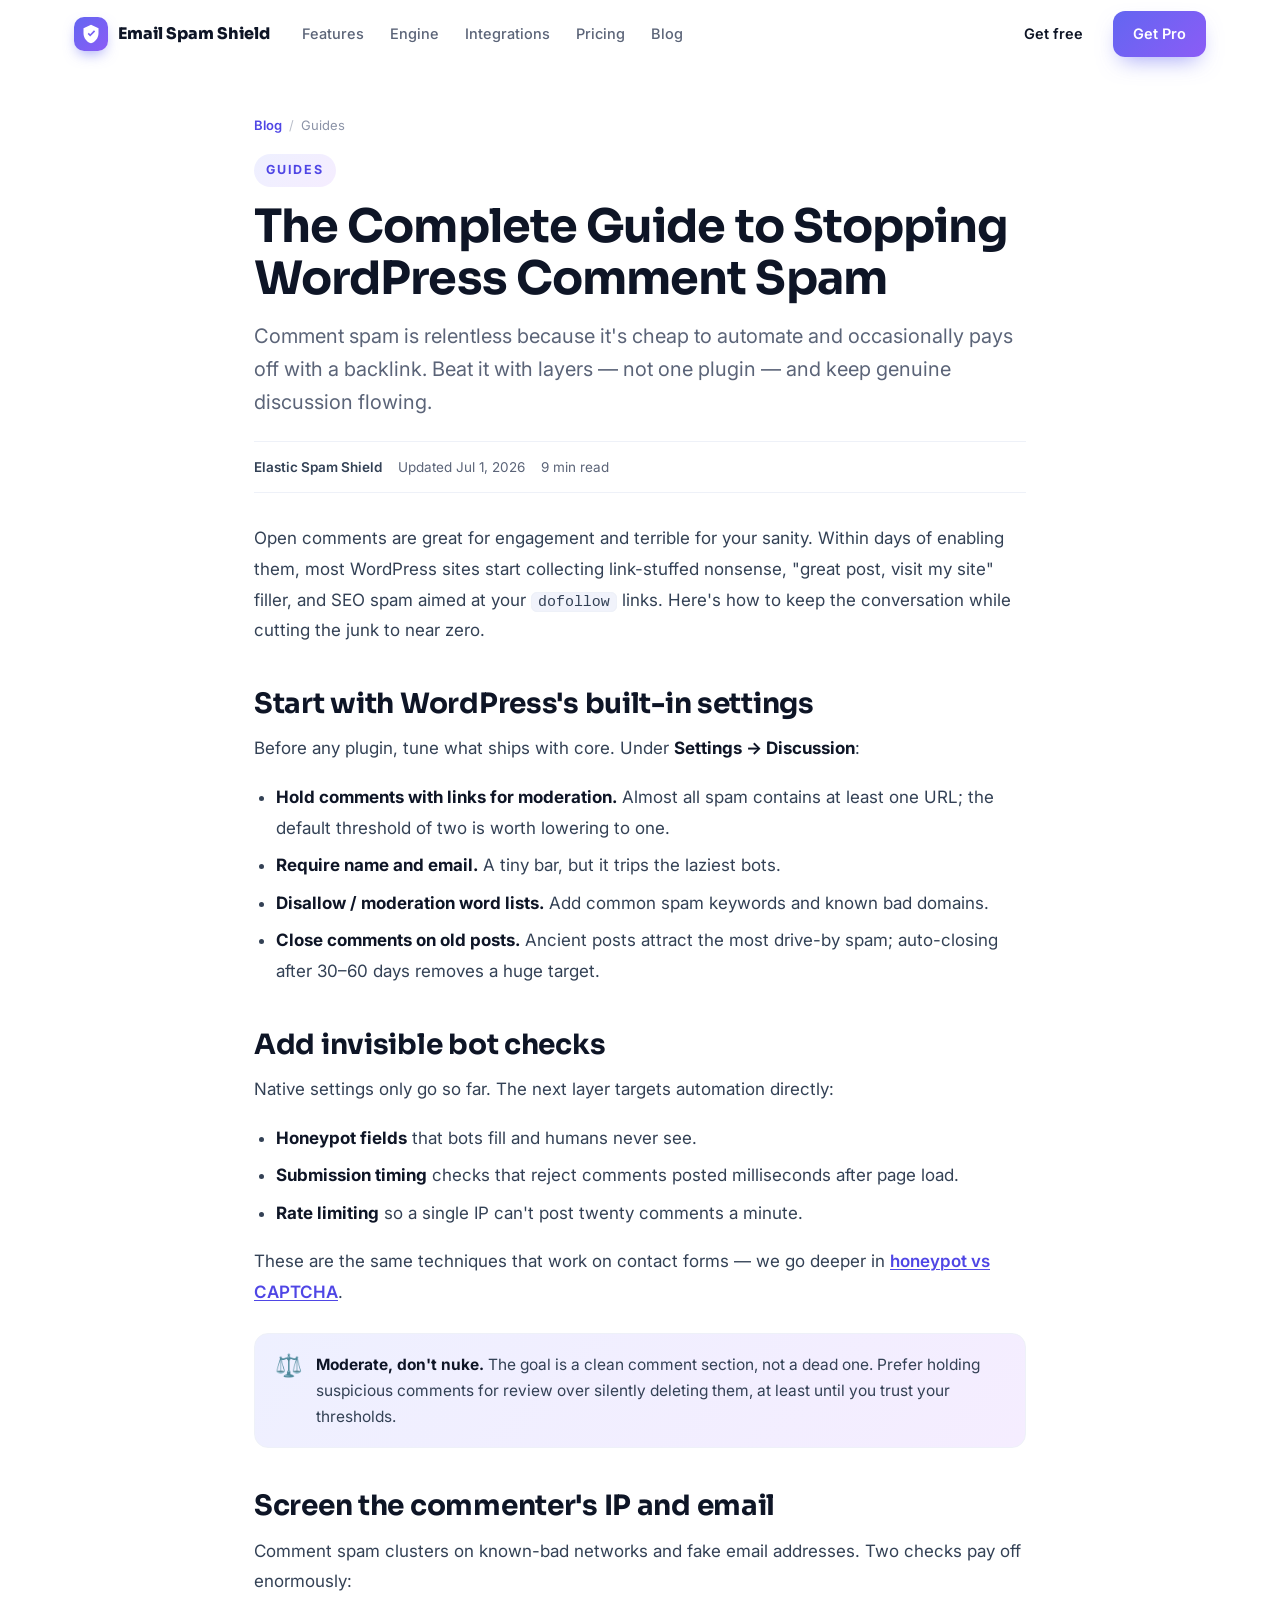
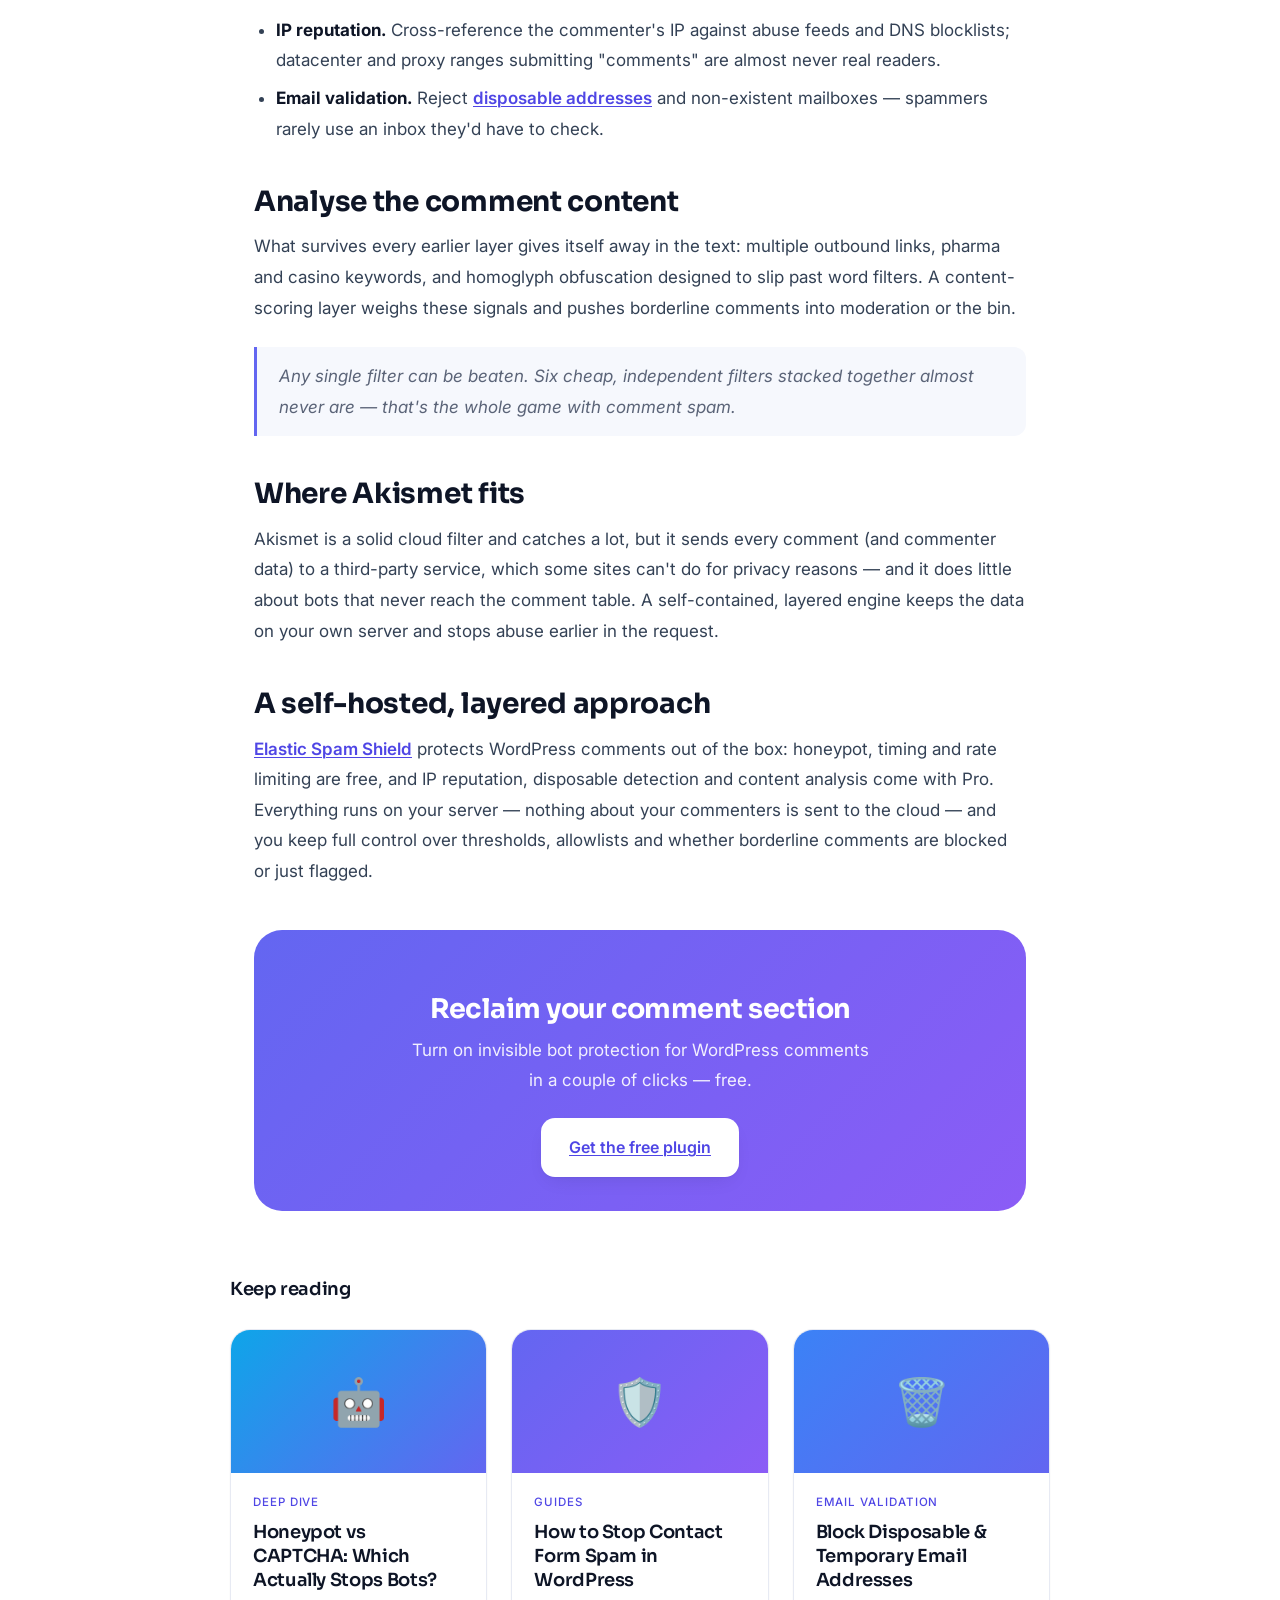
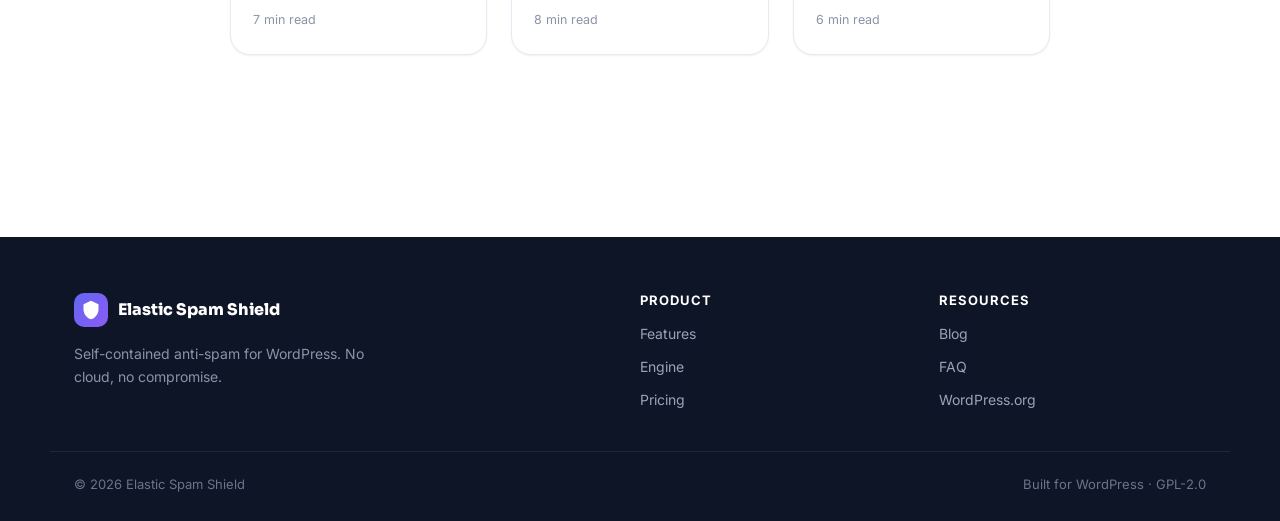
<file: blog/wordpress-comment-spam-prevention-guide.html>
<!DOCTYPE html>
<html lang="en" class="no-js">

<head>
    <meta charset="utf-8">
    <meta name="viewport" content="width=device-width, initial-scale=1">
    <title>The Complete Guide to Stopping WordPress Comment Spam — Elastic Spam Shield</title>
    <meta name="description" content="A layered playbook for eliminating WordPress comment spam: native settings, moderation, honeypots, rate limiting, link analysis and IP reputation — without breaking real discussion.">
    <meta name="keywords" content="WordPress comment spam, stop blog comment spam, Akismet alternative, comment moderation, spam comments">
    <meta name="robots" content="index, follow, max-image-preview:large">
    <link rel="canonical" href="https://spamcheckers.github.io/blog/wordpress-comment-spam-prevention-guide.html">
    <meta name="theme-color" content="#ffffff">
    <link rel="icon" type="image/svg+xml" href="../assets/icon.svg">

    <meta property="og:type" content="article">
    <meta property="og:site_name" content="Elastic Spam Shield">
    <meta property="og:title" content="The Complete Guide to Stopping WordPress Comment Spam">
    <meta property="og:description" content="A layered playbook for keeping your comment section clean and human.">
    <meta property="og:url" content="https://spamcheckers.github.io/blog/wordpress-comment-spam-prevention-guide.html">

    <link rel="preconnect" href="https://fonts.googleapis.com">
    <link rel="preconnect" href="https://fonts.gstatic.com" crossorigin>
    <link href="https://fonts.googleapis.com/css2?family=Inter:wght@400;500;600;700;800&family=Sora:wght@600;700;800&display=swap" rel="stylesheet">
    <link rel="stylesheet" href="../assets/css/style.css">

    <script>
        document.documentElement.classList.remove('no-js');
    </script>
    <script type="application/ld+json">
        {
            "@context": "https://schema.org",
            "@type": "BlogPosting",
            "headline": "The Complete Guide to Stopping WordPress Comment Spam",
            "description": "A layered playbook for eliminating WordPress comment spam without breaking real discussion.",
            "datePublished": "2026-07-01",
            "author": {
                "@type": "Organization",
                "name": "Elastic Spam Shield"
            },
            "publisher": {
                "@type": "Organization",
                "name": "Elastic Spam Shield"
            },
            "mainEntityOfPage": "https://spamcheckers.github.io/blog/wordpress-comment-spam-prevention-guide.html"
        }
    </script>
</head>

<body>

    <header class="nav" id="nav">
        <div class="wrap nav__inner">
            <a class="brand" href="../index.html" aria-label="Elastic Spam Shield home">
                <span class="brand__mark" aria-hidden="true"><svg viewBox="0 0 24 24" fill="currentColor"><path d="M12 1L3 5v6c0 5.55 3.84 10.74 9 12 5.16-1.26 9-6.45 9-12V5l-9-4zm-1 14l-3-3 1.41-1.41L11 12.17l4.59-4.58L17 9l-6 6z"/></svg></span>
                <span class="brand__name">Email&nbsp;Spam&nbsp;Shield</span>
            </a>
            <nav class="nav__links" id="navLinks">
                <a href="../index.html#features">Features</a>
                <a href="../index.html#engine">Engine</a>
                <a href="../index.html#integrations">Integrations</a>
                <a href="../index.html#pricing">Pricing</a>
                <a href="index.html">Blog</a>
            </nav>
            <div class="nav__cta">
                <a class="btn btn--ghost" href="https://wordpress.org/plugins/" target="_blank" rel="noopener">Get&nbsp;free</a>
                <a class="btn btn--primary" href="../index.html#pricing">Get&nbsp;Pro</a>
            </div>
            <button class="nav__burger" id="burger" aria-label="Menu" aria-expanded="false"><span></span><span></span><span></span></button>
        </div>
    </header>

    <main id="top">
        <article class="article">
            <div class="wrap wrap--narrow">
                <nav class="crumb"><a href="index.html">Blog</a><span>/</span>Guides</nav>
                <header class="posthead">
                    <span class="eyebrow">Guides</span>
                    <h1>The Complete Guide to Stopping WordPress Comment Spam</h1>
                    <p class="posthead__sub">Comment spam is relentless because it's cheap to automate and occasionally pays off with a backlink. Beat it with layers — not one plugin — and keep genuine discussion flowing.</p>
                    <div class="postmeta"><span><b>Elastic Spam Shield</b></span><span>Updated Jul 1, 2026</span><span>9 min read</span></div>
                </header>

                <div class="prose">
                    <p>Open comments are great for engagement and terrible for your sanity. Within days of enabling them, most WordPress sites start collecting link-stuffed nonsense, "great post, visit my site" filler, and SEO spam aimed at your <code>dofollow</code>                        links. Here's how to keep the conversation while cutting the junk to near zero.</p>

                    <h2>Start with WordPress's built-in settings</h2>
                    <p>Before any plugin, tune what ships with core. Under <strong>Settings → Discussion</strong>:</p>
                    <ul>
                        <li><strong>Hold comments with links for moderation.</strong> Almost all spam contains at least one URL; the default threshold of two is worth lowering to one.</li>
                        <li><strong>Require name and email.</strong> A tiny bar, but it trips the laziest bots.</li>
                        <li><strong>Disallow / moderation word lists.</strong> Add common spam keywords and known bad domains.</li>
                        <li><strong>Close comments on old posts.</strong> Ancient posts attract the most drive-by spam; auto-closing after 30–60 days removes a huge target.</li>
                    </ul>

                    <h2>Add invisible bot checks</h2>
                    <p>Native settings only go so far. The next layer targets automation directly:</p>
                    <ul>
                        <li><strong>Honeypot fields</strong> that bots fill and humans never see.</li>
                        <li><strong>Submission timing</strong> checks that reject comments posted milliseconds after page load.</li>
                        <li><strong>Rate limiting</strong> so a single IP can't post twenty comments a minute.</li>
                    </ul>
                    <p>These are the same techniques that work on contact forms — we go deeper in <a href="honeypot-vs-captcha-bot-protection.html">honeypot vs CAPTCHA</a>.</p>

                    <div class="callout">
                        <span class="callout__ico">⚖️</span>
                        <p><strong>Moderate, don't nuke.</strong> The goal is a clean comment section, not a dead one. Prefer holding suspicious comments for review over silently deleting them, at least until you trust your thresholds.</p>
                    </div>

                    <h2>Screen the commenter's IP and email</h2>
                    <p>Comment spam clusters on known-bad networks and fake email addresses. Two checks pay off enormously:</p>
                    <ul>
                        <li><strong>IP reputation.</strong> Cross-reference the commenter's IP against abuse feeds and DNS blocklists; datacenter and proxy ranges submitting "comments" are almost never real readers.</li>
                        <li><strong>Email validation.</strong> Reject <a href="block-disposable-temporary-email-addresses.html">disposable addresses</a> and non-existent mailboxes — spammers rarely use an inbox they'd have to check.</li>
                    </ul>

                    <h2>Analyse the comment content</h2>
                    <p>What survives every earlier layer gives itself away in the text: multiple outbound links, pharma and casino keywords, and homoglyph obfuscation designed to slip past word filters. A content-scoring layer weighs these signals and pushes
                        borderline comments into moderation or the bin.</p>

                    <blockquote>Any single filter can be beaten. Six cheap, independent filters stacked together almost never are — that's the whole game with comment spam.</blockquote>

                    <h2>Where Akismet fits</h2>
                    <p>Akismet is a solid cloud filter and catches a lot, but it sends every comment (and commenter data) to a third-party service, which some sites can't do for privacy reasons — and it does little about bots that never reach the comment
                        table. A self-contained, layered engine keeps the data on your own server and stops abuse earlier in the request.</p>

                    <h2>A self-hosted, layered approach</h2>
                    <p><a href="../index.html#engine">Elastic Spam Shield</a> protects WordPress comments out of the box: honeypot, timing and rate limiting are free, and IP reputation, disposable detection and content analysis come with Pro. Everything
                        runs on your server — nothing about your commenters is sent to the cloud — and you keep full control over thresholds, allowlists and whether borderline comments are blocked or just flagged.</p>

                    <div class="postcta">
                        <h3>Reclaim your comment section</h3>
                        <p>Turn on invisible bot protection for WordPress comments in a couple of clicks — free.</p>
                        <a class="btn btn--light btn--lg" href="https://wordpress.org/plugins/" target="_blank" rel="noopener">Get the free plugin</a>
                    </div>
                </div>
            </div>

            <div class="wrap wrap--narrow morereads">
                <h2>Keep reading</h2>
                <div class="postgrid">
                    <article class="postcard">
                        <a class="postcard__thumb" href="honeypot-vs-captcha-bot-protection.html" style="background:linear-gradient(135deg,#0ea5e9,#6366f1)" aria-hidden="true">🤖</a>
                        <div class="postcard__body">
                            <span class="postcard__cat">Deep dive</span>
                            <h2><a href="honeypot-vs-captcha-bot-protection.html">Honeypot vs CAPTCHA: Which Actually Stops Bots?</a></h2>
                            <div class="postcard__meta"><span>7 min read</span></div>
                        </div>
                    </article>
                    <article class="postcard">
                        <a class="postcard__thumb" href="how-to-stop-contact-form-spam-wordpress.html" style="background:linear-gradient(135deg,#6366f1,#8b5cf6)" aria-hidden="true">🛡️</a>
                        <div class="postcard__body">
                            <span class="postcard__cat">Guides</span>
                            <h2><a href="how-to-stop-contact-form-spam-wordpress.html">How to Stop Contact Form Spam in WordPress</a></h2>
                            <div class="postcard__meta"><span>8 min read</span></div>
                        </div>
                    </article>
                    <article class="postcard">
                        <a class="postcard__thumb" href="block-disposable-temporary-email-addresses.html" style="background:linear-gradient(135deg,#3b82f6,#6366f1)" aria-hidden="true">🗑️</a>
                        <div class="postcard__body">
                            <span class="postcard__cat">Email validation</span>
                            <h2><a href="block-disposable-temporary-email-addresses.html">Block Disposable &amp; Temporary Email Addresses</a></h2>
                            <div class="postcard__meta"><span>6 min read</span></div>
                        </div>
                    </article>
                </div>
            </div>
        </article>
    </main>

    <footer class="foot">
        <div class="wrap foot__grid">
            <div class="foot__brand">
                <a class="brand" href="../index.html"><span class="brand__mark"><svg viewBox="0 0 24 24" fill="currentColor"><path d="M12 1L3 5v6c0 5.55 3.84 10.74 9 12 5.16-1.26 9-6.45 9-12V5l-9-4z"/></svg></span><span class="brand__name">Elastic Spam Shield</span></a>
                <p>Self-contained anti-spam for WordPress. No cloud, no compromise.</p>
            </div>
            <nav>
                <h4>Product</h4><a href="../index.html#features">Features</a><a href="../index.html#engine">Engine</a><a href="../index.html#pricing">Pricing</a></nav>
            <nav>
                <h4>Resources</h4><a href="index.html">Blog</a><a href="../index.html#faq">FAQ</a><a href="https://wordpress.org/plugins/" target="_blank" rel="noopener">WordPress.org</a></nav>
        </div>
        <div class="wrap foot__bar"><span>© <span id="yr"></span> Elastic Spam Shield</span><span>Built for WordPress · GPL-2.0</span></div>
    </footer>

    <script src="../assets/js/main.js" defer></script>
</body>

</html>
</file>
<file: assets/css/style.css>
/* ═══════════════════════════════════════════════════════════════════
   Elastic Spam Shield — marketing site  (light · premium · motion)
   ═══════════════════════════════════════════════════════════════════ */

:root {
    --ink: #0e1526;
    --ink-2: #334155;
    --muted: #5b6478;
    --muted-2: #8b93a7;
    --bg: #ffffff;
    --bg-2: #f6f8fd;
    --surface: #ffffff;
    --border: #e7eaf3;
    --border-2: #eef1f8;
    --brand: #6366f1;
    --brand-d: #4f46e5;
    --violet: #8b5cf6;
    --sky: #3b82f6;
    --grad: linear-gradient(135deg, #6366f1 0%, #8b5cf6 100%);
    --grad-soft: linear-gradient(135deg, #eef0ff 0%, #f5edff 100%);
    --ok: #10b981;
    --bad: #ef4444;
    --warn: #f59e0b;
    --r: 14px;
    --r-lg: 20px;
    --r-xl: 28px;
    --sh-sm: 0 1px 2px rgba(16, 24, 40, .06);
    --sh: 0 1px 2px rgba(16, 24, 40, .04), 0 8px 20px -8px rgba(16, 24, 40, .12);
    --sh-md: 0 6px 16px -6px rgba(16, 24, 40, .12), 0 18px 40px -18px rgba(16, 24, 40, .20);
    --sh-lg: 0 20px 40px -16px rgba(16, 24, 40, .20), 0 40px 80px -40px rgba(79, 70, 229, .30);
    --maxw: 1180px;
    --font: 'Inter', -apple-system, BlinkMacSystemFont, 'Segoe UI', Roboto, sans-serif;
    --display: 'Sora', 'Inter', sans-serif;
}

*,
*::before,
*::after {
    box-sizing: border-box;
}

html {
    scroll-behavior: smooth;
    scroll-padding-top: 88px;
    -webkit-text-size-adjust: 100%;
}

body {
    margin: 0;
    font-family: var(--font);
    color: var(--ink);
    background: var(--bg);
    font-size: 16px;
    line-height: 1.65;
    -webkit-font-smoothing: antialiased;
    overflow-x: hidden;
}

img,
svg {
    max-width: 100%;
    display: block;
}

a {
    color: inherit;
    text-decoration: none;
}

h1,
h2,
h3,
h4 {
    font-family: var(--display);
    line-height: 1.12;
    letter-spacing: -.02em;
    margin: 0;
}

.wrap {
    width: 100%;
    max-width: var(--maxw);
    margin: 0 auto;
    padding: 0 24px;
}

.wrap--narrow {
    max-width: 820px;
}

.grad {
    background: var(--grad);
    -webkit-background-clip: text;
    background-clip: text;
    color: transparent;
}

.eyebrow {
    display: inline-block;
    font-weight: 700;
    font-size: 12.5px;
    letter-spacing: .14em;
    text-transform: uppercase;
    color: var(--brand-d);
    background: var(--grad-soft);
    padding: 6px 12px;
    border-radius: 100px;
}


/* ── Buttons ─────────────────────────────────────────────────────────── */

.btn {
    display: inline-flex;
    align-items: center;
    justify-content: center;
    gap: 8px;
    cursor: pointer;
    border: none;
    font-family: var(--font);
    font-weight: 600;
    font-size: 14.5px;
    padding: 11px 20px;
    border-radius: 12px;
    transition: transform .18s cubic-bezier(.2, .7, .3, 1), box-shadow .18s, background .18s, color .18s;
    white-space: nowrap;
}

.btn--lg {
    padding: 15px 28px;
    font-size: 16px;
    border-radius: 14px;
}

.btn--block {
    width: 100%;
}

.btn--primary {
    background: var(--grad);
    color: #fff;
    box-shadow: 0 10px 22px -8px rgba(99, 102, 241, .6);
}

.btn--primary:hover {
    transform: translateY(-2px);
    box-shadow: 0 16px 30px -8px rgba(99, 102, 241, .7);
}

.btn--soft {
    background: #eef0f8;
    color: var(--ink);
}

.btn--soft:hover {
    background: #e5e8f3;
    transform: translateY(-2px);
}

.btn--ghost {
    background: transparent;
    color: var(--ink);
}

.btn--ghost:hover {
    color: var(--brand-d);
}

.btn--light {
    background: #fff;
    color: var(--brand-d);
    box-shadow: var(--sh);
}

.btn--light:hover {
    transform: translateY(-2px);
    box-shadow: var(--sh-md);
}

.btn--outline {
    background: transparent;
    color: #fff;
    box-shadow: inset 0 0 0 1.5px rgba(255, 255, 255, .55);
}

.btn--outline:hover {
    background: rgba(255, 255, 255, .12);
}


/* ── Nav ─────────────────────────────────────────────────────────────── */

.nav {
    position: sticky;
    top: 0;
    z-index: 50;
    background: rgba(255, 255, 255, .72);
    -webkit-backdrop-filter: saturate(180%) blur(14px);
    backdrop-filter: saturate(180%) blur(14px);
    border-bottom: 1px solid transparent;
    transition: border-color .2s, box-shadow .2s, background .2s;
}

.nav.is-stuck {
    border-color: var(--border);
    box-shadow: 0 4px 20px -12px rgba(16, 24, 40, .25);
}

.nav__inner {
    display: flex;
    align-items: center;
    gap: 24px;
    height: 68px;
}

.brand {
    display: inline-flex;
    align-items: center;
    gap: 10px;
    font-family: var(--display);
    font-weight: 800;
    font-size: 16px;
}

.brand__mark {
    width: 34px;
    height: 34px;
    display: inline-flex;
    align-items: center;
    justify-content: center;
    color: #fff;
    background: var(--grad);
    border-radius: 10px;
    box-shadow: 0 6px 14px -4px rgba(99, 102, 241, .6);
}

.brand__mark svg {
    width: 20px;
    height: 20px;
}

.nav__links {
    display: flex;
    gap: 26px;
    margin-left: 8px;
}

.nav__links a {
    font-size: 14.5px;
    font-weight: 500;
    color: var(--muted);
    transition: color .15s;
}

.nav__links a:hover {
    color: var(--ink);
}

.nav__cta {
    margin-left: auto;
    display: flex;
    align-items: center;
    gap: 10px;
}

.nav__burger {
    display: none;
    margin-left: auto;
    background: none;
    border: none;
    cursor: pointer;
    width: 40px;
    height: 40px;
    flex-direction: column;
    gap: 5px;
    align-items: center;
    justify-content: center;
}

.nav__burger span {
    width: 22px;
    height: 2px;
    background: var(--ink);
    border-radius: 2px;
    transition: .25s;
}

.nav__burger[aria-expanded="true"] span:nth-child(1) {
    transform: translateY(7px) rotate(45deg);
}

.nav__burger[aria-expanded="true"] span:nth-child(2) {
    opacity: 0;
}

.nav__burger[aria-expanded="true"] span:nth-child(3) {
    transform: translateY(-7px) rotate(-45deg);
}


/* ── Hero ────────────────────────────────────────────────────────────── */

.hero {
    position: relative;
    padding: 76px 0 64px;
    overflow: hidden;
}

.hero__glow {
    position: absolute;
    inset: -20% -10% auto -10%;
    height: 640px;
    z-index: 0;
    pointer-events: none;
    background: radial-gradient(600px 340px at 18% 8%, rgba(99, 102, 241, .20), transparent 60%), radial-gradient(560px 320px at 92% 0%, rgba(139, 92, 246, .18), transparent 55%), radial-gradient(480px 300px at 60% 40%, rgba(59, 130, 246, .12), transparent 60%);
}

.hero__grid {
    position: relative;
    z-index: 1;
    display: grid;
    grid-template-columns: 1.05fr .95fr;
    gap: 56px;
    align-items: center;
}

.pill {
    display: inline-flex;
    align-items: center;
    gap: 8px;
    font-size: 13px;
    font-weight: 600;
    color: var(--ink);
    background: #fff;
    border: 1px solid var(--border);
    border-radius: 100px;
    padding: 7px 14px;
    box-shadow: var(--sh-sm);
}

.pill__dot {
    width: 8px;
    height: 8px;
    border-radius: 50%;
    background: var(--ok);
    box-shadow: 0 0 0 4px rgba(16, 185, 129, .18);
}

.hero h1 {
    font-size: clamp(38px, 5.4vw, 62px);
    margin: 22px 0 0;
}

.lead {
    font-size: clamp(17px, 1.6vw, 20px);
    color: var(--muted);
    margin: 20px 0 0;
    max-width: 560px;
}

.hero__actions {
    display: flex;
    flex-wrap: wrap;
    gap: 14px;
    margin-top: 32px;
}

.hero__ticks {
    list-style: none;
    display: flex;
    flex-wrap: wrap;
    gap: 20px;
    padding: 0;
    margin: 26px 0 0;
}

.hero__ticks li {
    position: relative;
    padding-left: 24px;
    font-size: 14px;
    color: var(--muted);
    font-weight: 500;
}

.hero__ticks li::before {
    content: '';
    position: absolute;
    left: 0;
    top: 5px;
    width: 15px;
    height: 15px;
    border-radius: 50%;
    background: var(--grad);
    -webkit-mask: url("data:image/svg+xml,%3Csvg xmlns='http://www.w3.org/2000/svg' viewBox='0 0 24 24'%3E%3Cpath fill='black' d='M9 16.2l-3.5-3.5L4 14.2 9 19l11-11-1.5-1.5z'/%3E%3C/svg%3E") center/contain no-repeat;
    mask: url("data:image/svg+xml,%3Csvg xmlns='http://www.w3.org/2000/svg' viewBox='0 0 24 24'%3E%3Cpath fill='black' d='M9 16.2l-3.5-3.5L4 14.2 9 19l11-11-1.5-1.5z'/%3E%3C/svg%3E") center/contain no-repeat;
}


/* Glass utility */

.glass {
    background: rgba(255, 255, 255, .82);
    -webkit-backdrop-filter: blur(10px);
    backdrop-filter: blur(10px);
    border: 1px solid rgba(255, 255, 255, .7);
    box-shadow: var(--sh-lg);
}


/* Hero art */

.hero__art {
    position: relative;
}

.verdict-card {
    border-radius: var(--r-lg);
    padding: 20px;
    position: relative;
    z-index: 2;
}

.verdict-card__head {
    display: flex;
    align-items: center;
    gap: 10px;
    margin-bottom: 14px;
}

.dotrow {
    display: inline-flex;
    gap: 5px;
}

.dotrow i {
    width: 9px;
    height: 9px;
    border-radius: 50%;
    background: #e2e6f0;
}

.dotrow i:nth-child(1) {
    background: #ff5f57;
}

.dotrow i:nth-child(2) {
    background: #febc2e;
}

.dotrow i:nth-child(3) {
    background: #28c840;
}

.verdict-card__title {
    font-size: 12.5px;
    font-weight: 700;
    color: var(--muted);
    letter-spacing: .04em;
}

.verdict-row {
    display: flex;
    align-items: center;
    justify-content: space-between;
    gap: 12px;
    padding: 11px 12px;
    border-radius: 12px;
    background: #f7f8fd;
    margin-bottom: 8px;
}

.mono {
    font-family: ui-monospace, SFMono-Regular, Menlo, monospace;
    font-size: 12.5px;
    color: var(--ink-2);
    overflow: hidden;
    text-overflow: ellipsis;
    white-space: nowrap;
}

.tag {
    font-size: 11px;
    font-weight: 700;
    padding: 4px 9px;
    border-radius: 100px;
    white-space: nowrap;
}

.tag--ok {
    background: #dcfce7;
    color: #047857;
}

.tag--bad {
    background: #fee2e2;
    color: #b91c1c;
}

.tag--warn {
    background: #fef3c7;
    color: #b45309;
}

.gauge {
    display: flex;
    align-items: center;
    gap: 10px;
    margin-top: 14px;
}

.gauge__label {
    font-size: 12px;
    color: var(--muted);
    font-weight: 600;
}

.gauge__bar {
    flex: 1;
    height: 8px;
    border-radius: 100px;
    background: #eceffa;
    overflow: hidden;
}

.gauge__bar span {
    display: block;
    height: 100%;
    border-radius: 100px;
    background: linear-gradient(90deg, #f59e0b, #ef4444);
}

.gauge__val {
    font-weight: 800;
    font-size: 14px;
    color: var(--bad);
}

.float-chip {
    position: absolute;
    font-size: 13px;
    font-weight: 600;
    padding: 10px 14px;
    border-radius: 100px;
    z-index: 3;
}

.float-chip--1 {
    top: -18px;
    right: 8px;
    animation: floaty 5s ease-in-out infinite;
}

.float-chip--2 {
    bottom: -16px;
    left: -10px;
    animation: floaty 6s ease-in-out infinite .8s;
}

@keyframes floaty {
    0%,
    100% {
        transform: translateY(0)
    }
    50% {
        transform: translateY(-9px)
    }
}


/* ── Logos ───────────────────────────────────────────────────────────── */

.logos {
    padding: 26px 0 8px;
}

.logos__label {
    text-align: center;
    font-size: 12.5px;
    letter-spacing: .1em;
    text-transform: uppercase;
    color: var(--muted-2);
    font-weight: 600;
    margin: 0 0 20px;
}

.logos__row {
    display: flex;
    flex-wrap: wrap;
    align-items: center;
    justify-content: center;
    gap: 48px;
}

.logos__row img {
    height: 48px;
    width: auto;
    object-fit: contain;
    opacity: .62;
    transition: opacity .2s, filter .2s;
}

@media (max-width: 560px) {
    .logos__row {
        gap: 32px;
    }
    .logos__row img {
        height: 38px;
    }
}

.logos__row img:hover {
    opacity: 1;
    filter: none;
}


/* ── Stats ───────────────────────────────────────────────────────────── */

.stats {
    padding: 44px 0;
}

.stats__grid {
    display: grid;
    grid-template-columns: repeat(4, 1fr);
    gap: 18px;
}

.stat {
    text-align: center;
    padding: 26px 16px;
    background: var(--bg-2);
    border: 1px solid var(--border-2);
    border-radius: var(--r-lg);
}

.stat b {
    display: block;
    font-family: var(--display);
    font-size: clamp(28px, 3.4vw, 40px);
    background: var(--grad);
    -webkit-background-clip: text;
    background-clip: text;
    color: transparent;
}

.stat span {
    font-size: 13.5px;
    color: var(--muted);
    font-weight: 500;
}


/* ── Sections ────────────────────────────────────────────────────────── */

.section {
    padding: 84px 0;
}

.section__head {
    max-width: 680px;
    margin: 0 auto 48px;
    text-align: center;
}

.section__head h2 {
    font-size: clamp(28px, 3.6vw, 42px);
    margin: 16px 0 0;
}

.section__head p {
    color: var(--muted);
    font-size: 17px;
    margin: 16px 0 0;
}


/* ── Engine ──────────────────────────────────────────────────────────── */

.engine {
    background: linear-gradient(180deg, #fff, #f7f9fe);
}

.engine__grid {
    display: grid;
    grid-template-columns: 1.2fr .8fr;
    gap: 40px;
    align-items: start;
}

.layers {
    list-style: none;
    margin: 0;
    padding: 0;
    display: grid;
    gap: 10px;
}

.layers li {
    display: flex;
    align-items: center;
    gap: 14px;
    background: #fff;
    border: 1px solid var(--border);
    border-radius: 14px;
    padding: 14px 16px;
    box-shadow: var(--sh-sm);
    transition: transform .18s, box-shadow .18s;
}

.layers li:hover {
    transform: translateX(4px);
    box-shadow: var(--sh);
}

.layers__ico {
    width: 40px;
    height: 40px;
    flex: none;
    display: flex;
    align-items: center;
    justify-content: center;
    font-size: 20px;
    background: var(--grad-soft);
    border-radius: 11px;
}

.layers li div {
    flex: 1;
}

.layers li b {
    display: block;
    font-size: 14.5px;
}

.layers li small {
    color: var(--muted);
    font-size: 12.5px;
}

.layers__free,
.layers__pro {
    font-size: 11px;
    font-weight: 700;
    padding: 3px 9px;
    border-radius: 100px;
}

.layers__free {
    background: #dcfce7;
    color: #047857;
}

.layers__pro {
    background: var(--grad-soft);
    color: var(--brand-d);
}

.engine__panel {
    position: sticky;
    top: 96px;
}

.score {
    border-radius: var(--r-xl);
    padding: 30px;
    text-align: center;
}

.score__ring {
    position: relative;
    width: 180px;
    height: 180px;
    margin: 0 auto 8px;
}

.score__ring svg {
    width: 100%;
    height: 100%;
    transform: rotate(-90deg);
}

.score__track {
    fill: none;
    stroke: #eceffa;
    stroke-width: 12;
}

.score__fill {
    fill: none;
    stroke: url(#none);
    stroke: #6366f1;
    stroke-width: 12;
    stroke-linecap: round;
    stroke-dasharray: 327;
    stroke-dashoffset: 327;
    transition: stroke-dashoffset 1.1s cubic-bezier(.2, .8, .2, 1), stroke .6s;
}

.score__num {
    position: absolute;
    inset: 0;
    display: flex;
    flex-direction: column;
    align-items: center;
    justify-content: center;
}

.score__num b {
    font-family: var(--display);
    font-size: 44px;
    line-height: 1;
}

.score__num span {
    font-size: 13px;
    color: var(--muted-2);
}

.score__verdict {
    font-weight: 800;
    font-size: 18px;
    margin-top: 8px;
}

.score__reasons {
    margin-top: 14px;
    display: flex;
    flex-direction: column;
    gap: 7px;
}

.score__reasons span {
    font-size: 12.5px;
    color: var(--muted);
    background: #f7f8fd;
    border-radius: 9px;
    padding: 8px 11px;
    text-align: left;
    opacity: 0;
    transform: translateY(6px);
    transition: .4s;
}

.score__reasons span.on {
    opacity: 1;
    transform: none;
}


/* ── Feature cards ───────────────────────────────────────────────────── */

.cards {
    display: grid;
    grid-template-columns: repeat(3, 1fr);
    gap: 18px;
}

.card {
    background: var(--surface);
    border: 1px solid var(--border);
    border-radius: var(--r-lg);
    padding: 26px;
    box-shadow: var(--sh-sm);
    transition: transform .2s cubic-bezier(.2, .7, .3, 1), box-shadow .2s, border-color .2s;
}

.card:hover {
    transform: translateY(-4px);
    box-shadow: var(--sh-md);
    border-color: #dfe3f2;
}

.card__ico {
    width: 52px;
    height: 52px;
    display: flex;
    align-items: center;
    justify-content: center;
    font-size: 24px;
    border-radius: 14px;
    margin-bottom: 16px;
}

.grad-ico {
    background: var(--grad-soft);
    box-shadow: inset 0 0 0 1px rgba(99, 102, 241, .12);
}

.card h3 {
    font-size: 18px;
    margin-bottom: 8px;
}

.card p {
    color: var(--muted);
    font-size: 14.5px;
    margin: 0;
}


/* ── Geo ─────────────────────────────────────────────────────────────── */

.geo__grid {
    display: grid;
    grid-template-columns: 1fr 1fr;
    gap: 52px;
    align-items: center;
}

.geo__copy h2 {
    font-size: clamp(26px, 3.2vw, 38px);
    margin: 16px 0 0;
}

.geo__copy p {
    color: var(--muted);
    font-size: 16.5px;
    margin: 16px 0 0;
}

.checklist {
    list-style: none;
    padding: 0;
    margin: 22px 0 0;
    display: grid;
    gap: 10px;
}

.checklist li {
    position: relative;
    padding-left: 30px;
    font-weight: 500;
}

.checklist li::before {
    content: '✓';
    position: absolute;
    left: 0;
    top: 0;
    width: 20px;
    height: 20px;
    font-size: 12px;
    font-weight: 800;
    color: #fff;
    background: var(--grad);
    border-radius: 50%;
    display: flex;
    align-items: center;
    justify-content: center;
}

.mapcard {
    border-radius: var(--r-lg);
    padding: 16px;
}

.mapcard__head {
    display: flex;
    align-items: center;
    gap: 10px;
    margin-bottom: 12px;
}

.mapcard__dots {
    display: flex;
    gap: 5px;
}

.mapcard__dots i {
    width: 9px;
    height: 9px;
    border-radius: 50%;
    background: #e2e6f0;
}

.mapcard__title {
    font-size: 12.5px;
    font-weight: 600;
    color: var(--muted);
    letter-spacing: .01em;
}


/* World map + volume markers */

.worldmap {
    position: relative;
    width: 100%;
    border-radius: 12px;
    border: 1px solid var(--border-2);
    background: linear-gradient(180deg, #fbfdff, #eef3fb);
    padding: 0;
    overflow: hidden;
}

.worldmap__img {
    display: block;
    width: 100%;
    height: auto;
    aspect-ratio: 1000 / 363;
}

.mappin {
    position: absolute;
    width: var(--s, 10px);
    height: var(--s, 10px);
    margin: 0;
    border-radius: 50%;
    background: var(--c, #4285f4);
    transform: translate(-50%, -50%);
    box-shadow: 0 0 0 2px rgba(255, 255, 255, .8), 0 1px 3px rgba(16, 24, 40, .35);
    pointer-events: auto;
    cursor: default;
    z-index: 1;
}

.mappin::after {
    content: '';
    position: absolute;
    left: 50%;
    top: 50%;
    width: 100%;
    height: 100%;
    border-radius: 50%;
    background: var(--c, #4285f4);
    transform: translate(-50%, -50%);
    opacity: .45;
    animation: mappinPulse 2.8s ease-out infinite;
    animation-delay: var(--delay, 0s);
    z-index: -1;
}

@keyframes mappinPulse {
    0% {
        transform: translate(-50%, -50%) scale(1);
        opacity: .5;
    }
    70% {
        opacity: 0;
    }
    100% {
        transform: translate(-50%, -50%) scale(3.6);
        opacity: 0;
    }
}

.mappin--l1 {
    --s: 9px;
    --c: #8ab4f8;
}

.mappin--l2 {
    --s: 11px;
    --c: #4285f4;
}

.mappin--l3 {
    --s: 13px;
    --c: #1967d2;
}

.mappin--l4 {
    --s: 15px;
    --c: #174ea6;
}

.mappin--l5 {
    --s: 18px;
    --c: #0f3d86;
}


/* Ranked country breakdown */

.maprank {
    list-style: none;
    margin: 14px 0 0;
    padding: 0;
    display: grid;
    gap: 8px;
}

.maprank li {
    display: grid;
    grid-template-columns: 92px 1fr auto;
    align-items: center;
    gap: 10px;
    font-size: 12.5px;
}

.maprank__n {
    font-weight: 600;
    color: var(--ink-2);
    white-space: nowrap;
    overflow: hidden;
    text-overflow: ellipsis;
}

.maprank__bar {
    height: 7px;
    border-radius: 100px;
    background: #eceffa;
    overflow: hidden;
}

.maprank__bar i {
    display: block;
    height: 100%;
    border-radius: 100px;
    background: var(--grad);
}

.maprank__v {
    font-variant-numeric: tabular-nums;
    color: var(--muted);
    font-weight: 600;
}

.mapcard__legend {
    display: flex;
    align-items: center;
    gap: 5px;
    margin-top: 14px;
    font-size: 11px;
    color: var(--muted-2);
}

.mapcard__legend i {
    width: 22px;
    height: 10px;
    border-radius: 3px;
    display: inline-block;
}

@media (prefers-reduced-motion: reduce) {
    .mappin::after {
        animation: none;
        display: none;
    }
}


/* ── Chips ───────────────────────────────────────────────────────────── */

.chips {
    display: flex;
    flex-wrap: wrap;
    justify-content: center;
    gap: 12px;
}

.chip {
    font-size: 14px;
    font-weight: 600;
    padding: 11px 18px;
    border-radius: 100px;
    background: #fff;
    border: 1px solid var(--border);
    box-shadow: var(--sh-sm);
}

.chip--pro {
    position: relative;
}

.chip--pro::after {
    content: 'Pro';
    margin-left: 8px;
    font-size: 10px;
    font-weight: 800;
    color: var(--brand-d);
    background: var(--grad-soft);
    padding: 2px 7px;
    border-radius: 100px;
}


/* ── Pricing ─────────────────────────────────────────────────────────── */

.pricing {
    background: linear-gradient(180deg, #f7f9fe, #fff);
}

.tiers {
    display: grid;
    grid-template-columns: repeat(4, 1fr);
    gap: 18px;
    align-items: stretch;
}

.tier {
    position: relative;
    background: #fff;
    border: 1px solid var(--border);
    border-radius: var(--r-lg);
    padding: 28px 24px;
    display: flex;
    flex-direction: column;
    box-shadow: var(--sh-sm);
    transition: transform .2s, box-shadow .2s;
}

.tier:hover {
    transform: translateY(-4px);
    box-shadow: var(--sh-md);
}

.tier--pop {
    border-color: transparent;
    box-shadow: var(--sh-lg);
    background: linear-gradient(180deg, #fff, #fbfaff);
    outline: 2px solid var(--brand);
    outline-offset: -2px;
}

.tier__flag {
    position: absolute;
    top: -12px;
    left: 50%;
    transform: translateX(-50%);
    background: var(--grad);
    color: #fff;
    font-size: 11px;
    font-weight: 800;
    letter-spacing: .05em;
    padding: 5px 14px;
    border-radius: 100px;
    box-shadow: 0 8px 18px -6px rgba(99, 102, 241, .6);
}

.tier h3 {
    font-size: 18px;
}

.tier__price {
    margin: 12px 0 2px;
}

.tier__price b {
    font-family: var(--display);
    font-size: 40px;
}

.tier__price span {
    color: var(--muted-2);
    font-size: 14px;
}

.tier__sub {
    color: var(--muted);
    font-size: 13px;
    margin: 0 0 18px;
}

.tier ul {
    list-style: none;
    padding: 0;
    margin: 0 0 22px;
    display: grid;
    gap: 10px;
    flex: 1;
}

.tier li {
    position: relative;
    padding-left: 24px;
    font-size: 13.5px;
    color: var(--ink-2);
}

.tier li::before {
    content: '✓';
    position: absolute;
    left: 0;
    color: var(--brand);
    font-weight: 800;
}


/* ── FAQ ─────────────────────────────────────────────────────────────── */

.acc {
    display: grid;
    gap: 12px;
}

.acc details {
    background: #fff;
    border: 1px solid var(--border);
    border-radius: 14px;
    padding: 2px 20px;
    box-shadow: var(--sh-sm);
    transition: box-shadow .2s;
}

.acc details[open] {
    box-shadow: var(--sh);
}

.acc summary {
    list-style: none;
    cursor: pointer;
    display: flex;
    align-items: center;
    justify-content: space-between;
    gap: 16px;
    padding: 18px 0;
    font-weight: 700;
    font-size: 16px;
}

.acc summary::-webkit-details-marker {
    display: none;
}

.acc summary i {
    width: 22px;
    height: 22px;
    flex: none;
    position: relative;
}

.acc summary i::before,
.acc summary i::after {
    content: '';
    position: absolute;
    background: var(--brand);
    border-radius: 2px;
    transition: .25s;
}

.acc summary i::before {
    top: 10px;
    left: 3px;
    right: 3px;
    height: 2px;
}

.acc summary i::after {
    left: 10px;
    top: 3px;
    bottom: 3px;
    width: 2px;
}

.acc details[open] summary i::after {
    transform: scaleY(0);
}

.acc details p {
    margin: 0 0 18px;
    color: var(--muted);
    font-size: 14.5px;
}


/* ── CTA ─────────────────────────────────────────────────────────────── */

.cta {
    padding: 20px 0 90px;
}

.cta__box {
    position: relative;
    overflow: hidden;
    text-align: center;
    color: #fff;
    border-radius: var(--r-xl);
    padding: 64px 32px;
    background: radial-gradient(120% 140% at 0% 0%, #7c74ff 0%, #6366f1 40%, #4f46e5 100%);
    box-shadow: var(--sh-lg);
}

.cta__box::after {
    content: '';
    position: absolute;
    inset: 0;
    background: radial-gradient(400px 200px at 90% 10%, rgba(255, 255, 255, .25), transparent 60%);
    pointer-events: none;
}

.cta__box h2 {
    font-size: clamp(28px, 4vw, 44px);
    position: relative;
}

.cta__box p {
    position: relative;
    margin: 14px 0 0;
    font-size: 18px;
    color: rgba(255, 255, 255, .9);
}

.cta__box .hero__actions {
    justify-content: center;
}


/* ── Footer ──────────────────────────────────────────────────────────── */

.foot {
    background: #0e1526;
    color: #c7cede;
    padding: 56px 0 26px;
}

.foot__grid {
    display: grid;
    grid-template-columns: 2fr 1fr 1fr;
    gap: 32px;
}

.foot .brand {
    color: #fff;
}

.foot .brand__mark {
    box-shadow: none;
}

.foot__brand p {
    color: #8b93a7;
    font-size: 14px;
    max-width: 320px;
    margin: 14px 0 0;
}

.foot nav {
    display: flex;
    flex-direction: column;
    gap: 10px;
}

.foot h4 {
    font-family: var(--font);
    font-size: 13px;
    text-transform: uppercase;
    letter-spacing: .08em;
    color: #fff;
    margin-bottom: 4px;
}

.foot nav a {
    color: #9aa3b8;
    font-size: 14px;
    transition: color .15s;
}

.foot nav a:hover {
    color: #fff;
}

.foot__bar {
    display: flex;
    justify-content: space-between;
    gap: 12px;
    flex-wrap: wrap;
    margin-top: 40px;
    padding-top: 22px;
    border-top: 1px solid rgba(255, 255, 255, .08);
    color: #6b7488;
    font-size: 13px;
}


/* ── Reveal on scroll ────────────────────────────────────────────────── */

.reveal {
    opacity: 0;
    transform: translateY(22px);
    transition: opacity .7s cubic-bezier(.2, .7, .3, 1), transform .7s cubic-bezier(.2, .7, .3, 1);
}

.reveal[data-d="1"] {
    transition-delay: .08s;
}

.reveal[data-d="2"] {
    transition-delay: .16s;
}

.reveal[data-d="3"] {
    transition-delay: .24s;
}

.reveal.is-in {
    opacity: 1;
    transform: none;
}

.no-js .reveal {
    opacity: 1;
    transform: none;
}

@media (prefers-reduced-motion:reduce) {
    .reveal {
        transition: none;
        opacity: 1;
        transform: none;
    }
    .float-chip {
        animation: none;
    }
    html {
        scroll-behavior: auto;
    }
}


/* ── Responsive ──────────────────────────────────────────────────────── */

@media (max-width:980px) {
    .hero__grid {
        grid-template-columns: 1fr;
        gap: 44px;
    }
    .hero__art {
        max-width: 460px;
    }
    .engine__grid {
        grid-template-columns: 1fr;
    }
    .engine__panel {
        position: static;
    }
    .cards {
        grid-template-columns: repeat(2, 1fr);
    }
    .tiers {
        grid-template-columns: repeat(2, 1fr);
    }
    .geo__grid {
        grid-template-columns: 1fr;
        gap: 34px;
    }
    .foot__grid {
        grid-template-columns: 1fr 1fr;
    }
}

@media (max-width:720px) {
    .nav__links,
    .nav__cta {
        display: none;
    }
    .nav__burger {
        display: flex;
    }
    .nav.is-open .nav__links {
        display: flex;
        position: absolute;
        top: 68px;
        left: 0;
        right: 0;
        flex-direction: column;
        gap: 0;
        background: #fff;
        border-bottom: 1px solid var(--border);
        padding: 8px 24px 16px;
        box-shadow: var(--sh-md);
    }
    .nav.is-open .nav__links a {
        padding: 12px 0;
        border-bottom: 1px solid var(--border-2);
    }
    .nav.is-open .nav__cta {
        display: flex;
        position: absolute;
        top: calc(68px + 220px);
        left: 0;
        right: 0;
        padding: 0 24px 16px;
        background: #fff;
    }
    .stats__grid {
        grid-template-columns: repeat(2, 1fr);
    }
    .section {
        padding: 64px 0;
    }
}

@media (max-width:560px) {
    .cards,
    .tiers {
        grid-template-columns: 1fr;
    }
    .hero {
        padding: 48px 0 40px;
    }
    .foot__grid {
        grid-template-columns: 1fr;
    }
}


/* ═══════════════════════════════════════════════════════════════════
   Blog  (list + article — reuses the site design tokens)
   ═══════════════════════════════════════════════════════════════════ */

.pagehead {
    padding: 60px 0 26px;
    text-align: center;
}

.pagehead .eyebrow {
    margin-bottom: 14px;
}

.pagehead h1 {
    font-size: clamp(32px, 5vw, 52px);
}

.pagehead p {
    color: var(--muted);
    max-width: 620px;
    margin: 16px auto 0;
    font-size: clamp(16px, 1.6vw, 19px);
}

.crumb {
    font-size: 13px;
    color: var(--muted-2);
    margin: 0 0 18px;
}

.crumb a {
    color: var(--brand-d);
    font-weight: 600;
}

.crumb span {
    margin: 0 7px;
    opacity: .6;
}


/* ── Post grid / cards ───────────────────────────────────────────── */

.postgrid {
    display: grid;
    grid-template-columns: repeat(3, 1fr);
    gap: 24px;
    padding: 20px 0 70px;
}

.postcard {
    display: flex;
    flex-direction: column;
    background: var(--surface);
    border: 1px solid var(--border);
    border-radius: var(--r-lg);
    overflow: hidden;
    box-shadow: var(--sh-sm);
    transition: transform .2s cubic-bezier(.2, .7, .3, 1), box-shadow .2s, border-color .2s;
}

.postcard:hover {
    transform: translateY(-4px);
    box-shadow: var(--sh-md);
    border-color: #dfe3f2;
}

.postcard__thumb {
    aspect-ratio: 16 / 9;
    display: flex;
    align-items: center;
    justify-content: center;
    font-size: 46px;
    background: var(--grad);
    color: #fff;
}

.postcard__body {
    display: flex;
    flex-direction: column;
    gap: 9px;
    padding: 20px 22px 24px;
    flex: 1;
}

.wrap.wrap--narrow.morereads .postcard__body h2 {
    margin: 0 0 4px !important;
}

.postcard__cat {
    font-size: 11.5px;
    font-weight: 500;
    letter-spacing: .08em;
    text-transform: uppercase;
    color: var(--brand-d);
}

.postcard h2 {
    font-size: 18.5px;
    line-height: 1.32;
}

.postcard p {
    color: var(--muted);
    font-size: 14px;
    margin: 0;
    flex: 1;
}

.postcard__meta {
    display: flex;
    gap: 10px;
    font-size: 12.5px;
    color: var(--muted-2);
    margin-top: 4px;
}

.postcard__meta span::after {
    content: '·';
    margin-left: 10px;
    opacity: .6;
}

.postcard__meta span:last-child::after {
    content: '';
    margin: 0;
}


/* ── Article ─────────────────────────────────────────────────────── */

.article {
    padding: 46px 0 40px;
}

.posthead {
    margin: 0 0 8px;
}

.posthead h1 {
    font-size: clamp(30px, 4.4vw, 46px);
    margin: 14px 0 0;
}

.posthead__sub {
    font-size: clamp(17px, 1.7vw, 20px);
    color: var(--muted);
    margin: 16px 0 0;
}

.postmeta {
    display: flex;
    flex-wrap: wrap;
    gap: 8px 16px;
    align-items: center;
    margin-top: 22px;
    padding: 14px 0;
    border-top: 1px solid var(--border-2);
    border-bottom: 1px solid var(--border-2);
    font-size: 13.5px;
    color: var(--muted);
}

.postmeta b {
    color: var(--ink-2);
    font-weight: 600;
}


/* Prose typography */

.prose {
    font-size: 17px;
    line-height: 1.8;
    color: var(--ink-2);
    margin-top: 30px;
}

.prose h2 {
    font-family: var(--display);
    font-size: clamp(22px, 2.4vw, 28px);
    color: var(--ink);
    margin: 42px 0 14px;
    letter-spacing: -.01em;
}

.prose h3 {
    font-size: 19px;
    color: var(--ink);
    margin: 30px 0 10px;
}

.prose p {
    margin: 0 0 18px;
}

.prose ul,
.prose ol {
    margin: 0 0 18px;
    padding-left: 22px;
}

.prose li {
    margin: 7px 0;
}

.prose a {
    color: var(--brand-d);
    font-weight: 600;
    text-decoration: underline;
    text-underline-offset: 2px;
    text-decoration-thickness: 1px;
}

.prose strong {
    color: var(--ink);
    font-weight: 700;
}

.prose blockquote {
    margin: 24px 0;
    padding: 14px 22px;
    border-left: 3px solid var(--brand);
    background: var(--bg-2);
    border-radius: 0 12px 12px 0;
    color: var(--muted);
    font-style: italic;
}

.prose code {
    background: #f1f3fb;
    border: 1px solid var(--border-2);
    border-radius: 6px;
    padding: 1px 6px;
    font-size: .88em;
    font-family: ui-monospace, "SFMono-Regular", Menlo, Consolas, monospace;
}

.prose figure {
    margin: 0 0 18px;
}

.callout {
    display: flex;
    gap: 14px;
    margin: 26px 0;
    padding: 18px 20px;
    background: var(--grad-soft);
    border: 1px solid var(--border-2);
    border-radius: var(--r);
    font-size: 15.5px;
    line-height: 1.65;
    color: var(--ink-2);
}

.callout__ico {
    font-size: 22px;
    line-height: 1.2;
    flex: none;
}

.callout p {
    margin: 0;
}


/* Bottom CTA inside a post */

.postcta {
    margin: 44px 0 0;
    padding: 34px;
    border-radius: var(--r-xl);
    background: var(--grad);
    color: #fff;
    text-align: center;
}

.postcta h3 {
    font-family: var(--display);
    font-size: clamp(22px, 2.6vw, 27px);
    color: #fff;
}

.postcta p {
    color: rgba(255, 255, 255, .9);
    margin: 10px auto 22px;
    max-width: 460px;
}


/* More-reading strip */

.morereads {
    padding: 8px 0 72px;
}

.morereads h2 {
    font-family: var(--display);
    font-size: 18px;
    font-weight: 600;
    margin: 60px 0 10px;
}

@media (max-width: 900px) {
    .postgrid {
        grid-template-columns: repeat(2, 1fr);
    }
}

@media (max-width: 620px) {
    .postgrid {
        grid-template-columns: 1fr;
    }
}
</file>
